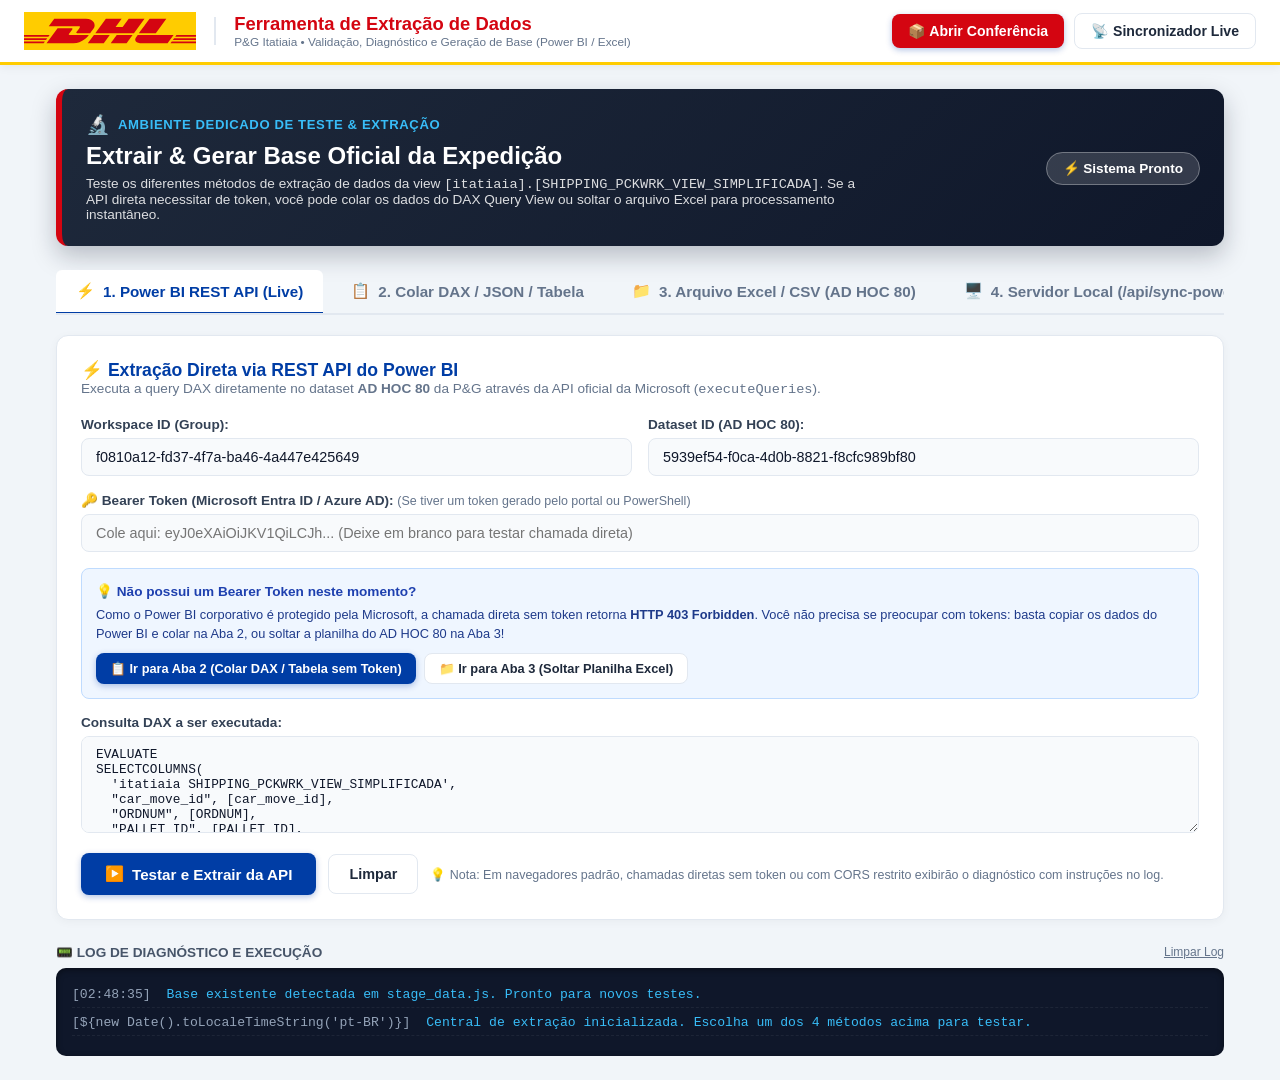
<file: extrair.html>
<!DOCTYPE html>
<html lang="pt-BR">
<head>
  <meta charset="UTF-8">
  <meta name="viewport" content="width=device-width, initial-scale=1.0">
  <title>DHL • Central de Extração e Teste de Dados (Power BI / WMS)</title>
  <link rel="stylesheet" href="style.css">
  <style>
    :root {
      --dhl-red: #D40511;
      --dhl-yellow: #FFCC00;
      --dhl-dark: #1E293B;
      --dhl-blue: #003DA5;
      --dhl-gray: #F8FAFC;
      --dhl-border: #E2E8F0;
      --dhl-green: #10B981;
    }

    body {
      background: #F1F5F9;
      font-family: -apple-system, BlinkMacSystemFont, "Segoe UI", Roboto, Helvetica, Arial, sans-serif;
      margin: 0;
      padding: 0;
      color: var(--dhl-dark);
    }

    .extract-header {
      background: #FFFFFF;
      border-bottom: 3px solid var(--dhl-yellow);
      box-shadow: 0 2px 10px rgba(0,0,0,0.06);
      padding: 12px 24px;
      display: flex;
      justify-content: space-between;
      align-items: center;
      position: sticky;
      top: 0;
      z-index: 50;
    }

    .extract-brand {
      display: flex;
      align-items: center;
      gap: 14px;
    }

    .extract-logo {
      height: 38px;
      width: auto;
    }

    .extract-container {
      max-width: 1200px;
      margin: 24px auto;
      padding: 0 16px;
    }

    .banner-hero {
      background: linear-gradient(135deg, #1E293B 0%, #0F172A 100%);
      color: #FFFFFF;
      border-radius: 12px;
      padding: 24px;
      margin-bottom: 24px;
      box-shadow: 0 10px 25px rgba(15, 23, 42, 0.25);
      border-left: 6px solid var(--dhl-red);
      display: flex;
      justify-content: space-between;
      align-items: center;
      flex-wrap: wrap;
      gap: 16px;
    }

    .tab-nav {
      display: flex;
      gap: 8px;
      border-bottom: 2px solid var(--dhl-border);
      margin-bottom: 20px;
      overflow-x: auto;
    }

    .tab-btn {
      background: transparent;
      border: none;
      padding: 12px 20px;
      font-size: 0.95rem;
      font-weight: 700;
      color: #64748B;
      cursor: pointer;
      border-bottom: 3px solid transparent;
      margin-bottom: -2px;
      display: inline-flex;
      align-items: center;
      gap: 8px;
      transition: all 0.2s;
      white-space: nowrap;
    }

    .tab-btn:hover {
      color: var(--dhl-blue);
      background: rgba(0, 61, 165, 0.04);
      border-radius: 6px 6px 0 0;
    }

    .tab-btn.active {
      color: var(--dhl-blue);
      border-bottom-color: var(--dhl-blue);
      background: #FFFFFF;
      border-radius: 6px 6px 0 0;
    }

    .card-panel {
      background: #FFFFFF;
      border-radius: 12px;
      padding: 24px;
      border: 1px solid var(--dhl-border);
      box-shadow: 0 2px 10px rgba(0,0,0,0.04);
      margin-bottom: 24px;
    }

    .form-group {
      margin-bottom: 16px;
    }

    .form-label {
      display: block;
      font-size: 0.85rem;
      font-weight: 700;
      color: #334155;
      margin-bottom: 6px;
    }

    .form-input, .form-textarea {
      width: 100%;
      box-sizing: border-box;
      padding: 10px 14px;
      border: 1.5px solid var(--dhl-border);
      border-radius: 8px;
      font-size: 0.9rem;
      color: #0F172A;
      background: #F8FAFC;
      transition: border-color 0.2s;
    }

    .form-input:focus, .form-textarea:focus {
      outline: none;
      border-color: var(--dhl-blue);
      background: #FFFFFF;
    }

    .btn-action {
      background: var(--dhl-blue);
      color: #FFFFFF;
      border: none;
      padding: 12px 24px;
      border-radius: 8px;
      font-weight: 800;
      font-size: 0.95rem;
      cursor: pointer;
      display: inline-flex;
      align-items: center;
      gap: 8px;
      transition: all 0.2s;
      box-shadow: 0 2px 6px rgba(0, 61, 165, 0.3);
    }

    .btn-action:hover {
      background: #002B7A;
      transform: translateY(-1px);
    }

    .btn-action-red {
      background: var(--dhl-red);
      box-shadow: 0 2px 6px rgba(212, 5, 17, 0.3);
    }
    .btn-action-red:hover {
      background: #B0040E;
    }

    .btn-action-green {
      background: #059669;
      box-shadow: 0 2px 6px rgba(5, 150, 105, 0.3);
    }
    .btn-action-green:hover {
      background: #047857;
    }

    .btn-secondary {
      background: #FFFFFF;
      color: #1E293B;
      border: 1.5px solid var(--dhl-border);
      padding: 11px 20px;
      border-radius: 8px;
      font-weight: 700;
      font-size: 0.9rem;
      cursor: pointer;
      display: inline-flex;
      align-items: center;
      gap: 8px;
      transition: all 0.2s;
    }

    .btn-secondary:hover {
      background: #F8FAFC;
      border-color: #CBD5E1;
    }

    .drop-zone {
      border: 2px dashed #94A3B8;
      border-radius: 12px;
      background: #F8FAFC;
      padding: 40px 20px;
      text-align: center;
      cursor: pointer;
      transition: all 0.2s;
    }

    .drop-zone:hover, .drop-zone.dragover {
      border-color: var(--dhl-blue);
      background: #EFF6FF;
    }

    .kpi-row {
      display: grid;
      grid-template-columns: repeat(auto-fit, minmax(200px, 1fr));
      gap: 16px;
      margin-bottom: 20px;
    }

    .kpi-box {
      background: #F8FAFC;
      border: 1px solid var(--dhl-border);
      border-radius: 8px;
      padding: 16px;
      border-left: 4px solid var(--dhl-blue);
    }

    .kpi-lbl {
      font-size: 0.75rem;
      font-weight: 700;
      color: #64748B;
      text-transform: uppercase;
    }

    .kpi-val {
      font-size: 1.6rem;
      font-weight: 900;
      color: #0F172A;
      margin-top: 4px;
    }

    .log-terminal {
      background: #0F172A;
      color: #38BDF8;
      border-radius: 10px;
      padding: 16px;
      font-family: Consolas, Monaco, "Courier New", monospace;
      font-size: 0.82rem;
      max-height: 250px;
      overflow-y: auto;
      line-height: 1.6;
      box-shadow: inset 0 2px 6px rgba(0,0,0,0.4);
    }

    .log-line {
      margin-bottom: 4px;
      border-bottom: 1px dashed rgba(255,255,255,0.06);
      padding-bottom: 2px;
    }
    .log-time { color: #94A3B8; margin-right: 8px; }
    .log-ok { color: #4ADE80; font-weight: bold; }
    .log-err { color: #F87171; font-weight: bold; }
    .log-warn { color: #FBBF24; }

    .data-table-container {
      max-height: 380px;
      overflow-y: auto;
      border: 1px solid var(--dhl-border);
      border-radius: 8px;
      background: #FFFFFF;
    }

    .data-table {
      width: 100%;
      border-collapse: collapse;
      font-size: 0.82rem;
      text-align: left;
    }

    .data-table th {
      background: #F8FAFC;
      color: #475569;
      font-weight: 800;
      padding: 10px 12px;
      border-bottom: 2px solid var(--dhl-border);
      position: sticky;
      top: 0;
      z-index: 10;
    }

    .data-table td {
      padding: 8px 12px;
      border-bottom: 1px solid #F1F5F9;
      color: #1E293B;
    }

    .data-table tr:hover {
      background: #F8FAFC;
    }
  </style>
</head>
<body>

  <!-- Topbar -->
  <header class="extract-header">
    <div class="extract-brand">
      <img src="dhl_logo.svg" alt="DHL" class="extract-logo" onerror="this.onerror=null; this.src='dhl_logo.png';">
      <div style="border-left: 2px solid var(--dhl-border); height: 28px; margin: 0 4px;"></div>
      <div>
        <h1 style="font-size: 1.15rem; font-weight: 900; margin: 0; color: #D40511;">Ferramenta de Extração de Dados</h1>
        <div style="font-size: 0.74rem; color: #64748B;">P&amp;G Itatiaia • Validação, Diagnóstico e Geração de Base (Power BI / Excel)</div>
      </div>
    </div>

    <div style="display: flex; gap: 10px; align-items: center;">
      <a href="index.html" class="btn-action" style="text-decoration: none; padding: 9px 16px; font-size: 0.88rem; background: var(--dhl-red);">
        📦 Abrir Conferência
      </a>
      <a href="sincronizador.html" class="btn-secondary" style="text-decoration: none; padding: 9px 16px; font-size: 0.88rem;">
        📡 Sincronizador Live
      </a>
    </div>
  </header>

  <main class="extract-container">

    <!-- Hero Banner -->
    <section class="banner-hero">
      <div>
        <div style="display: flex; align-items: center; gap: 8px; margin-bottom: 6px;">
          <span style="font-size: 1.2rem;">🔬</span>
          <span style="font-weight: 800; text-transform: uppercase; letter-spacing: 0.6px; font-size: 0.82rem; color: #38BDF8;">Ambiente Dedicado de Teste & Extração</span>
        </div>
        <h2 style="margin: 0; font-size: 1.5rem; font-weight: 900;">Extrair & Gerar Base Oficial da Expedição</h2>
        <p style="margin: 6px 0 0 0; font-size: 0.85rem; opacity: 0.85; max-width: 780px;">
          Teste os diferentes métodos de extração de dados da view <code>[itatiaia].[SHIPPING_PCKWRK_VIEW_SIMPLIFICADA]</code>. 
          Se a API direta necessitar de token, você pode colar os dados do DAX Query View ou soltar o arquivo Excel para processamento instantâneo.
        </p>
      </div>
      <div style="text-align: right;">
        <span id="badgeStatusGeral" style="background: rgba(255,255,255,0.15); padding: 8px 16px; border-radius: 20px; font-size: 0.85rem; font-weight: 800; border: 1px solid rgba(255,255,255,0.3);">
          ⚡ Sistema Pronto
        </span>
      </div>
    </section>

    <!-- Navegação de Abas -->
    <div class="tab-nav">
      <button type="button" class="tab-btn active" onclick="selecionarAba('tabApi')">
        <span>⚡</span> 1. Power BI REST API (Live)
      </button>
      <button type="button" class="tab-btn" onclick="selecionarAba('tabColar')">
        <span>📋</span> 2. Colar DAX / JSON / Tabela
      </button>
      <button type="button" class="tab-btn" onclick="selecionarAba('tabExcel')">
        <span>📁</span> 3. Arquivo Excel / CSV (AD HOC 80)
      </button>
      <button type="button" class="tab-btn" onclick="selecionarAba('tabLocal')">
        <span>🖥️</span> 4. Servidor Local (/api/sync-powerbi)
      </button>
    </div>

    <!-- ========================================================
         ABA 1: POWER BI REST API (LIVE)
         ======================================================== -->
    <section id="tabApi" class="card-panel">
      <h3 style="margin-top:0; font-size: 1.1rem; color: #003DA5;">⚡ Extração Direta via REST API do Power BI</h3>
      <p style="font-size: 0.85rem; color: #64748B; margin-bottom: 20px;">
        Executa a query DAX diretamente no dataset <b>AD HOC 80</b> da P&amp;G através da API oficial da Microsoft (<code>executeQueries</code>).
      </p>

      <div style="display: grid; grid-template-columns: 1fr 1fr; gap: 16px;">
        <div class="form-group">
          <label class="form-label">Workspace ID (Group):</label>
          <input type="text" id="apiWorkspaceId" class="form-input" value="f0810a12-fd37-4f7a-ba46-4a447e425649">
        </div>
        <div class="form-group">
          <label class="form-label">Dataset ID (AD HOC 80):</label>
          <input type="text" id="apiDatasetId" class="form-input" value="5939ef54-f0ca-4d0b-8821-f8cfc989bf80">
        </div>
      </div>

      <div class="form-group">
        <label class="form-label">
          🔑 Bearer Token (Microsoft Entra ID / Azure AD):
          <span style="font-weight: normal; color: #64748B; font-size: 0.78rem;">(Se tiver um token gerado pelo portal ou PowerShell)</span>
        </label>
        <input type="password" id="apiBearerToken" class="form-input" placeholder="Cole aqui: eyJ0eXAiOiJKV1QiLCJh... (Deixe em branco para testar chamada direta)">
      </div>

      <!-- Guia Rápido quando não houver Token -->
      <div style="background: #EFF6FF; border: 1.5px solid #BFDBFE; border-radius: 8px; padding: 14px; margin-bottom: 16px;">
        <div style="font-size: 0.85rem; font-weight: 800; color: #1E40AF; margin-bottom: 6px;">
          💡 Não possui um Bearer Token neste momento?
        </div>
        <div style="font-size: 0.8rem; color: #1E3A8A; line-height: 1.5; margin-bottom: 10px;">
          Como o Power BI corporativo é protegido pela Microsoft, a chamada direta sem token retorna <b>HTTP 403 Forbidden</b>. Você não precisa se preocupar com tokens: basta copiar os dados do Power BI e colar na Aba 2, ou soltar a planilha do AD HOC 80 na Aba 3!
        </div>
        <div style="display: flex; gap: 8px; flex-wrap: wrap;">
          <button type="button" class="btn-action" style="padding: 7px 14px; font-size: 0.8rem; background: #003DA5;" onclick="selecionarAba('tabColar')">
            📋 Ir para Aba 2 (Colar DAX / Tabela sem Token)
          </button>
          <button type="button" class="btn-secondary" style="padding: 7px 14px; font-size: 0.8rem;" onclick="selecionarAba('tabExcel')">
            📁 Ir para Aba 3 (Soltar Planilha Excel)
          </button>
        </div>
      </div>

      <div class="form-group">
        <label class="form-label">Consulta DAX a ser executada:</label>
        <textarea id="apiDaxQuery" class="form-textarea" rows="5" style="font-family: monospace; font-size: 0.8rem;">EVALUATE
SELECTCOLUMNS(
  'itatiaia SHIPPING_PCKWRK_VIEW_SIMPLIFICADA',
  "car_move_id", [car_move_id],
  "ORDNUM", [ORDNUM],
  "PALLET_ID", [PALLET_ID],
  "DSTLOC", [DSTLOC],
  "PRTNUM", [PRTNUM],
  "QTD_CAIXAS", [QTD_CAIXAS]
)</textarea>
      </div>

      <div style="display: flex; gap: 12px; align-items: center; flex-wrap: wrap;">
        <button type="button" class="btn-action" id="btnTestarApi" onclick="executarExtracaoApi()">
          <span>▶️</span> Testar e Extrair da API
        </button>
        <button type="button" class="btn-secondary" onclick="limparCamposApi()">
          Limpar
        </button>
        <span style="font-size: 0.78rem; color: #64748B;">
          💡 Nota: Em navegadores padrão, chamadas diretas sem token ou com CORS restrito exibirão o diagnóstico com instruções no log.
        </span>
      </div>
    </section>

    <!-- ========================================================
         ABA 2: COLAR DAX / JSON / TABELA
         ======================================================== -->
    <section id="tabColar" class="card-panel" style="display: none;">
      <h3 style="margin-top:0; font-size: 1.1rem; color: #003DA5;">📋 Extração por Colagem Direta (Zero Dependência de Token)</h3>
      <p style="font-size: 0.85rem; color: #64748B; margin-bottom: 20px;">
        Abra o relatório ou DAX Query View no Power BI Desktop / Web, copie os dados e cole abaixo. O sistema aceita <b>JSON da API</b>, <b>Tabela copiada do Power BI (com tabulações)</b> ou <b>CSV</b>.
      </p>

      <div class="form-group">
        <label class="form-label">Cole aqui os dados copiados:</label>
        <textarea id="colarInputTexto" class="form-textarea" rows="10" style="font-family: monospace; font-size: 0.8rem;" placeholder="Cole aqui o JSON retornado pela API ou a tabela copiada com as colunas: car_move_id, PALLET_ID, DSTLOC, PRTNUM, QTD_CAIXAS..."></textarea>
      </div>

      <div style="display: flex; gap: 12px; align-items: center; flex-wrap: wrap;">
        <button type="button" class="btn-action btn-action-green" onclick="processarDadosColados()">
          <span>🚀</span> Converter e Gerar Base Oficial
        </button>
        <button type="button" class="btn-secondary" onclick="colarExemploTeste()">
          Carregar Exemplo de Teste
        </button>
        <button type="button" class="btn-secondary" onclick="document.getElementById('colarInputTexto').value=''">
          Limpar
        </button>
      </div>
    </section>

    <!-- ========================================================
         ABA 3: ARQUIVO EXCEL / CSV (AD HOC 80)
         ======================================================== -->
    <section id="tabExcel" class="card-panel" style="display: none;">
      <h3 style="margin-top:0; font-size: 1.1rem; color: #003DA5;">📁 Extração a Partir de Arquivo Excel / Planilha WMS</h3>
      <p style="font-size: 0.85rem; color: #64748B; margin-bottom: 20px;">
        Solte a planilha do <b>AD HOC 80</b> (<code>.xlsx</code>, <code>.xls</code> ou <code>.csv</code>) ou a <b>Guia de Conferência</b> exportada do WMS. O processamento é instantâneo e 100% offline.
      </p>

      <div id="dropZoneExcel" class="drop-zone" onclick="document.getElementById('fileInputExcel').click()">
        <div style="font-size: 2.8rem; margin-bottom: 12px;">📊</div>
        <div style="font-size: 1.1rem; font-weight: 800; color: #1E293B;">Arraste e solte a planilha aqui</div>
        <div style="font-size: 0.85rem; color: #64748B; margin-top: 6px;">Ou clique para selecionar (xlsx, xls, csv)</div>
        <input type="file" id="fileInputExcel" accept=".xlsx, .xls, .csv" style="display: none;" onchange="aoSelecionarArquivoExcel(event)">
      </div>

      <div style="display: flex; justify-content: center; margin-top: 16px; gap: 12px; flex-wrap: wrap;">
        <a href="https://pgone.sharepoint.com/:x:/s/ServidorDHL/IQDMso4jCIUAQ?download=1" target="_blank" class="btn-action" style="background: #003DA5; text-decoration: none;">
          <span>☁️</span> Baixar ADHOC_80.csv do SharePoint Nuvem
        </a>
        <button type="button" class="btn-action" style="background: #059669;" onclick="carregarBaseOfflineExistente()">
          <span>📥</span> Carregar Base Offline Existente no Sistema (stage_data.js)
        </button>
      </div>
    </section>

    <!-- ========================================================
         ABA 4: SERVIDOR LOCAL
         ======================================================== -->
    <section id="tabLocal" class="card-panel" style="display: none;">
      <h3 style="margin-top:0; font-size: 1.1rem; color: #003DA5;">🖥️ Extração via Servidor Local Backend (/api/sync-powerbi)</h3>
      <p style="font-size: 0.85rem; color: #64748B; margin-bottom: 20px;">
        Se você estiver rodando o servidor local (ex: via <code>servidor_web.ps1</code> na porta 8080), ele executa a autenticação Entra ID e busca os dados sem limitações de navegador.
      </p>

      <div style="background: #F8FAFC; border: 1px solid var(--dhl-border); border-radius: 8px; padding: 16px; margin-bottom: 16px;">
        <div style="font-weight: 700; font-size: 0.9rem; margin-bottom: 6px;">Endpoint Local:</div>
        <code id="txtLocalEndpoint" style="color: #003DA5; font-size: 0.9rem;">/api/sync-powerbi</code>
      </div>

      <div style="display: flex; gap: 12px; align-items: center;">
        <button type="button" class="btn-action" onclick="testarServidorLocal()">
          <span>⚡</span> Chamar Servidor Local
        </button>
      </div>
    </section>

    <!-- ========================================================
         PAINEL DE RESULTADOS & EXPORTAÇÕES
         ======================================================== -->
    <section id="sectionResultados" class="card-panel" style="display: none;">
      <div style="display: flex; justify-content: space-between; align-items: center; margin-bottom: 16px; flex-wrap: wrap; gap: 12px;">
        <div>
          <h3 style="margin: 0; font-size: 1.15rem; color: #0F172A; font-weight: 900;">
            📊 Dados Extraídos com Sucesso
          </h3>
          <span id="txtOrigemExtraida" style="font-size: 0.78rem; color: #64748B;">Origem dos dados</span>
        </div>

        <div style="display: flex; gap: 8px; flex-wrap: wrap;">
          <button type="button" class="btn-action btn-action-green" onclick="salvarNaMemoriaDoNavegador()" title="Aplica diretamente no sistema de conferência deste navegador">
            <span>💾</span> Aplicar no Sistema
          </button>
          <button type="button" class="btn-action" onclick="baixarStageDataJs()" title="Baixar arquivo stage_data.js para colocar na pasta oficial">
            <span>📥</span> Baixar stage_data.js
          </button>
          <button type="button" class="btn-action" style="background: #475569;" onclick="baixarStageDataJson()" title="Baixar JSON">
            <span>📥</span> Baixar stage_data.json
          </button>
          <button type="button" class="btn-secondary" onclick="baixarPlanilhaExcel()" title="Baixar planilha Excel formatada">
            <span>📊</span> Baixar Excel (.xlsx)
          </button>
          <button type="button" class="btn-action btn-action-red" onclick="transmitirOnTime()" title="Transmitir para todos os coletores e computadores conectados na rede via MQTT">
            <span>📡</span> Transmitir Live (On-Time)
          </button>
        </div>
      </div>

      <!-- KPIs da Extração -->
      <div class="kpi-row">
        <div class="kpi-box">
          <div class="kpi-lbl">🚚 Embarques</div>
          <div id="resEmbarques" class="kpi-val">0</div>
        </div>
        <div class="kpi-box" style="border-left-color: var(--dhl-red);">
          <div class="kpi-lbl">📦 Paletes (LPNs)</div>
          <div id="resPaletes" class="kpi-val">0</div>
        </div>
        <div class="kpi-box" style="border-left-color: #059669;">
          <div class="kpi-lbl">🔢 Caixas / Peças</div>
          <div id="resPecas" class="kpi-val">0</div>
        </div>
        <div class="kpi-box" style="border-left-color: #D97706;">
          <div class="kpi-lbl">🏷️ SKUs Distintos</div>
          <div id="resSkus" class="kpi-val">0</div>
        </div>
        <div class="kpi-box" style="border-left-color: #7C3AED;">
          <div class="kpi-lbl">📍 Stages Mapeados</div>
          <div id="resStages" class="kpi-val">0</div>
        </div>
      </div>

      <!-- Prévia dos Dados com Busca -->
      <div style="display: flex; justify-content: space-between; align-items: center; margin-bottom: 8px;">
        <span style="font-size: 0.85rem; font-weight: 700; color: #475569;">Prévia dos Primeiros Registros:</span>
        <input type="text" id="inputBuscaPrevia" class="form-input" style="width: 260px; padding: 6px 10px; font-size: 0.8rem;" placeholder="Buscar por Embarque, LPN ou Stage..." oninput="filtrarPrevia()">
      </div>

      <div class="data-table-container">
        <table class="data-table">
          <thead>
            <tr>
              <th>#</th>
              <th>Embarque</th>
              <th>Palete (LPN)</th>
              <th>Stage</th>
              <th>Order Num</th>
              <th>SKU</th>
              <th>Descrição do Produto</th>
              <th>Lote</th>
              <th>Qtd Caixas</th>
            </tr>
          </thead>
          <tbody id="corpoTabelaPrevia"></tbody>
        </table>
      </div>
    </section>

    <!-- ========================================================
         CONSOLE DE LOG & DIAGNÓSTICO
         ======================================================== -->
    <section>
      <div style="display: flex; justify-content: space-between; align-items: center; margin-bottom: 8px;">
        <div style="font-size: 0.85rem; font-weight: 800; color: #475569; text-transform: uppercase;">
          📟 Log de Diagnóstico e Execução
        </div>
        <button type="button" style="background: none; border: none; color: #64748B; font-size: 0.75rem; cursor: pointer; text-decoration: underline;" onclick="document.getElementById('logTerminalList').innerHTML=''">
          Limpar Log
        </button>
      </div>

      <div id="logTerminalList" class="log-terminal">
        <div class="log-line">
          <span class="log-time">[${new Date().toLocaleTimeString('pt-BR')}]</span>
          <span>Central de extração inicializada. Escolha um dos 4 métodos acima para testar.</span>
        </div>
      </div>
    </section>

  </main>

  <!-- Bibliotecas Locais com Fallback CDN -->
  <script src="xlsx.full.min.js"></script>
  <script src="mqtt.min.js"></script>
  <script>if (typeof mqtt === 'undefined') { document.write('<script src="https://unpkg.com/mqtt@4.3.7/dist/mqtt.min.js"><\/script>'); }</script>
  <script src="stage_data.js"></script>

  <script>
    /* =========================================================
       ESTADO GLOBAL DA FERRAMENTA DE EXTRAÇÃO
       ========================================================= */
    let dadosExtraidosGlobal = null;
    let linhasAchatadasGlobal = [];
    let mqttClient = null;

    function addLog(msg, tipo = 'info') {
      const box = document.getElementById('logTerminalList');
      if (!box) return;
      const t = new Date().toLocaleTimeString('pt-BR');
      const div = document.createElement('div');
      div.className = 'log-line';
      let classeTipo = '';
      if (tipo === 'ok') classeTipo = 'log-ok';
      else if (tipo === 'err') classeTipo = 'log-err';
      else if (tipo === 'warn') classeTipo = 'log-warn';

      div.innerHTML = `<span class="log-time">[${t}]</span> <span class="${classeTipo}">${msg}</span>`;
      box.insertBefore(div, box.firstChild);
    }

    function selecionarAba(idAba) {
      document.querySelectorAll('.card-panel').forEach(card => {
        if (card.id !== 'sectionResultados') card.style.display = 'none';
      });
      document.querySelectorAll('.tab-btn').forEach(btn => btn.classList.remove('active'));

      const aba = document.getElementById(idAba);
      if (aba) aba.style.display = 'block';

      const botoes = document.querySelectorAll('.tab-btn');
      if (idAba === 'tabApi') botoes[0]?.classList.add('active');
      if (idAba === 'tabColar') botoes[1]?.classList.add('active');
      if (idAba === 'tabExcel') botoes[2]?.classList.add('active');
      if (idAba === 'tabLocal') botoes[3]?.classList.add('active');
    }

    /* =========================================================
       MÉTODO 1: POWER BI REST API DIRECT TEST
       ========================================================= */
    async function executarExtracaoApi() {
      const workspaceId = document.getElementById('apiWorkspaceId').value.trim();
      const datasetId = document.getElementById('apiDatasetId').value.trim();
      const token = document.getElementById('apiBearerToken').value.trim();
      const daxQuery = document.getElementById('apiDaxQuery').value.trim();
      const btn = document.getElementById('btnTestarApi');

      if (!workspaceId || !datasetId) {
        alert('Informe o Workspace ID e Dataset ID.');
        return;
      }

      btn.disabled = true;
      btn.innerHTML = '⏳ Conectando à API Power BI...';
      addLog(`Disparando chamada REST API para Workspace: ${workspaceId} | Dataset: ${datasetId}...`);

      const url = `https://api.powerbi.com/v1.0/myorg/groups/${workspaceId}/datasets/${datasetId}/executeQueries`;

      const headers = {
        'Content-Type': 'application/json'
      };
      if (token) {
        headers['Authorization'] = token.startsWith('Bearer ') ? token : `Bearer ${token}`;
        addLog('Token de autenticação Bearer anexado ao cabeçalho.');
      } else {
        addLog('Aviso: Nenhum Bearer Token informado. Testando chamada pública / sem credenciais...', 'warn');
      }

      const sw = performance.now();
      try {
        const response = await fetch(url, {
          method: 'POST',
          headers: headers,
          body: JSON.stringify({
            queries: [{ query: daxQuery }],
            serializerSettings: { includeNulls: true }
          })
        });

        const elapsed = Math.round(performance.now() - sw);
        addLog(`Resposta recebida em ${elapsed}ms com Status HTTP: ${response.status} (${response.statusText})`);

        const rawText = await response.text();
        let data = null;
        try { data = JSON.parse(rawText); } catch(e) {}

        if (!response.ok) {
          const det = data ? JSON.stringify(data) : rawText;

          if (response.status === 401 || response.status === 403) {
            addLog(`✖ Erro ${response.status} (Acesso Restrito): A API da Microsoft exige Bearer Token autenticado para o dataset AD HOC 80.`, 'err');
            addLog(`💡 Como resolver agora sem precisar de token:`, 'warn');
            addLog(`1. Aba 2 ("📋 Colar DAX / Tabela"): Abra o Power BI (Desktop ou Web), copie os dados e cole aqui (100% autônomo!).`, 'info');
            addLog(`2. Aba 3 ("📁 Arquivo Excel"): Solte a planilha do AD HOC 80 para processamento offline imediato.`, 'info');
            addLog(`3. Ou informe um Bearer Token válido no campo acima.`, 'info');
          } else {
            addLog(`✖ Erro ${response.status}: ${det}`, 'err');
          }
          alert(`API Power BI retornou HTTP ${response.status} (Autenticação Necessária).\n\nA chamada pública foi bloqueada porque a Microsoft exige autenticação para consultar o dataset.\n\nPara extrair sem depender de token, utilize a Aba 2 ("Colar DAX / Tabela") ou a Aba 3 ("Arquivo Excel")!`);
          return;
        }

        const rows = data?.results?.[0]?.tables?.[0]?.rows;
        if (!rows || !Array.isArray(rows) || rows.length === 0) {
          addLog('A API respondeu com status 200, porém nenhuma linha foi retornada.', 'warn');
          alert('Consulta executada, mas nenhuma linha foi retornada pela view.');
          return;
        }

        addLog(`✔ Sucesso! ${rows.length} registros recebidos da API Power BI!`, 'ok');
        processarLinhasBrutas(rows, 'Power BI REST API (Live)');

      } catch (err) {
        const elapsed = Math.round(performance.now() - sw);
        addLog(`✖ Falha de conexão (${elapsed}ms): ${err.message}`, 'err');
        if (err.name === 'TypeError' && err.message.includes('fetch')) {
          addLog(`Diagnóstico de Rede: Possível bloqueio de CORS pelo navegador ou política corporativa da Microsoft. Para contornar 100% no navegador, utilize a Aba 2 ("Colar DAX / JSON") ou a Aba 3 ("Arquivo Excel").`, 'warn');
        }
        alert(`Falha ao conectar com o Power BI:\n${err.message}\n\nVerifique o console de log para orientações.`);
      } finally {
        btn.disabled = false;
        btn.innerHTML = '<span>▶️</span> Testar e Extrair da API';
      }
    }

    function limparCamposApi() {
      document.getElementById('apiBearerToken').value = '';
    }

    /* =========================================================
       MÉTODO 2: COLAR DAX / JSON / TABELA
       ========================================================= */
    function processarDadosColados() {
      const raw = document.getElementById('colarInputTexto').value.trim();
      if (!raw) {
        alert('Cole os dados no campo de texto antes de processar.');
        return;
      }

      addLog('Processando dados colados pelo usuário...');
      let rows = null;

      // 1. Tenta JSON
      try {
        const parsed = JSON.parse(raw);
        if (Array.isArray(parsed)) rows = parsed;
        else if (parsed.results?.[0]?.tables?.[0]?.rows) rows = parsed.results[0].tables[0].rows;
        else if (parsed.rows) rows = parsed.rows;
        else if (parsed.embarques) {
          // Já é a estrutura pronta!
          addLog('✔ JSON detectado no formato de banco embarques oficial!', 'ok');
          definirDadosExtraidos(parsed, 'JSON Estruturado Oficial');
          return;
        } else {
          rows = Object.values(parsed);
        }
      } catch (e) {
        // Não é JSON, tenta TSV / Tabela copiada
        const linhas = raw.split(/\r?\n/).filter(l => l.trim().length > 0);
        if (linhas.length > 1) {
          let separador = '\t';
          if (!linhas[0].includes('\t') && linhas[0].includes(';')) separador = ';';
          else if (!linhas[0].includes('\t') && linhas[0].includes(',')) separador = ',';

          const headers = linhas[0].split(separador).map(h => h.trim().replace(/^["']|["']$/g, ''));
          rows = [];
          for (let i = 1; i < linhas.length; i++) {
            const cols = linhas[i].split(separador);
            const obj = {};
            headers.forEach((h, idx) => {
              obj[h] = cols[idx] !== undefined ? cols[idx].trim().replace(/^["']|["']$/g, '') : '';
            });
            rows.push(obj);
          }
        }
      }

      if (!rows || rows.length === 0) {
        addLog('✖ Não foi possível interpretar o formato colado. Certifique-se de colar JSON ou tabela com cabeçalho.', 'err');
        alert('Formato não reconhecido. Cole um JSON da API ou copie a tabela do Power BI com cabeçalhos.');
        return;
      }

      addLog(`✔ ${rows.length} linhas interpretadas da colagem!`, 'ok');
      processarLinhasBrutas(rows, 'Power BI (Colado Manualmente)');
    }

    function colarExemploTeste() {
      const exemplo = [
        {"car_move_id": "00770567815", "ORDNUM": "0770567815", "PALLET_ID": "00100474003115831215", "DSTLOC": "SO029", "PRTNUM": "80810734", "QTD_CAIXAS": "86"},
        {"car_move_id": "00770567815", "ORDNUM": "0770567815", "PALLET_ID": "00100474003115831215", "DSTLOC": "SO029", "PRTNUM": "80810744", "QTD_CAIXAS": "172"},
        {"car_move_id": "00770567815", "ORDNUM": "0770567815", "PALLET_ID": "00100474003114434875", "DSTLOC": "SO029", "PRTNUM": "80327929", "QTD_CAIXAS": "120"},
        {"car_move_id": "00770567820", "ORDNUM": "0770567820", "PALLET_ID": "00100474003115999999", "DSTLOC": "SO035", "PRTNUM": "83915865", "QTD_CAIXAS": "56"}
      ];
      document.getElementById('colarInputTexto').value = JSON.stringify(exemplo, null, 2);
      addLog('Exemplo de teste preenchido no campo de texto.');
    }

    /* =========================================================
       MÉTODO 3: ARQUIVO EXCEL / CSV
       ========================================================= */
    const dropZone = document.getElementById('dropZoneExcel');
    dropZone.addEventListener('dragover', (e) => { e.preventDefault(); dropZone.classList.add('dragover'); });
    dropZone.addEventListener('dragleave', () => dropZone.classList.remove('dragover'));
    dropZone.addEventListener('drop', (e) => {
      e.preventDefault();
      dropZone.classList.remove('dragover');
      const files = e.dataTransfer.files;
      if (files && files[0]) lerArquivoExcel(files[0]);
    });

    function aoSelecionarArquivoExcel(e) {
      const file = e.target.files?.[0];
      if (file) lerArquivoExcel(file);
    }

    function extrairLinhasDeWorkbook(workbook) {
      // 1. Procura a melhor aba (sheet4, aloc, stage, palete ou a primeira)
      let sheetName = workbook.SheetNames[0];
      for (const name of workbook.SheetNames) {
        const lower = name.toLowerCase();
        if (lower.includes('sheet4') || lower.includes('aloc') || lower.includes('palete') || lower.includes('stage') || lower.includes('picking')) {
          sheetName = name;
          break;
        }
      }
      const sheet = workbook.Sheets[sheetName];
      const matrix = XLSX.utils.sheet_to_json(sheet, { header: 1, defval: '' });
      if (!matrix || matrix.length < 2) throw new Error('A planilha selecionada está vazia.');

      // 2. Procura a linha de cabeçalho (pode estar na linha 0, 1, 2, 3...)
      let headerRowIdx = -1;
      let colMap = {};

      for (let r = 0; r < Math.min(matrix.length, 30); r++) {
        const row = matrix[r] || [];
        const detected = {};
        row.forEach((cell, idx) => {
          const val = String(cell || '').trim().toLowerCase();
          if (val.includes('car_move') || val.includes('embarque') || val.includes('carmove')) detected.car_move_id = idx;
          if (val.includes('pallet') || val.includes('palete') || val.includes('lpn') || val.includes('etiqueta')) detected.pallet_id = idx;
          if (val.includes('stage') || val.includes('dstloc') || val.includes('destino')) detected.dstloc = idx;
          if (val.includes('sku') || val.includes('prtnum') || val.includes('material')) detected.prtnum = idx;
          if (val.includes('qtd') || val.includes('caixa') || val.includes('quantidade') || val.includes('pckqty')) detected.qtd_caixas = idx;
          if (val.includes('lote') || val.includes('lotnum')) detected.lotnum = idx;
          if (val.includes('ordnum') || val.includes('order_num') || val.includes('pedido')) detected.ordnum = idx;
          if (val.includes('desc') || val.includes('descricao')) detected.desc_produto = idx;
        });

        // Se encontrou ao menos embarque e palete/LPN
        if (detected.car_move_id !== undefined && detected.pallet_id !== undefined) {
          headerRowIdx = r;
          colMap = detected;
          break;
        }
      }

      if (headerRowIdx !== -1) {
        addLog(`Cabeçalho identificado na linha ${headerRowIdx + 1} da aba "${sheetName}".`);
        const rows = [];
        for (let r = headerRowIdx + 1; r < matrix.length; r++) {
          const row = matrix[r] || [];
          const obj = {};
          Object.keys(colMap).forEach(key => {
            const colIdx = colMap[key];
            obj[key] = row[colIdx] !== undefined ? String(row[colIdx]).trim() : '';
          });
          if (obj.car_move_id && obj.pallet_id) {
            rows.push(obj);
          }
        }
        return rows;
      }

      // Se não encontrou cabeçalho tabular nas primeiras linhas, tenta leitura direta
      return XLSX.utils.sheet_to_json(sheet, { defval: '' });
    }

    function lerArquivoExcel(file) {
      if (typeof XLSX === 'undefined') {
        alert('Biblioteca SheetJS ainda está carregando. Aguarde 2 segundos.');
        return;
      }
      addLog(`Lendo arquivo: ${file.name} (${(file.size / 1024).toFixed(1)} KB)...`);
      const reader = new FileReader();
      reader.onload = function(evt) {
        try {
          const data = new Uint8Array(evt.target.result);
          const workbook = XLSX.read(data, { type: 'array' });
          const rows = extrairLinhasDeWorkbook(workbook);

          addLog(`✔ Planilha lida com sucesso! ${rows.length} registros extraídos.`, 'ok');
          processarLinhasBrutas(rows, `Arquivo: ${file.name}`);
        } catch (err) {
          addLog(`✖ Erro ao ler planilha: ${err.message}`, 'err');
          alert('Erro ao processar planilha: ' + err.message);
        }
      };
      reader.readAsArrayBuffer(file);
    }

    async function carregarBaseOfflineExistente() {
      addLog('Carregando base offline do sistema (stage_data.js / stage_data.json)...');
      if (window.EMBEDDED_STAGE_DATA && window.EMBEDDED_STAGE_DATA.embarques) {
        addLog(`✔ Base offline carregada com sucesso de stage_data.js!`, 'ok');
        definirDadosExtraidos(window.EMBEDDED_STAGE_DATA, 'Base Offline (stage_data.js)');
        return;
      }

      try {
        const resp = await fetch('stage_data.json?t=' + Date.now());
        if (resp.ok) {
          const db = await resp.json();
          if (db && db.embarques) {
            addLog(`✔ Base offline carregada com sucesso de stage_data.json!`, 'ok');
            definirDadosExtraidos(db, 'Base Offline (stage_data.json)');
            return;
          }
        }
      } catch (e) {}

      addLog('✖ Não foi possível ler stage_data.js nem stage_data.json.', 'err');
      alert('Base offline não encontrada. Solte o arquivo Excel na Aba 3 ou cole na Aba 2.');
    }

    /* =========================================================
       MÉTODO 4: SERVIDOR LOCAL
       ========================================================= */
    async function testarServidorLocal() {
      addLog('Testando conexão com servidor local (/api/sync-powerbi)...');
      try {
        const resp = await fetch('/api/sync-powerbi', { method: 'POST' });
        if (!resp.ok) throw new Error(`Servidor respondeu com código ${resp.status}`);
        const json = await resp.json();
        addLog(`✔ Resposta do servidor local recebida: ${JSON.stringify(json)}`, 'ok');

        // Carrega stage_data.json atualizado
        const r2 = await fetch('stage_data.json?t=' + Date.now());
        if (r2.ok) {
          const db = await r2.json();
          definirDadosExtraidos(db, 'Servidor Local (PowerShell API)');
        }
      } catch (err) {
        addLog(`✖ Servidor local indisponível ou offline: ${err.message}`, 'err');
        addLog('Nota: Se estiver abrindo o arquivo direto pelo navegador (file://), inicie o "servidor_web.ps1" ou utilize as Abas 2 ou 3.', 'warn');
        alert('Servidor local indisponível: ' + err.message);
      }
    }

    /* =========================================================
       CONVERSOR UNIVERSAL DE LINHAS PARA BANCO DE DADOS
       ========================================================= */
    function normalizarChave(k) {
      let str = String(k || '').trim();
      const bracketMatch = str.match(/\[([^\]]+)\]/);
      if (bracketMatch) str = bracketMatch[1];
      return str
        .replace(/[\[\]']/g, '')
        .replace(/^.*(?:\.|\/)/, '')
        .trim()
        .toLowerCase();
    }

    function processarLinhasBrutas(rawRows, fonteDesc) {
      if (!Array.isArray(rawRows) || rawRows.length === 0) {
        addLog('Nenhuma linha recebida para processamento.', 'warn');
        return;
      }

      addLog(`Normalizando colunas e agrupando paletes de ${rawRows.length} registros...`);
      const dict = {};
      let totalPecas = 0;
      let linhasProcessadas = 0;

      rawRows.forEach(row => {
        const clean = {};
        Object.keys(row).forEach(k => {
          clean[normalizarChave(k)] = row[k];
        });

        const embId = String(clean.car_move_id || clean.car_move || clean.embarque || clean.carmove || '').trim();
        const palId = String(clean.pallet_id || clean.palete_id || clean.lpn || clean.etiqueta || clean.palete || '').trim();
        if (!embId || !palId) return;

        const ordNum = String(clean.ordnum || clean.order_num || clean.pedido || '').trim();
        const stage = String(clean.dstloc || clean.stage || clean.destino || '').trim();
        const sku = String(clean.prtnum || clean.sku || clean.material || '').trim();
        const lote = String(clean.lotnum || clean.lote || '').trim();
        const qtd = parseInt(clean.qtd_caixas || clean.caixas || clean.pckqty || clean.qtd || clean.quantidade || 0, 10) || 0;
        const descProd = String(clean.desc_produto || clean.descricao || clean.prtdes || clean.desc_resumo || (sku ? `Material ${sku}` : 'Material')).trim();

        if (!dict[embId]) {
          dict[embId] = {
            embarque: embId,
            total_paletes: 0,
            total_pecas: 0,
            stages: new Set(),
            pal: new Map()
          };
        }

        const e = dict[embId];
        if (stage) e.stages.add(stage);

        if (!e.pal.has(palId)) {
          e.pal.set(palId, {
            palete: palId,
            stage: stage,
            order_num: ordNum,
            itens: [],
            qtd_total: 0,
            sku_resumo: sku || 'Material',
            desc_resumo: descProd
          });
        }

        const p = e.pal.get(palId);
        p.itens.push({
          sku: sku || 'Material',
          desc_produto: descProd,
          lote: lote,
          qtd: qtd,
          order_num: ordNum
        });
        p.qtd_total += qtd;
        e.total_pecas += qtd;
        totalPecas += qtd;
        linhasProcessadas++;
      });

      const embarquesObj = {};
      Object.values(dict).forEach(e => {
        const palArray = Array.from(e.pal.values());
        embarquesObj[e.embarque] = {
          embarque: e.embarque,
          total_paletes: palArray.length,
          total_pecas: e.total_pecas,
          stages: Array.from(e.stages),
          paletes: palArray
        };
        // Cria alias sem zeros
        const alias = e.embarque.replace(/^0+/, '');
        if (alias && alias !== e.embarque) {
          embarquesObj[alias] = embarquesObj[e.embarque];
        }
      });

      const totalEmbarquesUnicos = Object.values(dict).length;
      if (totalEmbarquesUnicos === 0) {
        addLog('✖ Nenhuma LPN ou Embarque válido pôde ser extraído das linhas informadas.', 'err');
        alert('Não foi possível identificar colunas válidas (car_move_id, pallet_id, dstloc). Verifique seus dados.');
        return;
      }

      const bancoPronto = {
        meta: {
          versao: '2.0',
          atualizacao: new Date().toISOString(),
          fonte: fonteDesc,
          total_embarques: totalEmbarquesUnicos,
          total_paletes: linhasProcessadas
        },
        embarques: embarquesObj
      };

      addLog(`✔ Extração finalizada com sucesso: ${totalEmbarquesUnicos} embarques únicos e ${linhasProcessadas} paletes!`, 'ok');
      definirDadosExtraidos(bancoPronto, fonteDesc);
    }

    function definirDadosExtraidos(db, fonteDesc) {
      dadosExtraidosGlobal = db;
      document.getElementById('txtOrigemExtraida').textContent = `Origem: ${fonteDesc} • Extraído em ${new Date().toLocaleTimeString('pt-BR')}`;

      // Monta lista achatada para a prévia e relatórios
      linhasAchatadasGlobal = [];
      const embsUnicos = new Set();
      let totalPal = 0;
      let totalPec = 0;
      const skus = new Set();
      const stages = new Set();

      Object.values(db.embarques || {}).forEach(e => {
        if (!e.embarque || embsUnicos.has(e.embarque)) return;
        embsUnicos.add(e.embarque);

        (e.stages || []).forEach(stg => stages.add(stg));

        (e.paletes || []).forEach(p => {
          totalPal++;
          totalPec += (p.qtd_total || 0);
          if (p.stage) stages.add(p.stage);

          if (p.itens && p.itens.length > 0) {
            p.itens.forEach(it => {
              if (it.sku) skus.add(it.sku);
              linhasAchatadasGlobal.push({
                embarque: e.embarque,
                palete: p.palete,
                stage: p.stage || '',
                order_num: p.order_num || it.order_num || '',
                sku: it.sku || '',
                desc: it.desc_produto || p.desc_resumo || '',
                lote: it.lote || '',
                qtd: it.qtd || 1
              });
            });
          } else {
            if (p.sku_resumo) skus.add(p.sku_resumo);
            linhasAchatadasGlobal.push({
              embarque: e.embarque,
              palete: p.palete,
              stage: p.stage || '',
              order_num: p.order_num || '',
              sku: p.sku_resumo || '',
              desc: p.desc_resumo || '',
              lote: '',
              qtd: p.qtd_total || 1
            });
          }
        });
      });

      // Atualiza KPIs
      document.getElementById('resEmbarques').textContent = embsUnicos.size.toLocaleString('pt-BR');
      document.getElementById('resPaletes').textContent = totalPal.toLocaleString('pt-BR');
      document.getElementById('resPecas').textContent = totalPec.toLocaleString('pt-BR');
      document.getElementById('resSkus').textContent = skus.size.toLocaleString('pt-BR');
      document.getElementById('resStages').textContent = stages.size.toLocaleString('pt-BR');

      document.getElementById('badgeStatusGeral').textContent = `✔ ${embsUnicos.size} Embarques / ${totalPal} Paletes Carregados`;
      document.getElementById('badgeStatusGeral').style.background = '#10B981';

      renderizarPrevia(linhasAchatadasGlobal);
      document.getElementById('sectionResultados').style.display = 'block';
      document.getElementById('sectionResultados').scrollIntoView({ behavior: 'smooth' });
    }

    function renderizarPrevia(linhas) {
      const tbody = document.getElementById('corpoTabelaPrevia');
      tbody.innerHTML = '';
      const limite = Math.min(linhas.length, 100);

      for (let i = 0; i < limite; i++) {
        const item = linhas[i];
        const tr = document.createElement('tr');
        tr.innerHTML = `
          <td>${i + 1}</td>
          <td><b>${item.embarque}</b></td>
          <td><code>${item.palete}</code></td>
          <td><span style="background:#EEF2FF;color:#4338CA;padding:2px 6px;border-radius:4px;font-weight:700;">${item.stage || '--'}</span></td>
          <td>${item.order_num}</td>
          <td><b>${item.sku}</b></td>
          <td>${item.desc}</td>
          <td>${item.lote || '--'}</td>
          <td><b>${item.qtd}</b></td>
        `;
        tbody.appendChild(tr);
      }
    }

    function filtrarPrevia() {
      const termo = document.getElementById('inputBuscaPrevia').value.trim().toLowerCase();
      if (!termo) {
        renderizarPrevia(linhasAchatadasGlobal);
        return;
      }
      const filtradas = linhasAchatadasGlobal.filter(l => 
        l.embarque.toLowerCase().includes(termo) ||
        l.palete.toLowerCase().includes(termo) ||
        l.stage.toLowerCase().includes(termo) ||
        l.sku.toLowerCase().includes(termo)
      );
      renderizarPrevia(filtradas);
    }

    /* =========================================================
       AÇÕES DE EXPORTAÇÃO E APLICAÇÃO
       ========================================================= */
    function salvarNaMemoriaDoNavegador() {
      if (!dadosExtraidosGlobal) return;
      try {
        localStorage.setItem('dhl_stage_database_custom_v1', JSON.stringify(dadosExtraidosGlobal));
        addLog('✔ Base de dados salva com sucesso no localStorage do navegador!', 'ok');
        alert('Base atualizada no navegador! Ao abrir a tela de Conferência (index.html), estes dados estarão disponíveis instantaneamente.');
      } catch (err) {
        addLog(`✖ Erro ao gravar no localStorage: ${err.message}`, 'err');
        alert('Erro ao gravar no localStorage: ' + err.message);
      }
    }

    function baixarStageDataJs() {
      if (!dadosExtraidosGlobal) return;
      addLog('Gerando arquivo stage_data.js...');
      const jsContent = 'window.EMBEDDED_STAGE_DATA = ' + JSON.stringify(dadosExtraidosGlobal, null, 2) + ';\n';
      baixarArquivoTexto('stage_data.js', jsContent, 'application/javascript');
      addLog('✔ Download de stage_data.js iniciado. Salve na pasta oficial para atualizar o sistema permanentemente.', 'ok');
    }

    function baixarStageDataJson() {
      if (!dadosExtraidosGlobal) return;
      addLog('Gerando arquivo stage_data.json...');
      const jsonContent = JSON.stringify(dadosExtraidosGlobal, null, 2);
      baixarArquivoTexto('stage_data.json', jsonContent, 'application/json');
      addLog('✔ Download de stage_data.json iniciado.', 'ok');
    }

    function baixarArquivoTexto(nome, conteudo, tipo) {
      const blob = new Blob([conteudo], { type: tipo });
      const url = URL.createObjectURL(blob);
      const a = document.createElement('a');
      a.href = url;
      a.download = nome;
      document.body.appendChild(a);
      a.click();
      document.body.removeChild(a);
      URL.revokeObjectURL(url);
    }

    function baixarPlanilhaExcel() {
      if (!linhasAchatadasGlobal || linhasAchatadasGlobal.length === 0) return;
      if (typeof XLSX === 'undefined') {
        alert('Biblioteca SheetJS ainda não carregada.');
        return;
      }
      addLog('Gerando planilha Excel (.xlsx)...');
      const linhas = [];
      linhas.push(['EMBARQUE', 'PALETE_LPN', 'STAGE', 'ORDEM_NUM', 'SKU', 'DESCRICAO', 'LOTE', 'QTD_CAIXAS']);

      linhasAchatadasGlobal.forEach(l => {
        linhas.push([l.embarque, l.palete, l.stage, l.order_num, l.sku, l.desc, l.lote, l.qtd]);
      });

      const ws = XLSX.utils.aoa_to_sheet(linhas);
      const wb = XLSX.utils.book_new();
      XLSX.utils.book_append_sheet(wb, ws, 'BASE_EXTRAIDA');

      const dataHoje = new Date().toISOString().slice(0,10);
      XLSX.writeFile(wb, `DHL_Base_Extraida_${dataHoje}.xlsx`);
      addLog(`✔ Planilha Excel baixada com ${linhas.length - 1} registros!`, 'ok');
    }

    function transmitirOnTime() {
      if (!dadosExtraidosGlobal) return;
      if (typeof mqtt === 'undefined') {
        alert('Cliente MQTT não disponível.');
        return;
      }

      addLog('Conectando ao broker MQTT público para transmissão On-Time...');
      const client = mqtt.connect('wss://broker.emqx.io:8084/mqtt', {
        clientId: 'dhl_extractor_' + Math.random().toString(16).substring(2, 8),
        clean: true
      });

      client.on('connect', () => {
        addLog('Conectado ao canal Live. Transmitindo atualização da base...', 'ok');
        const canal = 'dhl/pg_itatiaia/expedicao/PG_ITATIAIA_EXPEDICAO';
        
        // Transmite aviso de nova versão
        const payload = JSON.stringify({
          tipo: 'BASE_COMPLETA_ATUALIZADA',
          remetente: 'Central_Extracao_HTML',
          timestamp: new Date().toISOString(),
          embarques: dadosExtraidosGlobal.embarques
        });

        client.publish(canal, payload, { qos: 0 }, (err) => {
          if (!err) {
            addLog('✔ Transmissão concluída! Todos os coletores e tablets no canal receberam a nova base.', 'ok');
            alert('Base transmitida ao vivo com sucesso para todos os aparelhos conectados!');
          } else {
            addLog(`✖ Falha ao publicar mensagem: ${err.message}`, 'err');
          }
          client.end();
        });
      });

      client.on('error', (err) => {
        addLog(`✖ Erro MQTT: ${err.message}`, 'err');
        client.end();
      });
    }

    // Inicialização
    document.addEventListener('DOMContentLoaded', () => {
      // Se já houver base na memória, podemos carregar para visualização
      if (window.EMBEDDED_STAGE_DATA && window.EMBEDDED_STAGE_DATA.embarques) {
        addLog('Base existente detectada em stage_data.js. Pronto para novos testes.');
      }
    });
  </script>
</body>
</html>
</file>
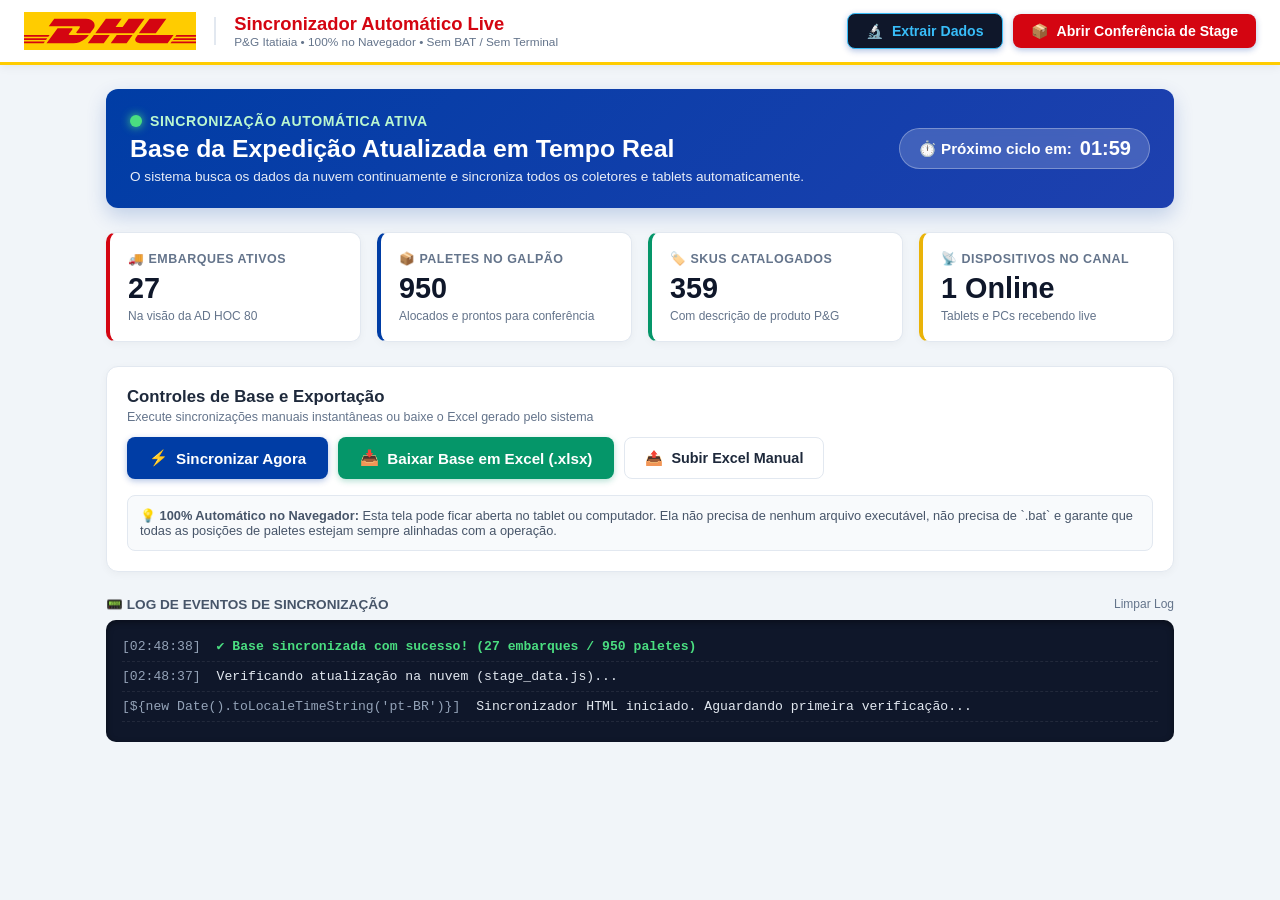
<file: sincronizador.html>
<!DOCTYPE html>
<html lang="pt-BR">
<head>
  <meta charset="UTF-8">
  <meta name="viewport" content="width=device-width, initial-scale=1.0, maximum-scale=1.0, user-scalable=no">
  <title>DHL Supply Chain • Sincronizador Automático Live</title>
  <link rel="stylesheet" href="style.css">
  <style>
    :root {
      --dhl-red: #D40511;
      --dhl-yellow: #FFCC00;
      --dhl-dark: #1E293B;
      --dhl-gray: #F8FAFC;
      --dhl-border: #E2E8F0;
      --dhl-green: #10B981;
      --dhl-blue: #003DA5;
    }

    body {
      background: #F1F5F9;
      font-family: -apple-system, BlinkMacSystemFont, "Segoe UI", Roboto, Helvetica, Arial, sans-serif;
      margin: 0;
      padding: 0;
      color: var(--dhl-dark);
    }

    .sync-header {
      background: #FFFFFF;
      border-bottom: 3px solid var(--dhl-yellow);
      box-shadow: 0 2px 10px rgba(0,0,0,0.06);
      padding: 12px 24px;
      display: flex;
      justify-content: space-between;
      align-items: center;
      position: sticky;
      top: 0;
      z-index: 50;
    }

    .sync-brand {
      display: flex;
      align-items: center;
      gap: 14px;
    }

    .sync-logo {
      height: 38px;
      width: auto;
    }

    .sync-container {
      max-width: 1100px;
      margin: 24px auto;
      padding: 0 16px;
    }

    .status-banner {
      background: linear-gradient(135deg, #003DA5, #1E40AF);
      color: #FFFFFF;
      border-radius: 12px;
      padding: 24px;
      margin-bottom: 24px;
      box-shadow: 0 8px 20px rgba(0, 61, 165, 0.2);
      display: flex;
      justify-content: space-between;
      align-items: center;
      flex-wrap: wrap;
      gap: 16px;
    }

    .countdown-chip {
      background: rgba(255, 255, 255, 0.18);
      border: 1px solid rgba(255, 255, 255, 0.3);
      padding: 8px 18px;
      border-radius: 30px;
      font-size: 0.95rem;
      font-weight: 800;
      display: flex;
      align-items: center;
      gap: 8px;
      backdrop-filter: blur(4px);
    }

    .kpi-grid {
      display: grid;
      grid-template-columns: repeat(auto-fit, minmax(220px, 1fr));
      gap: 16px;
      margin-bottom: 24px;
    }

    .kpi-card {
      background: #FFFFFF;
      border-radius: 10px;
      padding: 18px;
      border: 1px solid var(--dhl-border);
      box-shadow: 0 2px 8px rgba(0,0,0,0.04);
      border-left: 4px solid var(--dhl-red);
      transition: transform 0.2s, box-shadow 0.2s;
    }
    .kpi-card:hover {
      transform: translateY(-2px);
      box-shadow: 0 6px 14px rgba(0,0,0,0.08);
    }

    .kpi-title {
      font-size: 0.78rem;
      font-weight: 700;
      color: #64748B;
      text-transform: uppercase;
      letter-spacing: 0.5px;
      margin-bottom: 6px;
    }

    .kpi-value {
      font-size: 1.8rem;
      font-weight: 900;
      color: #0F172A;
    }

    .action-panel {
      background: #FFFFFF;
      border-radius: 12px;
      padding: 20px;
      border: 1px solid var(--dhl-border);
      box-shadow: 0 2px 8px rgba(0,0,0,0.04);
      margin-bottom: 24px;
    }

    .btn-action-primary {
      background: #003DA5;
      color: #FFFFFF;
      border: none;
      padding: 12px 22px;
      border-radius: 8px;
      font-weight: 800;
      font-size: 0.95rem;
      cursor: pointer;
      display: inline-flex;
      align-items: center;
      gap: 8px;
      box-shadow: 0 2px 6px rgba(0, 61, 165, 0.3);
      transition: all 0.2s;
    }
    .btn-action-primary:hover {
      background: #002B7A;
      transform: translateY(-1px);
    }

    .btn-action-success {
      background: #059669;
      color: #FFFFFF;
      border: none;
      padding: 12px 22px;
      border-radius: 8px;
      font-weight: 800;
      font-size: 0.95rem;
      cursor: pointer;
      display: inline-flex;
      align-items: center;
      gap: 8px;
      box-shadow: 0 2px 6px rgba(5, 150, 105, 0.3);
      transition: all 0.2s;
    }
    .btn-action-success:hover {
      background: #047857;
      transform: translateY(-1px);
    }

    .btn-action-outline {
      background: #FFFFFF;
      color: #1E293B;
      border: 1.5px solid var(--dhl-border);
      padding: 11px 20px;
      border-radius: 8px;
      font-weight: 700;
      font-size: 0.9rem;
      cursor: pointer;
      display: inline-flex;
      align-items: center;
      gap: 8px;
      transition: all 0.2s;
    }
    .btn-action-outline:hover {
      background: #F8FAFC;
      border-color: #CBD5E1;
    }

    .log-box {
      background: #0F172A;
      color: #38BDF8;
      border-radius: 10px;
      padding: 16px;
      font-family: Consolas, Monaco, "Courier New", monospace;
      font-size: 0.82rem;
      max-height: 260px;
      overflow-y: auto;
      line-height: 1.6;
      box-shadow: inset 0 2px 6px rgba(0,0,0,0.4);
    }
    .log-item {
      margin-bottom: 4px;
      border-bottom: 1px dashed rgba(255,255,255,0.08);
      padding-bottom: 4px;
    }
    .log-time { color: #94A3B8; margin-right: 8px; }
    .log-success { color: #4ADE80; font-weight: bold; }
    .log-info { color: #E2E8F0; }
  </style>
</head>
<body>

  <!-- Topbar -->
  <header class="sync-header">
    <div class="sync-brand">
      <img src="dhl_logo.svg" alt="DHL" class="sync-logo" onerror="this.onerror=null; this.src='dhl_logo.png';">
      <div style="border-left: 2px solid var(--dhl-border); height: 28px; margin: 0 4px;"></div>
      <div>
        <h1 style="font-size: 1.15rem; font-weight: 900; margin: 0; color: #D40511;">Sincronizador Automático Live</h1>
        <div style="font-size: 0.74rem; color: #64748B;">P&amp;G Itatiaia • 100% no Navegador • Sem BAT / Sem Terminal</div>
      </div>
    </div>

    <div style="display: flex; gap: 10px; align-items: center;">
      <a href="extrair.html" class="btn-action-primary" style="text-decoration: none; padding: 9px 18px; font-size: 0.88rem; background: #0F172A; border: 1.5px solid #38BDF8; color: #38BDF8;">
        <span>🔬</span> Extrair Dados
      </a>
      <a href="index.html" class="btn-action-primary" style="text-decoration: none; padding: 9px 18px; font-size: 0.88rem; background: var(--dhl-red);">
        <span>📦</span> Abrir Conferência de Stage
      </a>
    </div>
  </header>

  <main class="sync-container">

    <!-- Status Banner com Cronômetro Automático -->
    <section class="status-banner">
      <div>
        <div style="display: flex; align-items: center; gap: 8px; margin-bottom: 6px;">
          <span style="display: inline-block; width: 12px; height: 12px; border-radius: 50%; background: #4ADE80; box-shadow: 0 0 10px #4ADE80;"></span>
          <span style="font-weight: 800; text-transform: uppercase; letter-spacing: 0.6px; font-size: 0.88rem; color: #BBF7D0;">Sincronização Automática Ativa</span>
        </div>
        <h2 style="margin: 0; font-size: 1.55rem; font-weight: 900;">Base da Expedição Atualizada em Tempo Real</h2>
        <p style="margin: 6px 0 0 0; font-size: 0.85rem; opacity: 0.9;">
          O sistema busca os dados da nuvem continuamente e sincroniza todos os coletores e tablets automaticamente.
        </p>
      </div>

      <div class="countdown-chip">
        <span>⏱️ Próximo ciclo em:</span>
        <span id="countdownDisplay" style="font-size: 1.25rem; font-variant-numeric: tabular-nums;">02:00</span>
      </div>
    </section>

    <!-- Indicadores KPIs -->
    <section class="kpi-grid">
      <div class="kpi-card">
        <div class="kpi-title">🚚 Embarques Ativos</div>
        <div id="kpiEmbarques" class="kpi-value">--</div>
        <div style="font-size: 0.75rem; color: #64748B; margin-top: 4px;">Na visão da AD HOC 80</div>
      </div>

      <div class="kpi-card" style="border-left-color: #003DA5;">
        <div class="kpi-title">📦 Paletes no Galpão</div>
        <div id="kpiPaletes" class="kpi-value">--</div>
        <div style="font-size: 0.75rem; color: #64748B; margin-top: 4px;">Alocados e prontos para conferência</div>
      </div>

      <div class="kpi-card" style="border-left-color: #059669;">
        <div class="kpi-title">🏷️ SKUs Catalogados</div>
        <div id="kpiSkus" class="kpi-value">--</div>
        <div style="font-size: 0.75rem; color: #64748B; margin-top: 4px;">Com descrição de produto P&amp;G</div>
      </div>

      <div class="kpi-card" style="border-left-color: #EAB308;">
        <div class="kpi-title">📡 Dispositivos no Canal</div>
        <div id="kpiPeers" class="kpi-value">1 Online</div>
        <div style="font-size: 0.75rem; color: #64748B; margin-top: 4px;">Tablets e PCs recebendo live</div>
      </div>
    </section>

    <!-- Painel de Ações Rápidas (Zero BAT) -->
    <section class="action-panel">
      <div style="display: flex; justify-content: space-between; align-items: center; margin-bottom: 16px; flex-wrap: wrap; gap: 12px;">
        <div>
          <h3 style="margin: 0; font-size: 1.05rem; font-weight: 800; color: #1E293B;">Controles de Base e Exportação</h3>
          <span style="font-size: 0.78rem; color: #64748B;">Execute sincronizações manuais instantâneas ou baixe o Excel gerado pelo sistema</span>
        </div>

        <div style="display: flex; gap: 10px; flex-wrap: wrap;">
          <button type="button" class="btn-action-primary" onclick="forcarAtualizacaoNuvem()">
            <span>⚡</span> Sincronizar Agora
          </button>
          <button type="button" class="btn-action-success" onclick="baixarBaseEmXlsx()">
            <span>📥</span> Baixar Base em Excel (.xlsx)
          </button>
          <label class="btn-action-outline" style="cursor: pointer;">
            <span>📤</span> Subir Excel Manual
            <input type="file" id="inputManualXlsx" accept=".xlsx, .xls, .csv" style="display: none;" onchange="subirExcelManual(event)">
          </label>
        </div>
      </div>

      <div style="background: #F8FAFC; border: 1px solid var(--dhl-border); border-radius: 8px; padding: 12px; font-size: 0.8rem; color: #475569;">
        💡 <b>100% Automático no Navegador:</b> Esta tela pode ficar aberta no tablet ou computador. Ela não precisa de nenhum arquivo executável, não precisa de `.bat` e garante que todas as posições de paletes estejam sempre alinhadas com a operação.
      </div>
    </section>

    <!-- Log de Sincronização em Tempo Real -->
    <section>
      <div style="display: flex; justify-content: space-between; align-items: center; margin-bottom: 8px;">
        <div style="font-size: 0.85rem; font-weight: 800; color: #475569; text-transform: uppercase;">
          📟 Log de Eventos de Sincronização
        </div>
        <button type="button" style="background: none; border: none; color: #64748B; font-size: 0.75rem; cursor: pointer;" onclick="document.getElementById('syncLogList').innerHTML=''">
          Limpar Log
        </button>
      </div>

      <div id="syncLogList" class="log-box">
        <div class="log-item">
          <span class="log-time">[${new Date().toLocaleTimeString('pt-BR')}]</span>
          <span class="log-info">Sincronizador HTML iniciado. Aguardando primeira verificação...</span>
        </div>
      </div>
    </section>

  </main>

  <!-- Bibliotecas Locais / CDN Fallback -->
  <script src="xlsx.full.min.js"></script>
  <script src="mqtt.min.js"></script>
  <script>if (typeof mqtt === 'undefined') { document.write('<script src="https://unpkg.com/mqtt@4.3.7/dist/mqtt.min.js"><\/script>'); }</script>
  <script src="stage_data.js"></script>

  <script>
    let intervalSeconds = 120; // 2 minutos
    let secondsLeft = intervalSeconds;
    let timerRef = null;
    let currentDatabase = null;

    function addLog(msg, type = 'info') {
      const box = document.getElementById('syncLogList');
      if (!box) return;
      const timeStr = new Date().toLocaleTimeString('pt-BR');
      const div = document.createElement('div');
      div.className = 'log-item';
      div.innerHTML = `<span class="log-time">[${timeStr}]</span> <span class="${type === 'success' ? 'log-success' : 'log-info'}">${msg}</span>`;
      box.insertBefore(div, box.firstChild);
    }

    function atualizarKPIs(db) {
      if (!db || !db.embarques) return;
      currentDatabase = db;

      const uniqueEmbs = new Set(Object.values(db.embarques).map(e => e.embarque));
      let totalPaletes = 0;
      const uniqueSkus = new Set();

      Object.values(db.embarques).forEach(e => {
        if (e.paletes && Array.isArray(e.paletes)) {
          totalPaletes += e.paletes.length;
          e.paletes.forEach(p => {
            if (p.itens && Array.isArray(p.itens)) {
              p.itens.forEach(it => {
                if (it.sku) uniqueSkus.add(it.sku);
              });
            }
          });
        }
      });

      document.getElementById('kpiEmbarques').textContent = uniqueEmbs.size.toLocaleString('pt-BR');
      document.getElementById('kpiPaletes').textContent = totalPaletes.toLocaleString('pt-BR');
      document.getElementById('kpiSkus').textContent = uniqueSkus.size.toLocaleString('pt-BR');
    }

    async function carregarBaseMaisRecente() {
      addLog('Verificando atualização na nuvem (stage_data.js)...');
      try {
        const resp = await fetch('stage_data.js?t=' + Date.now());
        if (resp.ok) {
          const txt = await resp.text();
          const fn = new Function(txt);
          fn();

          if (window.EMBEDDED_STAGE_DATA) {
            atualizarKPIs(window.EMBEDDED_STAGE_DATA);
            // Salva na memória do navegador
            localStorage.setItem('dhl_stage_database_custom_v1', JSON.stringify(window.EMBEDDED_STAGE_DATA));
            addLog(`✔ Base sincronizada com sucesso! (${document.getElementById('kpiEmbarques').textContent} embarques / ${document.getElementById('kpiPaletes').textContent} paletes)`, 'success');
          }
        }
      } catch(err) {
        addLog('Aviso: Utilizando base carregada em cache local.', 'info');
        if (window.EMBEDDED_STAGE_DATA) {
          atualizarKPIs(window.EMBEDDED_STAGE_DATA);
        }
      }
    }

    function startTimer() {
      if (timerRef) clearInterval(timerRef);
      secondsLeft = intervalSeconds;

      timerRef = setInterval(() => {
        secondsLeft--;
        const min = Math.floor(secondsLeft / 60);
        const sec = secondsLeft % 60;
        document.getElementById('countdownDisplay').textContent = 
          `${String(min).padStart(2, '0')}:${String(sec).padStart(2, '0')}`;

        if (secondsLeft <= 0) {
          secondsLeft = intervalSeconds;
          carregarBaseMaisRecente();
        }
      }, 1000);
    }

    window.forcarAtualizacaoNuvem = function() {
      secondsLeft = intervalSeconds;
      carregarBaseMaisRecente();
    };

    // Exportação em Excel (.xlsx) gerada pelo navegador (1 Clique)
    window.baixarBaseEmXlsx = function() {
      if (!currentDatabase || !currentDatabase.embarques) {
        alert('Nenhuma base carregada para exportação.');
        return;
      }
      if (typeof XLSX === 'undefined') {
        alert('Biblioteca XLSX carregando, aguarde 2 segundos...');
        return;
      }

      addLog('Gerando arquivo Excel (.xlsx) diretamente no navegador...');
      const linhas = [];
      linhas.push([
        'EMBARQUE', 'PALETE_LPN', 'STAGE', 'ORDEM_NUM', 'SKU', 'DESCRICAO_PRODUTO', 'LOTE', 'QTD_CAIXAS', 'TRANSPORTADORA', 'PLACA'
      ]);

      const embs = Object.values(currentDatabase.embarques);
      embs.forEach(e => {
        const trans = e.transportadora || '';
        const placa = e.placa || '';
        if (e.paletes && Array.isArray(e.paletes)) {
          e.paletes.forEach(p => {
            const stg = p.stage || '';
            const palId = p.palete || '';
            const ordNum = p.order_num || '';

            if (p.itens && p.itens.length > 0) {
              p.itens.forEach(it => {
                linhas.push([
                  e.embarque,
                  palId,
                  stg,
                  ordNum || it.order_num || '',
                  it.sku || '',
                  it.desc_produto || '',
                  it.lote || '',
                  it.qtd || 1,
                  trans,
                  placa
                ]);
              });
            } else {
              linhas.push([
                e.embarque,
                palId,
                stg,
                ordNum,
                p.sku_resumo || '',
                p.desc_resumo || '',
                '',
                p.qtd_total || 1,
                trans,
                placa
              ]);
            }
          });
        }
      });

      const ws = XLSX.utils.aoa_to_sheet(linhas);
      const wb = XLSX.utils.book_new();
      XLSX.utils.book_append_sheet(wb, ws, 'AD_HOC_80_LIVE');

      const dataHoje = new Date().toISOString().slice(0,10);
      XLSX.writeFile(wb, `DHL_Expedicao_AD_HOC_80_${dataHoje}.xlsx`);
      addLog(`✔ Planilha Excel exportada com sucesso! (${linhas.length - 1} linhas de paletes).`, 'success');
    };

    // Subir planilha Excel manual na própria tela
    window.subirExcelManual = function(e) {
      const file = e.target.files?.[0];
      if (!file) return;

      addLog(`Lendo planilha manual: ${file.name}...`);
      const reader = new FileReader();
      reader.onload = function(evt) {
        try {
          const data = new Uint8Array(evt.target.result);
          const wb = XLSX.read(data, { type: 'array' });
          const sheet = wb.Sheets[wb.SheetNames[0]];
          const json = XLSX.utils.sheet_to_json(sheet);

          addLog(`✔ Planilha ${file.name} processada: ${json.length} registros carregados.`, 'success');
          alert(`Planilha carregada com sucesso! ${json.length} linhas lidas.`);
        } catch(err) {
          addLog(`Erro ao ler Excel: ${err.message}`, 'info');
        }
      };
      reader.readAsArrayBuffer(file);
    };

    // Início
    document.addEventListener('DOMContentLoaded', () => {
      carregarBaseMaisRecente();
      startTimer();
    });
  </script>
</body>
</html>
</file>
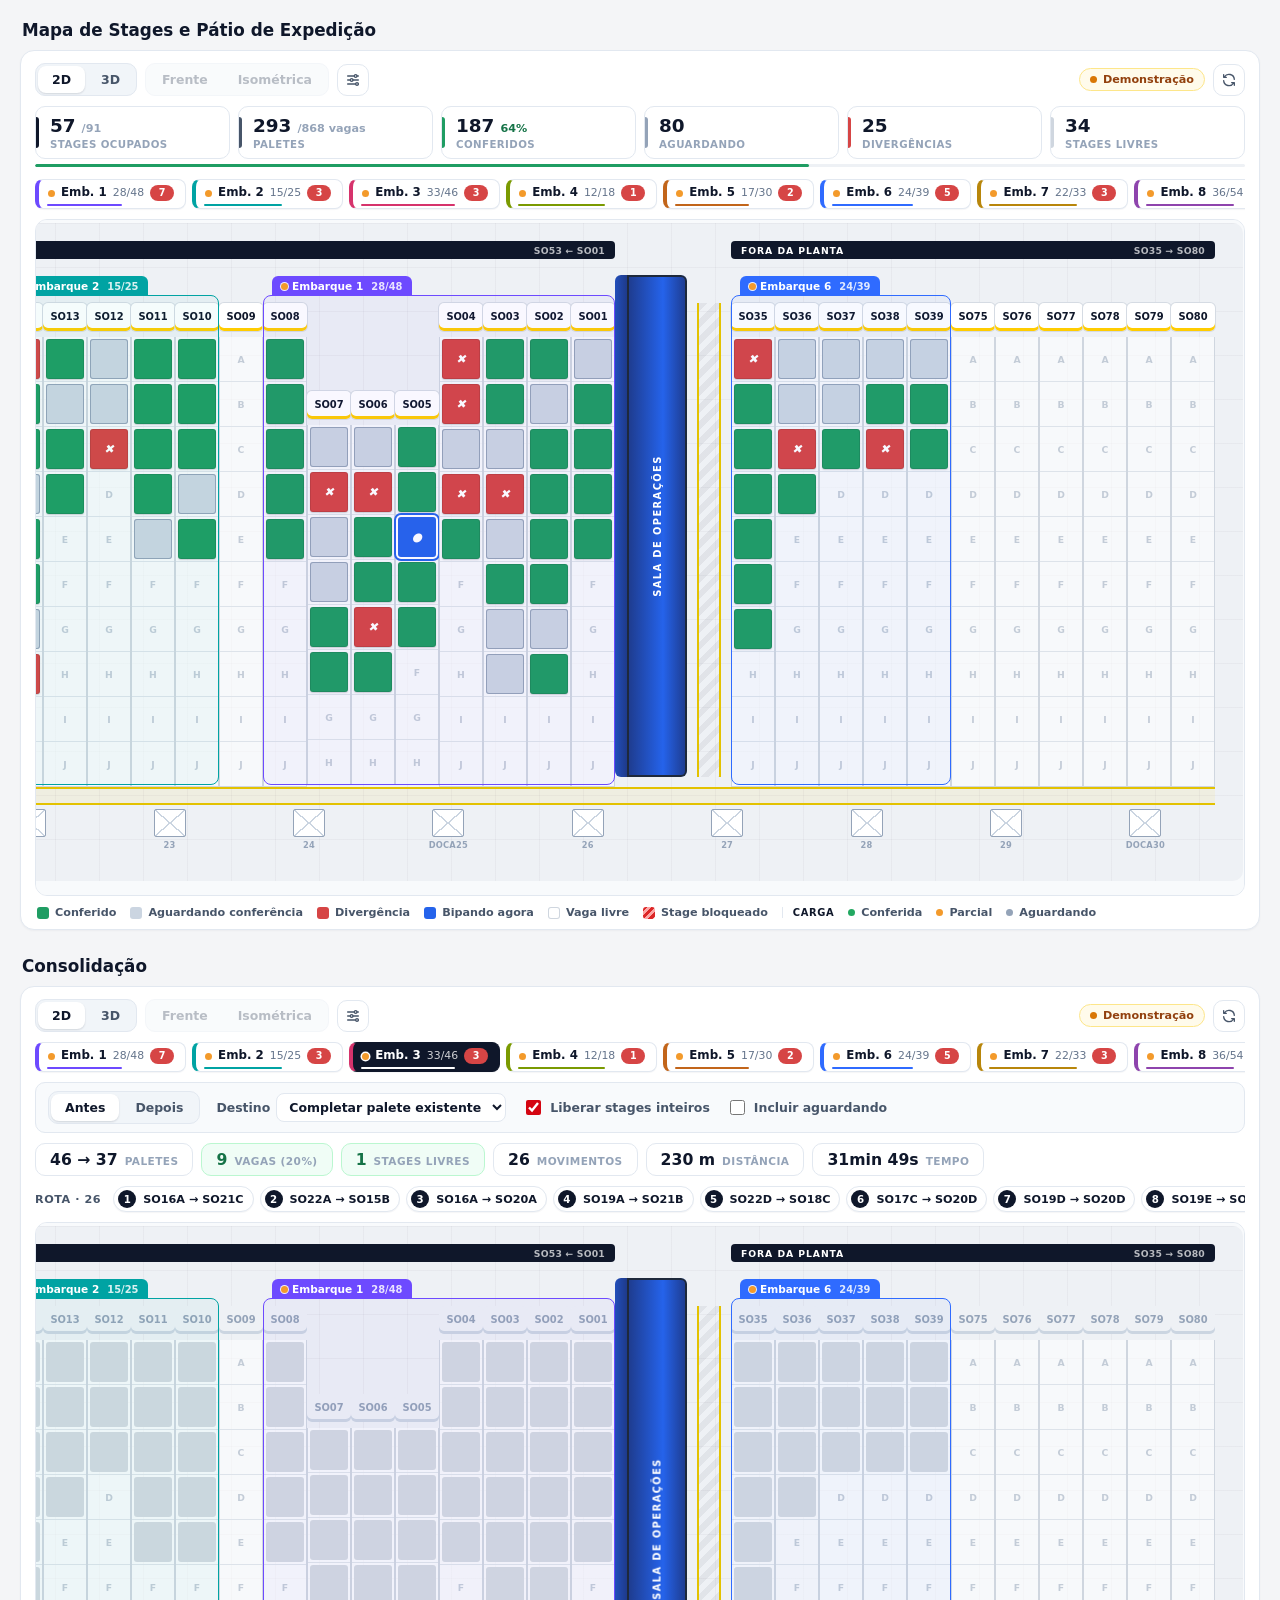
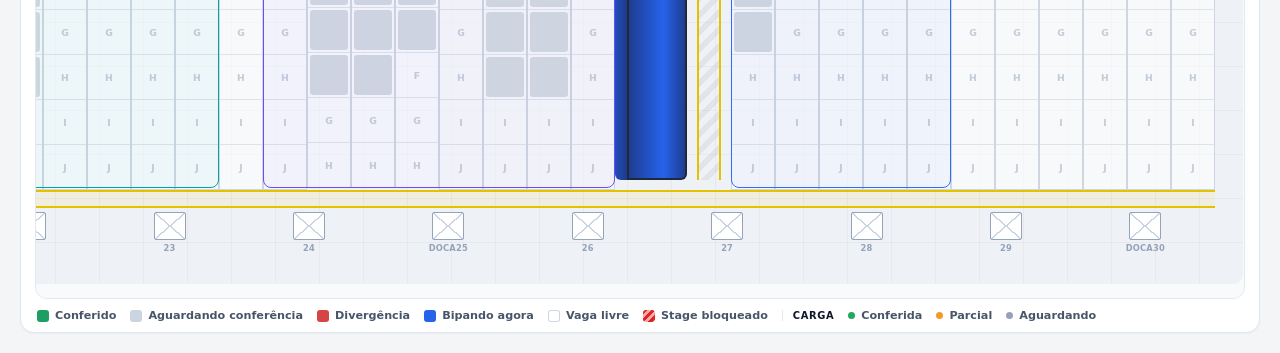
<file: stage_map_demo.html>
<!DOCTYPE html>
<html lang="pt-BR"><head><meta charset="UTF-8"><meta name="viewport" content="width=device-width,initial-scale=1">
<title>Mapa de Stages — demo</title>
<style>body{margin:0;padding:20px;background:#f4f5f7;font-family:system-ui,-apple-system,"Segoe UI",sans-serif}h1{font-size:1.05rem;margin:26px 2px 10px;color:#0f172a}h1:first-of-type{margin-top:0}</style>
<style>
/* Mapa de Stages — layout 2D/3D com embarques agrupando stages (DHL Supply Chain) */

/* ===== Tokens ===== */
.sm-root{
  --cw:44px;--ch:44px;--lab:34px;--plate:28px;
  --ink:#0f172a;--ink2:#475569;--ink3:#94a3b8;--line:#e2e8f0;--line2:#cfd6df;--card:#fff;--soft:#f8fafc;
  --ok:#1f9d63;--okd:#157347;--wait:#cbd5e1;--waitd:#94a3b8;--bad:#d64545;--badd:#a52a2a;--act:#2563eb;--actd:#1d4ed8;--warn:#d97706;
  --dhl-y:#FFCC00;--dhl-r:#D40511;
  color:var(--ink);font-family:inherit;font-feature-settings:"tnum" 1;-webkit-font-smoothing:antialiased;
  background:var(--card);border:1px solid var(--line);border-radius:14px;padding:12px 14px 10px;box-shadow:0 1px 2px rgba(15,23,42,.04)}
.sm-root button{font-family:inherit}
.sm-root :focus-visible{outline:2px solid var(--act);outline-offset:2px}

/* ===== Barra de controles ===== */
.sm-bar{display:flex;flex-wrap:wrap;align-items:center;gap:8px;padding:0 0 10px}
.sm-bar-end{margin-left:auto;display:flex;align-items:center;gap:8px}
.sm-seg{display:inline-flex;gap:2px;padding:2px;border:1px solid var(--line);border-radius:10px;background:#f1f5f9}
.sm-seg button{border:0;border-radius:8px;background:transparent;padding:6px 14px;font-size:.78rem;font-weight:700;color:var(--ink2);cursor:pointer;transition:background .15s,color .15s,box-shadow .15s}
.sm-seg button:hover{color:var(--ink)}
.sm-seg button.on{background:#fff;color:var(--ink);box-shadow:0 1px 2px rgba(15,23,42,.14)}
.sm-icon{display:inline-grid;place-items:center;width:32px;height:32px;padding:0;border:1px solid var(--line);border-radius:10px;background:#fff;color:var(--ink2);cursor:pointer;transition:background .15s,color .15s,border-color .15s}
.sm-icon:hover{color:var(--ink);border-color:var(--line2)}
.sm-icon.on{background:var(--ink);border-color:var(--ink);color:#fff}
.sm-icon.spin svg{animation:sm-spin .9s linear infinite}
@keyframes sm-spin{to{transform:rotate(360deg)}}
[data-3d].off{opacity:.38;pointer-events:none}

/* origem dos dados */
.sm-src{display:inline-flex;align-items:center;gap:6px;max-width:340px;padding:4px 10px;border:1px solid var(--line);border-radius:999px;background:#fff;font-size:.7rem;font-weight:700;color:var(--ink2);white-space:nowrap;overflow:hidden;text-overflow:ellipsis}
.sm-src::before{content:"";flex:none;width:7px;height:7px;border-radius:50%;background:var(--ink3)}
.sm-src.ok::before{background:var(--ok);box-shadow:0 0 0 3px rgba(31,157,99,.18)}
.sm-src.load::before{background:var(--act);animation:sm-blink 1s ease-in-out infinite}
.sm-src.demo{background:#fffbeb;border-color:#fde68a;color:#92400e}.sm-src.demo::before{background:var(--warn)}
.sm-src.bad{background:#fef2f2;border-color:#fecaca;color:#991b1b}.sm-src.bad::before{background:var(--bad)}
@keyframes sm-blink{50%{opacity:.3}}

/* ajustes avançados */
.sm-adv{display:none;flex-wrap:wrap;align-items:center;gap:14px;margin:0 0 10px;padding:10px 14px;border:1px solid var(--line);border-radius:10px;background:var(--soft)}
.sm-adv.open{display:flex}
.sm-rng{display:flex;align-items:center;gap:8px;font-size:.75rem;font-weight:700;color:var(--ink2)}
.sm-rng input{width:110px;accent-color:var(--dhl-r)}
.sm-tog{display:inline-flex;align-items:center;gap:6px;font-size:.75rem;font-weight:700;color:var(--ink2)}
.sm-tog input{accent-color:var(--dhl-r)}
.sm-hint{font-size:.66rem;font-weight:600;color:var(--ink3)}

/* ===== Resumo do pátio ===== */
.sm-sum{position:relative;display:grid;grid-template-columns:repeat(6,minmax(0,1fr));gap:8px;margin:0 0 12px;padding-bottom:8px}
.sm-kpi{position:relative;display:flex;flex-direction:column;align-items:flex-start;gap:1px;min-width:0;padding:8px 12px 8px 14px;border:1px solid var(--line);border-radius:10px;background:#fff;text-align:left;cursor:pointer;transition:border-color .15s,box-shadow .15s,background .15s}
.sm-kpi::before{content:"";position:absolute;left:0;top:10px;bottom:10px;width:3px;border-radius:0 3px 3px 0;background:var(--kc,var(--ink3))}
.sm-kpi:hover{border-color:var(--line2);box-shadow:0 2px 6px rgba(15,23,42,.08)}
.sm-kpi.on{border-color:var(--kc);background:color-mix(in srgb,var(--kc) 7%,#fff);box-shadow:0 0 0 1px var(--kc)}
.sm-kpi b{display:flex;align-items:baseline;gap:6px;font-size:1.15rem;font-weight:800;line-height:1.2;color:var(--ink)}
.sm-kpi b small{font-size:.7rem;font-weight:700;color:var(--ink3)}
.sm-kpi span{font-size:.64rem;font-weight:700;letter-spacing:.04em;text-transform:uppercase;color:var(--ink3);white-space:nowrap;overflow:hidden;text-overflow:ellipsis;max-width:100%}
.k-all{--kc:var(--ink)}.k-pal{--kc:var(--ink2)}.k-ok{--kc:var(--ok)}.k-wait{--kc:var(--waitd)}.k-bad{--kc:var(--bad)}.k-free{--kc:var(--line2)}
.k-ok b small{color:var(--okd)}.k-bad b small{color:var(--badd)}
.sm-prog{position:absolute;left:0;right:0;bottom:0;height:3px;border-radius:3px;background:#eef1f5;overflow:hidden}
.sm-prog i{display:block;height:100%;background:var(--ok);border-radius:3px;transition:width .4s ease}
@media (max-width:900px){.sm-sum{grid-template-columns:repeat(3,minmax(0,1fr))}}

/* ===== Chips de embarque ===== */
.sm-embs{display:flex;flex-wrap:nowrap;gap:6px;overflow-x:auto;padding:0 0 10px;scrollbar-width:thin}
.sm-chip{position:relative;flex:none;display:inline-flex;align-items:baseline;gap:6px;padding:5px 11px 7px 9px;border:1px solid var(--line);border-left:4px solid var(--hc);border-radius:8px;background:#fff;color:var(--ink);font-size:.74rem;cursor:pointer;box-shadow:0 1px 1px rgba(15,23,42,.04);transition:box-shadow .15s,border-color .15s}
.sm-chip:hover{box-shadow:0 2px 6px rgba(15,23,42,.12)}
.sm-chip b{font-size:.74rem;font-weight:800}
.sm-chip span{font-size:.68rem;color:#64748b}
.sm-chip em{position:absolute;left:8px;bottom:2px;height:2px;border-radius:2px;background:var(--hc)}
.sm-chip .sm-badc{align-self:center;font-style:normal;min-width:16px;height:16px;padding:0 4px;border-radius:8px;background:var(--bad);color:#fff;font-size:.6rem;font-weight:800;line-height:16px;text-align:center}
.sm-chip.on{background:var(--ink);border-color:var(--ink);border-left-color:var(--hc);color:#fff}
.sm-chip.on b{color:#fff}.sm-chip.on span{color:rgba(255,255,255,.8)}.sm-chip.on em{background:#fff}

/* status da CARGA (embarque): parcial é da carga, não do palete */
.s-conferido{--sc:#22a861;--sct:#15803d}.s-parcial{--sc:#f39a2b;--sct:#b45309}.s-aguardando{--sc:#94a3b8;--sct:#475569}
.sm-dot{display:inline-block;flex:none;width:7px;height:7px;border-radius:50%;background:var(--sc);align-self:center;box-shadow:0 0 0 1px rgba(255,255,255,.9)}
.sm-chip .sm-dot{box-shadow:none}
.sm-chip.on .sm-dot{box-shadow:0 0 0 1.5px #fff}

/* ===== Cena ===== */
@property --h{syntax:'<length>';inherits:true;initial-value:0px}
@property --b{syntax:'<length>';inherits:true;initial-value:0px}
.sm-viewport{position:relative;overflow-x:auto;overflow-y:hidden;perspective:14000px;perspective-origin:50% 0;border:1px solid var(--line);border-radius:12px;background:var(--soft);cursor:grab;user-select:none;-webkit-user-select:none;scrollbar-width:thin}
.sm-viewport.drag{cursor:grabbing}
.sm-floor{--h:0px;--b:0px;position:relative;width:max-content;padding:18px 28px 28px 14px;border-radius:10px;transform-origin:0 0;transform-style:preserve-3d;
  transform:translate(var(--tx,0px),var(--ty,0px)) rotateX(var(--tilt,0deg)) rotateZ(var(--yaw,0deg)) scale(var(--z,1));
  transition:--h .45s ease,--b .45s ease;
  background:linear-gradient(rgba(15,23,42,.035) 1px,transparent 1px) 0 0/44px 44px,linear-gradient(90deg,rgba(15,23,42,.035) 1px,transparent 1px) 0 0/44px 44px,#eef1f5}
.sm-floor[data-mode="3d"]{--h:16px}
.sm-floor *{transform-style:preserve-3d}
.sm-empty{display:flex;flex-direction:column;align-items:center;gap:4px;padding:48px 80px;text-align:center;color:var(--ink2);font-size:.8rem}
.sm-empty b{font-size:.95rem;color:var(--ink)}

/* pátio desenhado conforme a planta (CAD) */
.sm-yard{position:relative}
.sm-zones{position:absolute;left:0;right:0;top:0;height:18px;transform:translateZ(1px)}
.sm-zone{position:absolute;top:0;height:18px;box-sizing:border-box;display:flex;align-items:center;justify-content:space-between;gap:10px;padding:0 10px;border-radius:4px;background:var(--ink);color:#fff;font-size:.58rem;letter-spacing:.1em;text-transform:uppercase;white-space:nowrap;overflow:hidden}
.sm-zone b{font-weight:800}
.sm-zone span{font-weight:600;opacity:.7;letter-spacing:.02em}
.sm-stage{position:absolute;width:var(--cw)}
.sm-gap{position:absolute;box-sizing:border-box}
.sm-gap.g-parede::before{content:"";position:absolute;left:10px;right:10px;top:0;bottom:0;border-inline:2px solid #e3c200;background:repeating-linear-gradient(135deg,rgba(15,23,42,.06) 0 6px,transparent 6px 12px)}
.sm-gap.g-corredor::before{content:"";position:absolute;left:50%;top:0;bottom:0;width:2px;margin-left:-1px;background:#e3c200}
.sm-gap.g-sala{border-left:12px solid transparent;background-clip:padding-box;border-radius:6px;background:linear-gradient(90deg,#1e3a8a,#2563eb 60%,#1e3a8a);box-shadow:inset 0 0 0 2px #1e293b}
.sm-gap.g-sala span{position:absolute;left:50%;top:50%;transform:translate(-50%,-50%) rotate(-90deg);white-space:nowrap;color:#fff;font-size:.62rem;font-weight:800;letter-spacing:.14em;text-transform:uppercase}
.sm-pl{position:absolute;inset:0;display:grid;place-items:center;font-size:.58rem;font-weight:700;color:#c3ccd7;pointer-events:none}
.sm-slot.obst{background:repeating-linear-gradient(135deg,rgba(227,194,0,.35) 0 4px,transparent 4px 9px);border-bottom-color:transparent}

/* corredor e docas (abaixo das ruas) */
.sm-dock{position:relative;height:66px;margin-top:10px;transform:translateZ(1px)}
.sm-aisle{position:absolute;left:0;right:0;top:0;height:14px;border-block:2px solid #e3c200;background:rgba(255,204,0,.08)}
.sm-door{position:absolute;top:22px;width:32px;height:44px;display:flex;flex-direction:column;align-items:center;gap:3px}
.sm-door i{display:block;width:30px;height:26px;border:1.5px solid #94a3b8;border-radius:2px;background:linear-gradient(to top right,transparent calc(50% - .75px),#cbd5e1 calc(50% - .75px) calc(50% + .75px),transparent calc(50% + .75px)),linear-gradient(to top left,transparent calc(50% - .75px),#cbd5e1 calc(50% - .75px) calc(50% + .75px),transparent calc(50% + .75px)),#fff}
.sm-door span{font-size:.52rem;font-weight:800;color:var(--ink3);letter-spacing:.02em;white-space:nowrap}
.sm-door.on i{border-color:var(--hc,var(--act));background:color-mix(in srgb,var(--hc,var(--act)) 22%,#fff)}
.sm-door.on span{color:var(--ink)}

/* placa do stage */
.sm-plate{position:relative;display:block;width:100%;height:var(--plate);margin:0 0 6px;padding:0;border:0;border-radius:5px;background:#fff;color:var(--ink);font-size:.62rem;font-weight:800;line-height:var(--plate);letter-spacing:-.01em;white-space:nowrap;text-align:center;cursor:pointer;
  box-shadow:inset 0 -3px 0 var(--dhl-y),0 0 0 1px #d5dbe3;transform:translateZ(1px);transition:background .15s}
.sm-plate:hover{background:#fffbea}
.sm-plate sup{position:absolute;top:-6px;right:-4px;padding:0 3px;border-radius:6px;background:var(--warn);color:#fff;font-size:.52rem;line-height:12px}
.sm-plate.free{background:var(--ok);color:#fff;box-shadow:inset 0 -3px 0 var(--okd)}
.sm-plate.st-blocked{background:#DC2626;color:#fff;box-shadow:inset 0 -3px 0 #991B1B}
.sm-plate.st-blocked:hover{background:#B91C1C}
.sm-lock{margin-right:2px;vertical-align:-1px}

/* vagas */
.sm-slots{border-inline:1px solid var(--line2);background:rgba(255,255,255,.55)}
.sm-slot{position:relative;height:var(--ch);border-bottom:1px solid #dde3ea}
.sm-slot:last-child{border-bottom-color:var(--line2)}
.sm-stage.is-blocked .sm-slots{border-inline:2px solid #DC2626;background:repeating-linear-gradient(135deg,rgba(220,38,38,.10) 0 6px,rgba(220,38,38,.04) 6px 12px)}
.sm-stage.is-blocked .sm-slot{border-bottom-color:rgba(220,38,38,.3)}

/* palete (2D = plano, 3D = extrudado) */
.sm-pal{position:absolute;inset:2px;border-radius:3px;background:var(--c);transform:translateZ(var(--h));cursor:pointer;
  box-shadow:inset 0 0 0 1px rgba(0,0,0,.1),0 1px 1.5px rgba(15,23,42,.18)}
.sm-pal::before,.sm-pal::after{content:"";position:absolute;background:var(--cd)}
.sm-pal::before{left:0;top:100%;width:100%;height:var(--h);transform-origin:top;transform:rotateX(-90deg)}
.sm-pal::after{left:100%;top:0;width:var(--h);height:100%;transform-origin:left;transform:rotateY(90deg);background:color-mix(in srgb,var(--cd) 85%,#000)}
.sm-pal b{position:absolute;inset:0;display:grid;place-items:center;font-size:.74rem;color:#fff}
.sm-pal:hover{filter:brightness(1.06)}
.st-conferido{--c:var(--ok);--cd:var(--okd)}
.st-aguardando{--c:var(--wait);--cd:var(--waitd)}
.st-divergencia{--c:var(--bad);--cd:var(--badd)}
.st-ativo{--c:var(--act);--cd:var(--actd)}
.st-aguardando.sm-pal{box-shadow:inset 0 0 0 1px var(--waitd)}
.st-ativo.sm-pal{box-shadow:0 0 0 2px #fff,0 0 0 4px var(--act);animation:sm-pulse 1.8s ease-in-out infinite}
@keyframes sm-pulse{50%{box-shadow:0 0 0 2px #fff,0 0 0 6px rgba(37,99,235,.35)}}
.sm-stage.is-blocked .sm-pal{--c:#DC2626;--cd:#991B1B}
.sm-pal.chg{box-shadow:inset 0 0 0 2px #fff,0 0 0 2px var(--ink)}
.sm-stack-badge{position:absolute;top:2px;right:2px;z-index:2;padding:1px 3px;border-radius:3px;background:var(--ink);color:#fff;font-size:7.5px;font-weight:900;line-height:1}
.sm-fill{position:absolute;left:0;bottom:0;display:block;height:5px;background:rgba(255,255,255,.95);text-decoration:none;box-shadow:0 0 0 1px rgba(15,23,42,.3)}
.sm-fill.part{background:#fde047}

/* embarque: contorno que abraça os stages */
.sm-hull{position:absolute;pointer-events:none;box-sizing:border-box;border:1.5px solid var(--hc);border-radius:8px;background:color-mix(in srgb,var(--hc) 4%,transparent);transform:translateZ(2px)}
.sm-hlabel{pointer-events:auto;position:absolute;left:8px;bottom:100%;display:flex;align-items:baseline;gap:8px;height:20px;padding:0 9px;border:0;border-radius:6px 6px 0 0;background:var(--hc);color:#fff;font-size:.66rem;font-weight:700;line-height:20px;white-space:nowrap;max-width:calc(100% - 14px);overflow:hidden;text-overflow:ellipsis;box-sizing:border-box;cursor:pointer;transform-origin:50% 100%;transform:rotateX(calc(var(--tilt,0deg)*-1))}
.sm-hlabel span{font-weight:600;font-size:.62rem;opacity:.85}
.sm-hlabel .sm-dot{margin-right:-4px}

/* esmaecer o que não combina com filtro/busca/foco */
.sm-stage.is-dim .sm-pal{--c:#d3d9e0;--cd:#bcc4ce;animation:none;box-shadow:none}
.sm-stage.is-dim .sm-pal b,.sm-stage.is-dim .sm-stack-badge{display:none}
.sm-stage.is-dim .sm-plate:not(.free):not(.st-blocked){background:#eef1f5;color:var(--ink3);box-shadow:inset 0 -3px 0 #cbd5e1}
.sm-hull.is-dim{--hc:#aab4c2}

/* ===== Rodapé: legenda ===== */
.sm-foot{display:flex;flex-wrap:wrap;align-items:center;gap:10px;padding:10px 2px 0}
.sm-leg{display:flex;flex-wrap:wrap;align-items:center;gap:6px 14px;font-size:.7rem;font-weight:600;color:var(--ink2)}
.sm-leg span{display:inline-flex;align-items:center;gap:6px}
.sm-leg i{width:12px;height:12px;border-radius:3px;background:var(--c)}
.sm-leg .lg-livre{background:#fff;box-shadow:inset 0 0 0 1px var(--line2)}
.sm-leg .lg-bloq{background:repeating-linear-gradient(135deg,#DC2626 0 3px,#fca5a5 3px 6px)}
.sm-sep{padding-left:10px;border-left:1px solid var(--line);font-weight:800;color:var(--ink);text-transform:uppercase;font-size:.62rem;letter-spacing:.06em}
.sm-warn{margin-left:auto;padding:2px 9px;border-radius:999px;background:#fffbeb;border:1px solid #fde68a;color:#92400e;font-size:.68rem;font-weight:700}

/* ===== Tooltip ===== */
.sm-tip{position:fixed;z-index:9999;display:none;min-width:180px;max-width:280px;padding:10px 12px;border-radius:10px;background:var(--ink);color:#fff;font-size:.74rem;line-height:1.45;pointer-events:none;box-shadow:0 10px 28px rgba(15,23,42,.3)}
.sm-tip .th{display:flex;align-items:center;justify-content:space-between;gap:10px;margin-bottom:6px;padding-bottom:6px;border-bottom:1px solid rgba(255,255,255,.12)}
.sm-tip .th b{font-size:.82rem;font-weight:800}
.sm-tip .tb{padding:1px 7px;border-radius:999px;background:var(--c,#334155);color:#fff;font-size:.62rem;font-weight:800;white-space:nowrap}
.sm-tip .tb.st-aguardando{color:var(--ink)}
.sm-tip .tr{display:flex;justify-content:space-between;gap:12px}
.sm-tip .tr small{color:var(--ink3);font-size:.7rem}
.sm-tip .tr span{text-align:right;font-weight:600;word-break:break-all}
.sm-tip .tw{margin-bottom:4px;color:#fca5a5;font-weight:800}
.sm-tip .tf{margin-top:6px;color:var(--ink3);font-size:.64rem}
.sm-tip .tf:empty{display:none}

/* ===== Roteirização / planejador (consolidação) ===== */
.sm-plan{display:flex;flex-wrap:wrap;align-items:center;gap:16px;margin:0 0 10px;padding:8px 12px;border:1px solid var(--line);border-radius:10px;background:var(--soft);font-size:.78rem;font-weight:700;color:var(--ink2)}
.sm-plan label{display:inline-flex;align-items:center;gap:6px}
.sm-plan select{font:inherit;font-size:.78rem;padding:5px 8px;border:1px solid var(--line);border-radius:8px;background:#fff;color:var(--ink)}
.sm-plan input[type=checkbox]{accent-color:var(--dhl-r);width:15px;height:15px}
.sm-kpis{display:flex;flex-wrap:wrap;gap:8px;padding:0 0 10px}
.sm-kpis div{display:flex;align-items:baseline;gap:7px;padding:6px 14px;border:1px solid var(--line);border-radius:10px;background:#fff}
.sm-kpis b{font-size:.98rem;font-weight:800;color:var(--ink)}
.sm-kpis span{font-size:.66rem;font-weight:700;letter-spacing:.04em;text-transform:uppercase;color:var(--ink3)}
.sm-kpis .g{background:#f0fdf6;border-color:#bbf7d0}.sm-kpis .g b{color:var(--okd)}
.sm-rlist{display:flex;flex-wrap:nowrap;align-items:center;gap:6px;overflow-x:auto;padding:0 0 10px;scrollbar-width:thin}
.sm-rlist>*{flex:none}
.sm-rtitle{margin-right:6px;font-size:.7rem;font-weight:800;letter-spacing:.05em;text-transform:uppercase;color:var(--ink2)}
.sm-rchip{display:inline-flex;align-items:center;gap:7px;padding:3px 9px 3px 4px;border:1px solid var(--line);border-radius:999px;background:#fff;font-size:.7rem;font-weight:700;color:var(--ink);cursor:pointer;box-shadow:0 1px 1px rgba(15,23,42,.04)}
.sm-rchip em{display:grid;place-items:center;width:18px;height:18px;border-radius:50%;background:var(--ink);color:#fff;font-style:normal;font-size:.64rem;font-weight:800}
.sm-rchip.mv{border-style:dashed}
.sm-rchip.on{background:var(--ink);border-color:var(--ink);color:#fff}.sm-rchip.on em{background:#fff;color:var(--ink)}
.sm-routes{position:absolute;left:0;top:0;pointer-events:none;overflow:visible;transform:translateZ(calc(var(--h) + 3px))}
.sm-routes g.dim{opacity:.18}
.sm-routes g.mv path{stroke-dasharray:6 4}

/* ===== Visual realista (opcional) ===== */
.sm-floor[data-look="real"]{background:
    radial-gradient(rgba(15,23,42,.05) 1px,transparent 1.4px) 0 0/7px 7px,
    repeating-linear-gradient(0deg,rgba(15,23,42,.07) 0 1px,transparent 1px 132px),
    repeating-linear-gradient(90deg,rgba(15,23,42,.07) 0 1px,transparent 1px 132px),
    linear-gradient(180deg,#d9dde2,#c4c9d0)}
.sm-floor[data-look="real"][data-mode="3d"]{--h:22px;--b:3px}
.sm-floor[data-look="real"] .sm-pal::before{height:calc(var(--h) - var(--b));
  background:linear-gradient(var(--cd),var(--cd)) top/100% 3px no-repeat,linear-gradient(100deg,rgba(255,255,255,.38),rgba(255,255,255,0) 45%,rgba(255,255,255,.22)),repeating-linear-gradient(180deg,#cfa86f 0 6px,#b78d55 6px 7px)}
.sm-floor[data-look="real"] .sm-pal::after{width:calc(var(--h) - var(--b));
  background:linear-gradient(var(--cd),var(--cd)) top/100% 3px no-repeat,linear-gradient(100deg,rgba(255,255,255,.18),rgba(0,0,0,.28)),repeating-linear-gradient(180deg,#a98350 0 6px,#8f6c3f 6px 7px)}
.sm-floor[data-look="real"] .sm-stage.is-dim .sm-pal::before,.sm-floor[data-look="real"] .sm-stage.is-dim .sm-pal::after{filter:grayscale(1) brightness(1.12)}
.sm-floor[data-look="real"] .sm-slot.has::after{content:"";position:absolute;left:3px;right:3px;top:calc(100% - 1px);height:var(--b);transform-origin:top;transform:rotateX(90deg);
  background:linear-gradient(90deg,#2f64b0 0 20%,#0b1220 20% 40%,#2f64b0 40% 60%,#0b1220 60% 80%,#2f64b0 80%)}
.sm-floor[data-look="real"] .sm-slot.has::before{content:"";position:absolute;inset:4px 2px 2px 4px;border-radius:3px;transform:translateZ(.5px);box-shadow:3px 4px 0 0 rgba(15,23,42,.22)}
.sm-floor[data-look="real"] .sm-aisle{background:repeating-linear-gradient(135deg,var(--dhl-y) 0 9px,#1e293b 9px 18px);border-color:var(--dhl-y)}

/* ===== 2D leve: sem camadas 3D (cada translateZ vira uma camada de GPU) ===== */
.sm-floor[data-flat],.sm-floor[data-flat] *{transform-style:flat}
.sm-floor[data-flat] .sm-pal,.sm-floor[data-flat] .sm-plate,.sm-floor[data-flat] .sm-hull,.sm-floor[data-flat] .sm-zones,.sm-floor[data-flat] .sm-routes,.sm-floor[data-flat] .sm-dock,.sm-floor[data-flat] .sm-hlabel{transform:none}
.sm-floor[data-flat] .sm-pal::before,.sm-floor[data-flat] .sm-pal::after,.sm-floor[data-flat] .sm-slot::before,.sm-floor[data-flat] .sm-slot::after{display:none}

@media (prefers-reduced-motion:reduce){.st-ativo.sm-pal,.sm-icon.spin svg,.sm-src.load::before{animation:none}.sm-floor{transition:none}}
</style></head><body>
<h1>Mapa de Stages e Pátio de Expedição</h1>
<section id="stageMapRoot"></section>
<h1>Consolidação</h1>
<section id="consMapRoot"></section>
<script>
/* Planejador de consolidação — DHL Supply Chain
 * ConsolidationPlanner.plan({stages:[...]}, opts) -> { routes, stats, after }
 * Cada slot precisa de: pos, status, sku, lote, qtd (caixas no palete) e cap (caixas do palete cheio; se faltar, usa o maior qtd visto do SKU).
 * Fase 1 (juntar): paletes parciais do mesmo SKU+Lote são esvaziados dentro de outros, completando paletes cheios.
 * Fase 2 (liberar): paletes dos stages menos ocupados vão para vagas livres de stages vizinhos do mesmo embarque, esvaziando stages inteiros.
 * Respeita s.vagas (capacidade da rua) quando informado.
 * opts: embarque (null = todos), destino 'completar' | 'novo', liberarStages (padrão true), incluirAguardando (padrão false), positions. */
(function (root) {
  'use strict';
  var DEFPOS = 'ABCDEFGHIJ'.split('');
  var K = function (sid, pos) { return sid + '|' + pos; };
  var clone = function (o) { return JSON.parse(JSON.stringify(o)); };

  function planScope(data, o) {
    var P = o.positions || DEFPOS, destino = o.destino || 'completar', liberar = o.liberarStages !== false, incl = !!o.incluirAguardando;
    // vagas úteis de cada stage (rua de 8 = A–H); s.vagas vem do mapa (planta do CAD)
    var PS = function (s) { return P.slice(0, +s.vagas || P.length); };
    var scope = data.stages.filter(function (s) { return o.embarque == null || String(s.embarque) === String(o.embarque); });
    var sidx = {}; scope.forEach(function (s, i) { sidx[s.id] = i; });
    var capE = {}, capO = {};
    data.stages.forEach(function (s) { (s.slots || []).forEach(function (x) {
      if (!x.sku) return;
      if (+x.cap > (capE[x.sku] || 0)) capE[x.sku] = +x.cap;
      if (+x.qtd > (capO[x.sku] || 0)) capO[x.sku] = +x.qtd;
    }); });
    var capOf = function (p) { return capE[p.sku] || capO[p.sku] || 0; };

    var occ = {}, orig = {};
    scope.forEach(function (s) { (s.slots || []).forEach(function (x) {
      if (x.status && x.status !== 'livre') {
        occ[K(s.id, x.pos)] = { sid: s.id, pos: x.pos, status: x.status, lpn: x.lpn, sku: x.sku, lote: x.lote, qtd: +x.qtd || 0, k0: K(s.id, x.pos) };
        orig[K(s.id, x.pos)] = x;
      }
    }); });
    var before = Object.keys(occ).length;
    var cellsBefore = {}; scope.forEach(function (s) { cellsBefore[s.id] = P.filter(function (p) { return occ[K(s.id, p)]; }).length; });
    var mov = function (p) { return (p.status === 'conferido' || (incl && p.status === 'aguardando')) && p.sku && p.qtd > 0 && capOf(p) > 0; };
    var routes = [];
    var tag = function (p) { return p.sku + (p.lote ? ' · ' + p.lote : ''); };
    var posI = function (p) { return P.indexOf(p); };

    /* ---------- Fase 1: juntar SKU+Lote ---------- */
    var groups = {};
    Object.keys(occ).forEach(function (k) {
      var p = occ[k]; if (!mov(p) || p.qtd >= capOf(p)) return;
      (groups[p.sku + '|' + (p.lote || '')] = groups[p.sku + '|' + (p.lote || '')] || []).push(p);
    });
    var nGrupos = 0;
    Object.keys(groups).forEach(function (g) {
      var L = groups[g]; if (L.length < 2) return;
      var cap = capOf(L[0]), total = L.reduce(function (a, p) { return a + p.qtd; }, 0);
      if (Math.ceil(total / cap) >= L.length) return;
      L.sort(function (a, b) { return b.qtd - a.qtd || sidx[a.sid] - sidx[b.sid] || posI(a.pos) - posI(b.pos); });
      var done = false;

      if (destino === 'novo') {
        var n = Math.ceil(total / cap), cx = L.reduce(function (a, p) { return a + sidx[p.sid]; }, 0) / L.length, free = [];
        scope.forEach(function (s) { PS(s).forEach(function (p) { if (!occ[K(s.id, p)]) free.push({ sid: s.id, pos: p, d: Math.abs(sidx[s.id] - cx) }); }); });
        free.sort(function (a, b) { return a.d - b.d || sidx[a.sid] - sidx[b.sid] || posI(a.pos) - posI(b.pos); });
        if (free.length >= n) {
          var neu = free.slice(0, n).map(function (f) { var p = { sid: f.sid, pos: f.pos, status: 'conferido', lpn: 'NOVO', sku: L[0].sku, lote: L[0].lote, qtd: 0, novo: true, chg: true }; occ[K(f.sid, f.pos)] = p; return p; });
          var t = 0;
          L.forEach(function (d) {
            var q = d.qtd;
            while (q > 0) {
              var mv = Math.min(q, cap - neu[t].qtd);
              routes.push({ type: 'merge', fase: 1, from: { id: d.sid, pos: d.pos }, to: { id: neu[t].sid, pos: neu[t].pos }, qtd: mv, label: tag(d) });
              neu[t].qtd += mv; q -= mv; if (neu[t].qtd >= cap && t < n - 1) t++;
            }
            delete occ[K(d.sid, d.pos)];
          });
          done = true;
        }
      }
      if (!done) {
        var i = 0, j = L.length - 1;
        while (i < j) {
          var r = L[i], d = L[j], space = cap - r.qtd;
          if (space <= 0) { i++; continue; }
          var m = Math.min(space, d.qtd);
          routes.push({ type: 'merge', fase: 1, from: { id: d.sid, pos: d.pos }, to: { id: r.sid, pos: r.pos }, qtd: m, label: tag(d) });
          r.qtd += m; d.qtd -= m; r.chg = true; d.chg = true;
          if (d.qtd <= 0) { delete occ[K(d.sid, d.pos)]; j--; }
          if (r.qtd >= cap) i++;
        }
      }
      nGrupos++;
    });

    /* ---------- Fase 2: liberar stages inteiros e compactar pátio ---------- */
    if (liberar) {
      var totalPal = Object.keys(occ).length;
      var stagesNecessarios = 0, capAcum = 0;
      while (stagesNecessarios < scope.length && (capAcum < totalPal || !stagesNecessarios)) capAcum += PS(scope[stagesNecessarios++]).length;
      
      var stagesDestino = scope.slice(0, stagesNecessarios);
      var stagesExcedentes = scope.slice(stagesNecessarios);

      var vagasLivresDestino = [];
      stagesDestino.forEach(function (sd) {
        PS(sd).forEach(function (p) {
          if (!occ[K(sd.id, p)]) {
            vagasLivresDestino.push({ sid: sd.id, pos: p });
          }
        });
      });

      var paletesExcedentes = [];
      stagesExcedentes.forEach(function (se) {
        P.forEach(function (p) {
          var item = occ[K(se.id, p)];
          if (item && mov(item)) {
            paletesExcedentes.push(item);
          }
        });
      });

      paletesExcedentes.sort(function (a, b) {
        return (sidx[b.sid] - sidx[a.sid]) || (posI(b.pos) - posI(a.pos));
      });
      vagasLivresDestino.sort(function (a, b) {
        return (sidx[a.sid] - sidx[b.sid]) || (posI(a.pos) - posI(b.pos));
      });

      var numMover = Math.min(paletesExcedentes.length, vagasLivresDestino.length);
      for (var mIdx = 0; mIdx < numMover; mIdx++) {
        var pOrig = paletesExcedentes[mIdx];
        var vDest = vagasLivresDestino[mIdx];
        routes.push({
          type: 'move',
          fase: 2,
          from: { id: pOrig.sid, pos: pOrig.pos },
          to: { id: vDest.sid, pos: vDest.pos },
          qtd: pOrig.qtd,
          label: pOrig.lpn ? ('LPN ' + String(pOrig.lpn).slice(-8)) : tag(pOrig)
        });
        delete occ[K(pOrig.sid, pOrig.pos)];
        pOrig.sid = vDest.sid;
        pOrig.pos = vDest.pos;
        pOrig.moved = true;
        pOrig.chg = true;
        occ[K(vDest.sid, vDest.pos)] = pOrig;
      }
    }

    /* ---------- Ordem da rota: fase 1, depois fase 2; vizinho mais próximo ao longo da fileira ---------- */
    var ordered = [], cur = 0;
    [1, 2].forEach(function (f) {
      var rest = routes.filter(function (r) { return r.fase === f; });
      while (rest.length) {
        var bi = 0;
        rest.forEach(function (r, k) {
          var a = Math.abs(sidx[r.from.id] - cur), b = Math.abs(sidx[rest[bi].from.id] - cur);
          if (a < b || (a === b && posI(r.from.pos) < posI(rest[bi].from.pos))) bi = k;
        });
        var nx = rest.splice(bi, 1)[0]; ordered.push(nx); cur = sidx[nx.to.id];
      }
    });

    /* ---------- Estado "depois" ---------- */
    var after = {};
    scope.forEach(function (s) {
      var c = clone(s), slots = [];
      P.forEach(function (p) {
        var x = occ[K(s.id, p)]; if (!x) return;
        var base = x.novo ? {} : clone(orig[x.k0] || {});
        slots.push(Object.assign(base, { pos: p, status: x.status, lpn: x.lpn, sku: x.sku, lote: x.lote, qtd: x.qtd, cap: capOf(x) || undefined, chg: x.chg || undefined }));
      });
      c.slots = slots;
      if (!slots.length && cellsBefore[s.id] > 0) { c.embarque = null; c.liberado = true; }
      after[s.id] = c;
    });
    var depois = Object.keys(occ).length, liberados = 0;
    scope.forEach(function (s) { if (after[s.id].liberado) liberados++; });
    return {
      routes: ordered, after: after,
      stats: { antes: before, depois: depois, liberados: before - depois, pct: before ? Math.round(100 * (before - depois) / before) : 0, stagesLiberados: liberados, movimentos: ordered.length, caixas: ordered.reduce(function (a, r) { return a + r.qtd; }, 0), grupos: nGrupos }
    };
  }

  function plan(data, o) {
    o = o || {};
    var ids = [];
    if (o.embarque != null) ids = [String(o.embarque)];
    else data.stages.forEach(function (s) { if (s.embarque != null && ids.indexOf(String(s.embarque)) < 0) ids.push(String(s.embarque)); });
    var routes = [], after = {}, st = { antes: 0, depois: 0, liberados: 0, stagesLiberados: 0, movimentos: 0, caixas: 0, grupos: 0 };
    ids.forEach(function (id) {
      var r = planScope(data, Object.assign({}, o, { embarque: id }));
      routes = routes.concat(r.routes);
      Object.keys(r.after).forEach(function (k) { after[k] = r.after[k]; });
      Object.keys(st).forEach(function (k) { st[k] += r.stats[k]; });
    });
    st.pct = st.antes ? Math.round(100 * st.liberados / st.antes) : 0;
    return { routes: routes, stats: st, after: data.stages.map(function (s) { return after[s.id] || s; }) };
  }

  root.ConsolidationPlanner = { plan: plan };
})(window);

</script>
<script>
/* Mapa de Stages 2D/3D — DHL Supply Chain
 *
 * Uso: StageMap.mount(elemento, { loadData: () => ({ stages: [...] }) })
 *
 * De onde vêm os dados (nesta ordem):
 *   1. window.StageMapAdapter()  — função do app; pode devolver:
 *        { stages:[ { id:'SO01', embarque:'123', slots:[ {pos:'A', status, lpn, sku, lote, qtd, cap} ] } ] }
 *        ou uma lista de linhas da base (uma por palete) — convertida com StageMap.fromRows
 *        ou uma Promise de qualquer um dos dois (ex.: fetch de um JSON).
 *   2. Detecção automática da base já carregada na página (variáveis globais ou localStorage)
 *      que tenha uma coluna de LPN e uma de stage/localização (ex.: "SO01A", "ST008").
 *   3. Dados de demonstração (com aviso "Demonstração" na barra).
 *
 * Status do palete: conferido | aguardando | divergencia | ativo | livre.
 * Opcional: window.StageMapStatus(lpn, linha) -> status, para usar as bipagens do app.
 * Para forçar atualização: StageMap.refresh() ou window.dispatchEvent(new Event('stagemap:refresh')). */
(function () {
  'use strict';
  var CW = 44, CH = 44, LAB = 34, PLATE = 28, PLATE_GAP = 6, PADH = 8, ZT = 28;
  var GAPW = { parede: 44, corredor: 18, sala: 72 };
  var POS = 'ABCDEFGHIJ'.split('');

  /* Planta física do pátio (conforme o CAD da operação), da ESQUERDA para a DIREITA.
   * ruas: "10" = rua de 10 vagas · "8*3" = 3 ruas de 8 · "6/8" = 6 vagas úteis num espaço de 8 (obstáculo) · "|" = corredor estreito.
   * Entre blocos é desenhada a parede. numeracao: 'direita' = SO01 fica na ponta direita (junto à sala de operações).
   * Para trocar: window.StageMapPlanta = { ... } antes de carregar este arquivo, ou opts.planta (false = sem planta). */
  var PLANTA_CD = {
    prefixo: 'SO', prefixos: ['SO', 'ST'], numeracao: 'direita', docas: 30,
    // números dos stages na ordem da numeração (a partir da direita) — mesmas faixas do app.js (getAllMasterStages)
    numeros: '1-34 40-74 129-142',
    blocos: [
      { nome: 'Stage Outbound · Bloco 1', ruas: '8*2 10*9 8*3 10*9 8*2 10*7' },
      { nome: 'Stage Outbound · Bloco 2', ruas: '10*7 8*3 6/8 10*8 8*3 10*8 8*2 | 8 10*8 8*3 10*4', sala: 'Sala de Operações' }
    ]
  };
  function parsePlanta(pl) {
    var items = [], lanes = [];
    (pl.blocos || []).forEach(function (b, bi) {
      if (bi) items.push({ t: 'gap', kind: 'parede' });
      String(b.ruas || '').trim().split(/\s+/).forEach(function (tk) {
        if (tk === '|') return items.push({ t: 'gap', kind: 'corredor' });
        var m = /^(\d+)(?:\/(\d+))?(?:\*(\d+))?$/.exec(tk); if (!m) return;
        for (var k = 0; k < (+m[3] || 1); k++) {
          var ln = { t: 's', vagas: +m[1], len: Math.max(+m[1], +m[2] || 0), bloco: bi, nome: b.nome };
          lanes.push(ln); items.push(ln);
        }
      });
      if (b.sala) items.push({ t: 'gap', kind: 'sala', label: b.sala });
    });
    var N = lanes.length, dir = pl.numeracao !== 'esquerda', nums = [];
    String(pl.numeros || '').split(/[\s,;]+/).forEach(function (r) {
      var m = /^(\d+)(?:-(\d+))?$/.exec(r); if (!m) return;
      for (var k = +m[1]; k <= (+m[2] || +m[1]); k++) nums.push(k);
    });
    lanes.forEach(function (ln, i) {
      var seq = dir ? N - i : i + 1;
      ln.n = nums.length ? (nums[seq - 1] || nums[nums.length - 1] + (seq - nums.length)) : seq;
    });
    return { items: items, lanes: lanes };
  }
  var pad2 = function (n) { return (n < 10 ? '0' : '') + n; };
  var NAMES = { conferido: 'Conferido', aguardando: 'Aguardando conferência', divergencia: 'Divergência', ativo: 'Bipando agora', livre: 'Livre' };
  var ICON = { divergencia: '✖', ativo: '●' };
  var CNAME = { conferido: 'Conferida', parcial: 'Parcial', aguardando: 'Aguardando' };
  var PAL = ['#6D4AFF', '#00A3A3', '#D6336C', '#7A9A01', '#C2651A', '#2F6BFF', '#B8860B', '#8E44AD', '#0E8F5B', '#C0392B'];
  var SVG_GEAR = '<svg viewBox="0 0 24 24" width="16" height="16" fill="none" stroke="currentColor" stroke-width="2" stroke-linecap="round" stroke-linejoin="round" aria-hidden="true"><path d="M4 6h10M18 6h2M4 12h4M12 12h8M4 18h12M20 18h0"/><circle cx="16" cy="6" r="2"/><circle cx="10" cy="12" r="2"/><circle cx="18" cy="18" r="2"/></svg>';
  var SVG_SYNC = '<svg viewBox="0 0 24 24" width="16" height="16" fill="none" stroke="currentColor" stroke-width="2" stroke-linecap="round" stroke-linejoin="round" aria-hidden="true"><path d="M20 11a8 8 0 0 0-14.9-3.5M4 4v4h4M4 13a8 8 0 0 0 14.9 3.5M20 20v-4h-4"/></svg>';
  var SVG_LOCK = '<svg class="sm-lock" viewBox="0 0 24 24" width="9" height="9" fill="currentColor" aria-hidden="true"><path d="M7 10V7a5 5 0 0 1 10 0v3h1a1 1 0 0 1 1 1v10a1 1 0 0 1-1 1H6a1 1 0 0 1-1-1V11a1 1 0 0 1 1-1h1zm2 0h6V7a3 3 0 0 0-6 0v3z"/></svg>';
  var esc = function (s) { return String(s == null ? '' : s).replace(/[&<>"]/g, function (c) { return { '&': '&amp;', '<': '&lt;', '>': '&gt;', '"': '&quot;' }[c]; }); };
  var $ = function (id) { return document.getElementById(id); };
  var hhmm = function (d, sec) { var p = function (n) { return (n < 10 ? '0' : '') + n; }; return d ? p(d.getHours()) + ':' + p(d.getMinutes()) + (sec ? ':' + p(d.getSeconds()) : '') : ''; };

  /* ================= Leitura da base (linhas -> stages) ================= */
  var nk = function (k) { return String(k == null ? '' : k).normalize('NFD').replace(/[̀-ͯ]/g, '').toLowerCase().replace(/[^a-z0-9]/g, ''); };
  var ALIAS = {
    lpn: ['lpn', 'lodnum', 'lpnid', 'lpnpalete', 'palete', 'pallet', 'paleteid', 'idpalete', 'etiqueta', 'sscc', 'subnum'],
    loc: ['stagefisico', 'stagefisicoatual', 'localfisico', 'stage', 'stageid', 'stagesistemico', 'stg', 'stoloc', 'dstloc', 'localizacao', 'local', 'location', 'loc', 'endereco', 'posicaostage'],
    pos: ['pos', 'posicao', 'vaga', 'slot', 'posvaga', 'posicaovaga'],
    emb: ['embarque', 'nembarque', 'numembarque', 'numeroembarque', 'embarqueid', 'shipment', 'shipid', 'shipmentid', 'carga', 'carregamento', 'loadid'],
    status: ['status', 'situacao', 'statusconferencia', 'statuspalete', 'statuslpn'],
    conf: ['conferido', 'isconferido', 'bipado', 'validado', 'checked'],
    div: ['divergencia', 'divergente', 'isdivergente', 'divergent'],
    sku: ['sku', 'material', 'prtnum', 'codmaterial', 'codigo', 'item', 'produto'],
    lote: ['lote', 'lotnum', 'lot', 'batch'],
    qtd: ['qtd', 'quantidade', 'qty', 'untqty', 'caixas', 'volumes', 'qtdcaixas'],
    cap: ['cap', 'capacidade', 'caixaspalete', 'qtdpalete', 'cxpalete'],
    desc: ['descricao', 'desc', 'description', 'dscmaterial']
  };
  function keyMap(o) {
    var m = {}, r = { loc: [] };
    Object.keys(o).forEach(function (k) { var n = nk(k); if (!(n in m)) m[n] = k; });
    Object.keys(ALIAS).forEach(function (f) {
      ALIAS[f].forEach(function (a) { if (!(a in m)) return; if (f === 'loc') r.loc.push(m[a]); else if (!r[f]) r[f] = m[a]; });
    });
    return r;
  }
  function isRow(o) { if (!o || typeof o !== 'object' || Array.isArray(o)) return false; var k = keyMap(o); return !!k.lpn && k.loc.length > 0; }
  var LOC_RE = /^\s*([A-Z]{1,4})[\s\-_.]*0*(\d{1,4})[\s\-_.]*([A-Z])?\s*$/i;
  var LOC_LOOSE = /(?:^|[^A-Z0-9])(SO|ST|STG|STAGE)[\s\-_.]*0*(\d{1,4})([A-J])?(?![A-Z0-9])/i;
  function parseLoc(v) {
    var str = String(v == null ? '' : v), m = LOC_RE.exec(str);
    if (m && /^(STG|STAGE)$/i.test(m[1])) m = null;
    if (!m) { m = LOC_LOOSE.exec(str); if (m) m = [m[0], 'SO', m[2], m[3]]; }
    if (!m) return null;
    var n = +m[2], pre = m[1].toUpperCase();
    return { pre: pre, n: n, id: pre + (n < 10 ? '0' : '') + n, pos: m[3] ? m[3].toUpperCase() : null };
  }
  var truthy = function (v) { return v === true || /^(1|s|sim|y|yes|true|x|ok)$/i.test(String(v == null ? '' : v).trim()); };
  function statusOf(r, km) {
    if (km.div && truthy(r[km.div])) return 'divergencia';
    var s = km.status ? nk(r[km.status]) : '';
    if (s) {
      if (/diverg|erro|bloq|avaria|falta|sobra/.test(s)) return 'divergencia';
      if (/^ativo|bipando|atual/.test(s)) return 'ativo';
      if (/aguard|pend|fila|naoconf|aberto/.test(s)) return 'aguardando';
      if (/confer|^ok|valid|conclu|bipado|finaliz|done/.test(s)) return 'conferido';
    }
    if (km.conf && truthy(r[km.conf])) return 'conferido';
    return 'aguardando';
  }
  var RANK = { divergencia: 4, ativo: 3, aguardando: 2, conferido: 1 };
  function worst(g) {
    if (g.some(function (x) { return x.status === 'divergencia'; })) return 'divergencia';
    if (g.some(function (x) { return x.status === 'ativo'; })) return 'ativo';
    return g.every(function (x) { return x.status === 'conferido'; }) ? 'conferido' : 'aguardando';
  }
  function numOr(v) { var n = parseFloat(String(v == null ? '' : v).replace(',', '.')); return isFinite(n) ? n : undefined; }

  /* Converte linhas da base (uma por palete) em { stages }. opt: positions, preencher (padrão true), totalStages. */
  function fromRows(rows, opt) {
    opt = opt || {};
    var P = opt.positions || POS, map = {}, km = null, sem = 0, hook = typeof window.StageMapStatus === 'function' ? window.StageMapStatus : null;
    (rows || []).forEach(function (r) {
      if (!r || typeof r !== 'object') return;
      if (!km || !km.lpn) km = keyMap(r);
      var loc = null;
      for (var i = 0; i < km.loc.length && !loc; i++) loc = parseLoc(r[km.loc[i]]);
      if (!loc) { sem++; return; }
      var s = map[loc.id] || (map[loc.id] = { id: loc.id, pre: loc.pre, n: loc.n, items: [] });
      var pv = km.pos ? String(r[km.pos] == null ? '' : r[km.pos]).trim().toUpperCase() : '';
      var pos = /^\d+$/.test(pv) ? P[+pv - 1] : (pv ? pv.slice(-1) : loc.pos);
      if (P.indexOf(pos) < 0) pos = null;
      var lpn = km.lpn ? r[km.lpn] : null, st = statusOf(r, km);
      if (hook) { try { var h = hook(lpn, r); if (h && RANK[h]) st = h; } catch (e) { /* ignora */ } }
      s.items.push({ pos: pos, status: st, lpn: lpn, sku: km.sku ? r[km.sku] : undefined, lote: km.lote ? r[km.lote] : undefined, qtd: km.qtd ? numOr(r[km.qtd]) : undefined, cap: km.cap ? numOr(r[km.cap]) : undefined, desc: km.desc ? r[km.desc] : undefined, emb: km.emb && r[km.emb] != null && r[km.emb] !== '' ? String(r[km.emb]).trim() : (r.__emb != null ? String(r.__emb) : null) });
    });
    var stages = Object.keys(map).map(function (id) {
      var s = map[id], by = {}, loose = [], ec = {}, over = 0;
      s.items.forEach(function (it) { if (it.emb) ec[it.emb] = (ec[it.emb] || 0) + 1; if (it.pos) (by[it.pos] = by[it.pos] || []).push(it); else loose.push(it); });
      loose.forEach(function (it) { var p = P.filter(function (q) { return !by[q]; })[0]; if (p) by[p] = [it]; else over++; });
      var slots = P.filter(function (q) { return by[q]; }).map(function (q) {
        var g = by[q], f = g[0], x = { pos: q, status: worst(g), lpn: f.lpn, sku: f.sku, lote: f.lote, qtd: f.qtd, cap: f.cap, desc: f.desc };
        if (g.length > 1) x.paletes = g.map(function (y) { return { lpn: y.lpn, status: y.status, sku: y.sku }; });
        return x;
      });
      var embs = Object.keys(ec).sort(function (a, b) { return ec[b] - ec[a]; });
      return { id: s.id, pre: s.pre, n: s.n, embarque: embs[0] || null, embarques: embs, slots: slots, excedente: over };
    });
    if (opt.preencher !== false) {
      var mx = {};
      stages.forEach(function (s) { mx[s.pre] = Math.max(mx[s.pre] || 0, s.n); });
      var pres = Object.keys(mx);
      if (opt.totalStages && pres.length === 1) mx[pres[0]] = Math.max(mx[pres[0]], opt.totalStages);
      pres.forEach(function (pre) {
        for (var n = 1; n <= mx[pre]; n++) {
          var id = pre + (n < 10 ? '0' : '') + n;
          if (!map[id]) stages.push({ id: id, pre: pre, n: n, embarque: null, slots: [] });
        }
      });
    }
    var cnt = {}; stages.forEach(function (s) { cnt[s.pre] = (cnt[s.pre] || 0) + 1; });
    stages.sort(function (a, b) { return a.pre === b.pre ? a.n - b.n : (cnt[b.pre] - cnt[a.pre]) || (a.pre < b.pre ? -1 : 1); });
    stages.forEach(function (s) { delete s.pre; delete s.n; });
    return { stages: stages, semStage: sem, linhas: (rows || []).length };
  }

  /* Aceita {stages}, lista de linhas ou {rows|dados|data|paletes:[...]} */
  function coerce(v, opt) {
    if (!v || typeof v !== 'object') return null;
    if (Array.isArray(v.stages)) return v;
    if (Array.isArray(v)) return v.length && isRow(v[0]) ? fromRows(v, opt) : null;
    var arr = v.rows || v.linhas || v.dados || v.data || v.paletes;
    return Array.isArray(arr) && arr.length && isRow(arr[0]) ? fromRows(arr, opt) : null;
  }

  /* ---------- Detecção automática da base carregada ---------- */
  var PREF = ['StageMapData', 'STAGE_DATA', 'stageData', 'STAGES_DATA', 'BASE_DADOS', 'baseDados', 'dadosBase', 'baseAtual', 'BASE', 'base', 'DADOS', 'dados', 'PALETES', 'paletes', 'pallets', 'dbBase', 'stages'];
  var SKIP = /^(on|webkit|moz|ms)|^(StageMap\w*|ConsolidationPlanner|document|window|self|top|parent|frames|location|navigator|history|localStorage|sessionStorage|indexedDB|caches|crypto|performance|screen|visualViewport|customElements|external|speechSynthesis|clientInformation|styleMedia|chrome|opener|frameElement|mqtt|XLSX|console)$/;
  function asData(v, depth) {
    if (!v || typeof v !== 'object' || v.nodeType || v === window) return null;
    if (Array.isArray(v)) return v.length && isRow(v[0]) ? v : null;
    if (Array.isArray(v.stages) && v.stages[0] && v.stages[0].id != null && Array.isArray(v.stages[0].slots)) return v;
    var ks; try { ks = Object.keys(v).slice(0, 400); } catch (e) { return null; }
    var hits = [];
    ks.forEach(function (k) { var x; try { x = v[k]; } catch (e) { return; } if (Array.isArray(x) && x.length && isRow(x[0])) hits.push(k); });
    if (hits.length === 1) return v[hits[0]];
    if (hits.length > 1) {
      // objeto { embarque: [linhas] } — junta tudo marcando o embarque
      var out = [];
      hits.forEach(function (k) { v[k].forEach(function (r) { var c = {}; for (var f in r) c[f] = r[f]; c.__emb = k; out.push(c); }); });
      return out;
    }
    if (depth >= 1) return null;
    for (var i = 0; i < ks.length; i++) {
      var y; try { y = v[ks[i]]; } catch (e) { continue; }
      if (y && typeof y === 'object' && !Array.isArray(y)) { var r2 = asData(y, depth + 1); if (r2) return r2; }
    }
    return null;
  }
  function readPath(p) {
    if (p.indexOf('localStorage:') === 0) {
      var s; try { s = localStorage.getItem(p.slice(13)); } catch (e) { return null; }
      if (!s || (s[0] !== '[' && s[0] !== '{')) return null;
      try { return asData(JSON.parse(s), 0); } catch (e) { return null; }
    }
    var v; try { v = window[p]; } catch (e) { return null; }
    return asData(v, 0);
  }
  var DET = { path: null, at: 0 };
  function autoDetect() {
    if (DET.path) { var c = readPath(DET.path); if (c) return { name: DET.path, value: c }; DET.path = null; }
    if (Date.now() - DET.at < 10000) return null;
    DET.at = Date.now();
    var keys = PREF.slice(), seen = {};
    try { Object.keys(window).forEach(function (k) { if (!SKIP.test(k)) keys.push(k); }); } catch (e) { /* ignora */ }
    try { for (var i = 0; i < localStorage.length; i++) keys.push('localStorage:' + localStorage.key(i)); } catch (e) { /* ignora */ }
    for (var j = 0; j < keys.length; j++) {
      if (seen[keys[j]]) continue; seen[keys[j]] = 1;
      var d = readPath(keys[j]);
      if (d) { DET.path = keys[j]; return { name: keys[j], value: d }; }
    }
    return null;
  }
  function srcLabel(name) {
    if (!name) return '';
    if (name.indexOf('localStorage:') === 0) return 'Base salva no navegador';
    return 'Base carregada';
  }

  /* ================= Componente ================= */
  var UID = 0;
  function make() {
  var SM = {
    opts: { positions: POS, planta: undefined, loadData: null, onStage: null, onEmbarque: null, planner: false, legenda: true, resumo: true, showFill: false, autoDetect: true, totalStages: 0, inicioNoLado: 'direita', mhe: { metrosStage: 1.3, metrosPos: 1.3, velocidade: 2.0, manuseio: 69 } },
    mode: '2d', tilt: 42, yaw: 0, filter: 'all', q: '', focus: null, data: null, root: null, sig: '', sel: null, id: ++UID, zoom: 1, ct: 0, cy: 0, adv: false, real: false, raw: null, view: 'antes', po: { destino: 'completar', liberar: true, aguard: false }, plan: null,
    src: null, err: null, loading: false, updated: null, checked: null, req: 0, tw: 0
  };

  SM.mount = function (el, opts) {
    SM.root = el; el.classList.add('sm-root');
    for (var k in (opts || {})) SM.opts[k] = opts[k];
    el.addEventListener('click', onClick);
    el.addEventListener('pointerdown', onDown);
    el.addEventListener('wheel', onWheel, { passive: false });
    el.addEventListener('input', onInput);
    el.addEventListener('mousemove', onMove);
    el.addEventListener('mouseleave', hideTip);
    window.addEventListener('resize', function () { if (visible()) fit(); });
    SM.refresh(true);
  };

  function visible() { return SM.root && SM.root.offsetParent !== null; }
  SM.visible = visible;

  SM.refresh = function (force) {
    var out = null, err = null;
    if (SM.opts.loadData) { try { out = SM.opts.loadData(); } catch (e) { err = e; } }
    if (out && typeof out.then === 'function') {
      var tk = ++SM.req; SM.loading = true; status();
      out.then(function (v) { if (tk === SM.req) { SM.loading = false; apply(v, null, force); } },
               function (e) { if (tk === SM.req) { SM.loading = false; apply(null, e || new Error('Falha ao carregar'), force); } });
      return;
    }
    apply(out, err, force);
  };
  function apply(out, err, force) {
    if (!force && !err && out && out === SM._last) return status(); // adaptador devolveu o mesmo objeto: nada mudou
    SM._last = out;
    var o = SM.opts, d = coerce(out, o), src = d ? (out.fonte || out.source || 'Base do app') : null;
    if (!d && o.autoDetect !== false) {
      var a = autoDetect();
      if (a) { d = coerce(a.value, o); src = srcLabel(a.name); }
    }
    if (!d) {
      if (SM.raw && !SM.raw.demo && (err || SM.src)) { SM.err = err || new Error('A fonte de dados não respondeu'); return status(); } // mantém a última leitura boa
      if (!SM.raw && window.console) console.info('[StageMap] Nenhuma fonte de dados encontrada — exibindo demonstração. Defina window.StageMapAdapter.');
      d = demo(o.planner); src = null;
    }
    SM.err = err; SM.src = src; SM.checked = new Date();
    var sig = JSON.stringify(d);
    if (!force && sig === SM.sig) return status();
    SM.sig = sig; SM.updated = new Date(); SM.raw = arrange(norm(JSON.parse(sig)));
    if (SM.raw.focus != null && !SM._f) { SM.focus = String(SM.raw.focus); SM._f = 1; }
    build(); render();
  }
  SM.setMode = function (m) { if (m === SM.mode) return; SM.mode = m; applyMode(true); };
  var CAMS = { frente: { tilt: 42, yaw: 0 }, iso: { tilt: 52, yaw: -8 } };
  SM.cam = function (name) {
    var c = CAMS[name]; if (!c) return;
    SM.tilt = c.tilt; SM.yaw = c.yaw; SM.mode = '3d'; syncSliders(); applyMode(true);
  };
  function syncSliders() {
    ['tilt', 'yaw'].forEach(function (k) { var i = SM.root.querySelector('[data-r="' + k + '"]'); if (i) i.value = Math.round(SM[k]); });
    var z = SM.root.querySelector('[data-r="zoom"]'); if (z) z.value = Math.round(SM.zoom * 100);
  }
  function refit() { if (SM.raf) cancelAnimationFrame(SM.raf); SM.raf = requestAnimationFrame(fit); }
  function onDown(ev) {
    if (ev.button !== 0 || !ev.target.closest('.sm-viewport')) return;
    var vp = SM.root.querySelector('.sm-viewport');
    var st = { x: ev.clientX, y: ev.clientY, sl: vp.scrollLeft, t: SM.tilt, yw: SM.yaw, orbit: SM.mode === '3d' && !ev.shiftKey, moved: false };
    var move = function (e) {
      var dx = e.clientX - st.x, dy = e.clientY - st.y;
      if (!st.moved && Math.abs(dx) + Math.abs(dy) < 6) return;
      st.moved = true; vp.classList.add('drag'); hideTip();
      if (st.orbit) {
        SM.yaw = Math.max(-60, Math.min(60, st.yw + dx * 0.25));
        SM.tilt = Math.max(15, Math.min(75, st.t - dy * 0.2));
        SM.tw++; camVars(SM.tilt, SM.yaw); syncSliders(); refit();
      } else vp.scrollLeft = st.sl - dx;
    };
    var up = function () {
      document.removeEventListener('pointermove', move); document.removeEventListener('pointerup', up);
      vp.classList.remove('drag');
      if (st.moved) { SM.noClick = true; setTimeout(function () { SM.noClick = false; }, 0); }
    };
    document.addEventListener('pointermove', move); document.addEventListener('pointerup', up);
  }
  function onWheel(ev) {
    if (!ev.ctrlKey || !ev.target.closest('.sm-viewport')) return;
    ev.preventDefault();
    SM.zoom = Math.max(0.5, Math.min(2, SM.zoom * (ev.deltaY < 0 ? 1.08 : 1 / 1.08)));
    syncSliders(); refit();
  }
  SM.setFilter = function (f) { SM.filter = f || 'all'; syncFilter(); applyDim(); };
  SM.setSearch = function (q) { SM.q = q || ''; applyDim(); };
  SM.setFocus = function (id) { SM.focus = id == null || id === '' ? null : String(id); SM._f = 1; if (SM.raw) refocus(); };

  function build() {
    var d = SM.raw, v = { stages: d.stages, demo: d.demo, focus: d.focus, zonas: d.zonas, routes: d.routes || [], semStage: d.semStage || 0 };
    SM.plan = null;
    if (SM.opts.planner && window.ConsolidationPlanner) {
      SM.plan = window.ConsolidationPlanner.plan(d, { embarque: SM.focus, destino: SM.po.destino, liberarStages: SM.po.liberar, incluirAguardando: SM.po.aguard, positions: SM.opts.positions });
      v.routes = SM.plan.routes;
      var mh = SM.opts.mhe, ix = {}, tot = 0, seg = 0;
      d.stages.forEach(function (st, n) { var g = SM.geo && SM.geo.at[st.id]; ix[st.id] = g ? g.x / CW : n; });
      SM.plan.routes.forEach(function (r) {
        var dist = Math.abs(ix[r.to.id] - ix[r.from.id]) * mh.metrosStage + Math.abs(SM.opts.positions.indexOf(r.to.pos) - SM.opts.positions.indexOf(r.from.pos)) * mh.metrosPos;
        r.dist = Math.round(dist); r.seg = Math.round(dist / mh.velocidade + mh.manuseio);
        tot += r.dist; seg += r.seg;
      });
      SM.plan.stats.dist = tot; SM.plan.stats.seg = seg;
      SM.plan.stats.pph = seg ? Math.round(SM.plan.routes.length * 3600 / seg) : 0;
      if (SM.view === 'depois') { v.stages = SM.plan.after; v.routes = []; }
    }
    SM.data = v;
  }
  function fmtT(sec) { sec = Math.round(sec); var m = Math.floor(sec / 60), r = sec % 60; return m ? m + 'min ' + (r < 10 ? '0' : '') + r + 's' : r + 's'; }
  function refocus() { if (SM.opts.planner) { build(); render(); } else { chips(); applyDim(); } }
  function norm(d) {
    d.stages.forEach(function (s) { s.id = String(s.id); (s.slots || []).forEach(function (x) { if (x.status === 'parcial') x.status = 'aguardando'; }); });
    return d;
  }
  /* Encaixa os stages da base nas ruas da planta (por número: SO08 = ST008 = rua 8) e calcula a geometria */
  function arrange(d) {
    var o = SM.opts, P = o.positions, pl = o.planta === undefined ? (window.StageMapPlanta || PLANTA_CD) : o.planta;
    var items, lanes, side;
    if (pl && pl.blocos) {
      var G = parsePlanta(pl), pre = pl.prefixo || 'SO', alias = pl.prefixos || [pre], byN = {}, extra = [], used = {};
      d.stages.forEach(function (s) { var L = parseLoc(s.id); if (L && !L.pos && alias.indexOf(L.pre) > -1 && !byN[L.n]) byN[L.n] = s; else extra.push(s); });
      G.lanes.forEach(function (ln) {
        var s = byN[ln.n] || { id: pre + pad2(ln.n), embarque: null, slots: [] };
        used[ln.n] = 1;
        s.vagas = Math.min(P.length, +s.capacidade || +s.vagas || ln.vagas);
        s.len = Math.max(ln.len, s.vagas);
        ln.id = s.id; ln.s = s;
      });
      Object.keys(byN).forEach(function (n) { if (!used[n]) extra.push(byN[n]); });
      items = G.items; lanes = G.lanes.slice().sort(function (a, b) { return a.n - b.n; });
      if (extra.length) {
        items.push({ t: 'gap', kind: 'parede' });
        extra.forEach(function (s) { s.vagas = Math.min(P.length, +s.capacidade || +s.vagas || P.length); s.len = s.vagas; var ln = { t: 's', id: s.id, s: s, bloco: 'x', nome: 'Fora da planta' }; items.push(ln); lanes.push(ln); });
      }
      side = pl.numeracao === 'esquerda' ? 'esquerda' : 'direita';
      SM.docas = +pl.docas || 0;
    } else {
      side = o.inicioNoLado === 'direita' ? 'direita' : 'esquerda';
      lanes = d.stages.map(function (s) { s.vagas = Math.min(P.length, +s.capacidade || +s.vagas || P.length); s.len = s.vagas; return { t: 's', id: s.id, s: s, bloco: 0, nome: 'Stage Outbound' }; });
      items = side === 'direita' ? lanes.slice().reverse() : lanes;
      SM.docas = 0;
    }
    var M = 1, x = 0;
    lanes.forEach(function (ln) { M = Math.max(M, ln.s.len); });
    items.forEach(function (it) {
      if (it.t !== 's') { it.x = x; x += GAPW[it.kind] || 24; return; }
      it.x = x; it.top = ZT + LAB + (M - it.s.len) * CH; x += CW;
    });
    var at = {}; items.forEach(function (it) { if (it.t === 's') at[it.id] = it; });
    SM.geo = { items: items, at: at, maxLen: M, W: x, H: ZT + LAB + PLATE + PLATE_GAP + M * CH, side: side };
    d.stages = lanes.map(function (ln) { return ln.s; });
    return d;
  }
  function vagasOf(s) { return SM.opts.positions.slice(0, s.vagas || SM.opts.positions.length); }
  function cargaStatus(e) { return e.tot && e.ok === e.tot ? 'conferido' : e.ok > 0 ? 'parcial' : 'aguardando'; }
  function blocked(s) { try { return (typeof window.isStageBlocked === 'function' && !!window.isStageBlocked(s.id)) || !!s.isBlocked; } catch (e) { return !!s.isBlocked; } }
  function occOf(s) { return (s.slots || []).filter(function (x) { return x.status && x.status !== 'livre'; }); }

  function summary(list) {
    var k = { stages: list.length, vagas: 0, ocup: 0, pal: 0, conferido: 0, aguardando: 0, divergencia: 0, ativo: 0, livre: 0, bloq: 0 };
    list.forEach(function (s) {
      var occ = occOf(s);
      k.vagas += vagasOf(s).length;
      if (occ.length) k.ocup++; else k.livre++;
      if (blocked(s)) k.bloq++;
      occ.forEach(function (x) { var n = x.paletes && x.paletes.length > 1 ? x.paletes.length : 1; k.pal += n; if (k[x.status] != null) k[x.status] += n; });
    });
    return k;
  }

  function render() {
    var d = SM.data, o = SM.opts, P = o.positions, emb = {}, order = [];
    d.stages.forEach(function (s) {
      if (s.embarque == null) return;
      var e = emb[s.embarque];
      if (!e) { e = emb[s.embarque] = { id: s.embarque, n: 0, tot: 0, ok: 0, bad: 0, color: PAL[order.length % PAL.length] }; order.push(s.embarque); }
      e.n++;
      occOf(s).forEach(function (x) { e.tot++; if (x.status === 'conferido') e.ok++; if (x.status === 'divergencia') e.bad++; });
    });

    var h = '<div class="sm-bar"><div class="sm-seg" role="group" aria-label="Modo de visualização"><button data-m="2d">2D</button><button data-m="3d">3D</button></div>' +
      '<div class="sm-seg" data-3d role="group" aria-label="Câmera"><button data-cam="frente">Frente</button><button data-cam="iso">Isométrica</button></div>' +
      '<button class="sm-icon' + (SM.adv ? ' on' : '') + '" data-gear title="Câmera, zoom e visual" aria-label="Ajustes de câmera e visual">' + SVG_GEAR + '</button>' +
      '<div class="sm-bar-end"><span class="sm-src" aria-live="polite"></span><button class="sm-icon" data-refresh title="Atualizar agora" aria-label="Atualizar dados">' + SVG_SYNC + '</button></div></div>' +
      '<div class="sm-adv' + (SM.adv ? ' open' : '') + '">' +
      '<label class="sm-rng" data-3d>Inclinação <input type="range" min="15" max="75" value="' + SM.tilt + '" data-r="tilt"></label>' +
      '<label class="sm-rng" data-3d>Giro <input type="range" min="-60" max="60" value="' + SM.yaw + '" data-r="yaw"></label>' +
      '<label class="sm-rng">Zoom <input type="range" min="50" max="200" value="' + Math.round(SM.zoom * 100) + '" data-r="zoom"></label>' +
      '<label class="sm-tog" data-3d><input type="checkbox" data-real' + (SM.real ? ' checked' : '') + '> Visual realista</label>' +
      '<span class="sm-hint">Arraste: girar (3D) ou mover (2D) · Shift+arraste: mover · Ctrl+scroll: zoom</span></div>';

    if (o.resumo && !o.planner) {
      var k = summary(d.stages), pct = k.pal ? Math.round(100 * k.conferido / k.pal) : 0;
      var it = function (f, cls, val, lab, tip) { return '<button class="sm-kpi ' + cls + '" data-f="' + f + '" title="' + esc(tip) + '"><b>' + val + '</b><span>' + lab + '</span></button>'; };
      h += '<div class="sm-sum">' +
        it('all', 'k-all', k.ocup + '<small>/' + k.stages + '</small>', 'stages ocupados', 'Mostrar todos os stages') +
        it('all', 'k-pal', k.pal + '<small>/' + k.vagas + ' vagas</small>', 'paletes', 'Paletes no pátio / vagas físicas da planta') +
        it('conferido', 'k-ok', k.conferido + '<small>' + pct + '%</small>', 'conferidos', 'Stages 100% conferidos') +
        it('aguardando', 'k-wait', k.aguardando, 'aguardando', 'Stages com paletes aguardando conferência') +
        it('divergencia', 'k-bad', k.divergencia + (k.bloq ? '<small>' + k.bloq + ' bloq.</small>' : ''), 'divergências', 'Stages com divergência ou bloqueados') +
        it('livre', 'k-free', k.livre, 'stages livres', 'Stages sem paletes') +
        '<div class="sm-prog" title="' + pct + '% dos paletes conferidos"><i style="width:' + pct + '%"></i></div></div>';
    }

    if (order.length) h += '<div class="sm-embs">' + order.map(function (id) {
      var e = emb[id], pct = e.tot ? Math.round(100 * e.ok / e.tot) : 0, cs = cargaStatus(e);
      return '<button class="sm-chip' + (SM.focus === id ? ' on' : '') + '" data-e="' + esc(id) + '" style="--hc:' + e.color + '" title="Embarque ' + esc(id) + ' · ' + CNAME[cs] + ' · ' + e.ok + '/' + e.tot + (e.bad ? ' · ' + e.bad + ' divergência(s)' : '') + '"><u class="sm-dot s-' + cs + '"></u><b>Emb. ' + esc(id) + '</b><span>' + e.ok + '/' + e.tot + '</span>' + (e.bad ? '<i class="sm-badc">' + e.bad + '</i>' : '') + '<em style="width:calc((100% - 16px)*' + (pct / 100) + ')"></em></button>';
    }).join('') + '</div>';

    if (o.planner) {
      h += '<div class="sm-plan"><div class="sm-seg"><button data-v="antes" class="' + (SM.view === 'antes' ? 'on' : '') + '">Antes</button><button data-v="depois" class="' + (SM.view === 'depois' ? 'on' : '') + '">Depois</button></div>' +
        '<label>Destino <select data-po="destino"><option value="completar"' + (SM.po.destino === 'completar' ? ' selected' : '') + '>Completar palete existente</option><option value="novo"' + (SM.po.destino === 'novo' ? ' selected' : '') + '>Montar palete novo</option></select></label>' +
        '<label><input type="checkbox" data-po="liberar"' + (SM.po.liberar ? ' checked' : '') + '> Liberar stages inteiros</label>' +
        '<label><input type="checkbox" data-po="aguard"' + (SM.po.aguard ? ' checked' : '') + '> Incluir aguardando</label></div>';
      if (SM.plan) {
        var ks = SM.plan.stats;
        h += '<div class="sm-kpis"><div><b>' + ks.antes + ' → ' + ks.depois + '</b><span>paletes</span></div><div class="g"><b>' + ks.liberados + '</b><span>vagas (' + ks.pct + '%)</span></div><div class="g"><b>' + ks.stagesLiberados + '</b><span>stages livres</span></div><div><b>' + ks.movimentos + '</b><span>movimentos</span></div><div><b>' + (ks.dist || 0) + ' m</b><span>distância</span></div><div><b>' + fmtT(ks.seg || 0) + '</b><span>tempo</span></div></div>';
      }
    }
    var R_ = d.routes || [];
    if (R_.length) h += '<div class="sm-rlist"><span class="sm-rtitle" title="Linha cheia: juntar paletes · tracejada: mover palete">Rota · ' + R_.length + '</span>' + R_.map(function (r, i) {
      var tip = [r.qtd ? r.qtd + ' cx' : '', r.seg ? r.dist + ' m · ' + fmtT(r.seg) : '', r.label || ''].filter(Boolean).join(' · ');
      return '<button class="sm-rchip' + (r.type === 'move' ? ' mv' : '') + '" data-ri="' + i + '" title="' + esc(tip) + '"><em>' + (i + 1) + '</em>' + esc(r.from.id) + esc(r.from.pos) + ' → ' + esc(r.to.id) + esc(r.to.pos) + '</button>';
    }).join('') + '</div>';

    h += '<div class="sm-viewport"><div class="sm-floor" data-mode="' + SM.mode + '" data-look="' + (SM.real ? 'real' : 'clean') + '">';
    if (!d.stages.length) h += '<div class="sm-empty"><b>Nenhum stage na base</b><span>Atualize a base (Excel, SQL ou Power BI) para ver o pátio.</span></div>';
    else h += yard(d, emb);
    h += '</div></div>';
    if (o.legenda) {
      h += '<div class="sm-foot"><div class="sm-leg">' + ['conferido', 'aguardando', 'divergencia', 'ativo'].map(function (k) {
        return '<span><i class="st-' + k + '"></i>' + NAMES[k] + '</span>';
      }).join('') + '<span><i class="lg-livre"></i>Vaga livre</span><span><i class="lg-bloq"></i>Stage bloqueado</span><span class="sm-sep">Carga</span>' + ['conferido', 'parcial', 'aguardando'].map(function (k) {
        return '<span><u class="sm-dot s-' + k + '"></u>' + CNAME[k] + '</span>';
      }).join('') + '</div>' + (d.semStage ? '<span class="sm-warn" title="Linhas da base sem stage/localização reconhecível">' + d.semStage + ' palete(s) sem stage</span>' : '') + '</div>';
    }
    h += '<div class="sm-tip" role="tooltip"></div>';
    var vp0 = SM.root.querySelector('.sm-viewport'), sl = vp0 ? vp0.scrollLeft : 0;
    SM.root.innerHTML = h;
    SM.emb = emb;
    var vp1 = SM.root.querySelector('.sm-viewport'); if (vp1) vp1.scrollLeft = sl;
    status(); syncFilter(); applyMode(); applyDim(); selRoutes();
  }

  function yard(d, emb) {
    var G = SM.geo, P = SM.opts.positions, M = G.maxLen, byId = {}, h = '', hulls = '', blk = {}, blkOrder = [], runs = [], cur = null;
    d.stages.forEach(function (s) { byId[s.id] = s; });
    G.items.forEach(function (it) {
      if (it.t !== 's') {
        var Y0 = ZT + LAB;
        h += '<div class="sm-gap g-' + it.kind + '" style="left:' + it.x + 'px;width:' + (GAPW[it.kind] || 24) + 'px;top:' + (it.kind === 'sala' ? Y0 - LAB + 6 : Y0) + 'px;bottom:0">' + (it.label ? '<span>' + esc(it.label) + '</span>' : '') + '</div>';
        cur = null; return;
      }
      var s = byId[it.id] || it.s;
      var b = blk[it.bloco]; if (!b) { b = blk[it.bloco] = { a: it.x, l: s.id, nome: it.nome }; blkOrder.push(it.bloco); }
      b.b = it.x + CW; b.r = s.id;
      h += stageHtml(s, it.x, it.top);
      if (s.embarque != null && cur && cur.e === s.embarque) { cur.b = it.x + CW; cur.len = Math.max(cur.len, s.len); cur.n++; }
      else { cur = s.embarque != null && emb[s.embarque] ? { e: s.embarque, a: it.x, b: it.x + CW, len: s.len, n: 1 } : null; if (cur) runs.push(cur); }
    });
    var zones = blkOrder.map(function (k) {
      var b = blk[k], L = parseLoc(b.l), R = parseLoc(b.r), arrow = L && R && L.n > R.n ? ' ← ' : ' → ';
      return '<div class="sm-zone" style="left:' + b.a + 'px;width:' + (b.b - b.a) + 'px"><b>' + esc(b.nome) + '</b><span>' + esc(b.l) + arrow + esc(b.r) + '</span></div>';
    }).join('');
    runs.forEach(function (r) {
      var e = emb[r.e], cs = cargaStatus(e), top = ZT + LAB - PADH + (M - r.len) * CH;
      hulls += '<div class="sm-hull" data-e="' + esc(r.e) + '" style="--hc:' + e.color + ';left:' + r.a + 'px;top:' + top + 'px;width:' + (r.b - r.a) + 'px;height:' + (PADH + PLATE + PLATE_GAP + r.len * CH + PADH) + 'px">' +
        '<button class="sm-hlabel s-' + cs + '" data-e="' + esc(r.e) + '" title="Embarque ' + esc(r.e) + ' · ' + e.ok + '/' + e.tot + ' conferidos">' + (r.n < 2 ? '' : '<u class="sm-dot s-' + cs + '"></u>') + (r.n < 2 ? '#' : r.n < 3 ? 'Emb. ' : 'Embarque ') + esc(r.e) + (r.n < 3 ? '' : '<span>' + e.ok + '/' + e.tot + '</span>') + '</button></div>';
    });
    return '<div class="sm-yard" style="width:' + G.W + 'px;height:' + G.H + 'px"><div class="sm-zones">' + zones + '</div>' + h + hulls + routeSvg(d.routes || []) + '</div>' + docks(G.W, d.docas, emb);
  }

  function stageHtml(s, x, top) {
    var P = SM.opts.positions, V = vagasOf(s), isBlk = blocked(s), occ = occOf(s), len = s.len || V.length;
    var fora = occ.filter(function (q) { return V.indexOf(q.pos) < 0; }).length + (s.excedente || 0);
    var h = '<div class="sm-stage' + (isBlk ? ' is-blocked' : '') + '" data-id="' + esc(s.id) + '" style="left:' + x + 'px;top:' + top + 'px">' +
      '<button class="sm-plate' + (isBlk ? ' st-blocked' : '') + (s.liberado ? ' free' : '') + '" data-st="' + esc(s.id) + '" aria-label="Stage ' + esc(s.id) + (isBlk ? ' (bloqueado)' : '') + ', ' + occ.length + ' de ' + V.length + ' vagas ocupadas">' +
      (isBlk ? SVG_LOCK : '') + esc(s.id) + (fora ? '<sup title="Paletes sem vaga">+' + fora + '</sup>' : '') + '</button><div class="sm-slots">';
    for (var i = 0; i < len; i++) {
      if (i >= V.length) { h += '<div class="sm-slot obst" title="Sem vaga útil (obstáculo)"></div>'; continue; }
      var p = P[i], x2 = (s.slots || []).filter(function (q) { return q.pos === p; })[0] || {}, st = x2.status || 'livre';
      if (st === 'livre') { h += '<div class="sm-slot"><span class="sm-pl">' + p + '</span></div>'; continue; }
      var pc = SM.opts.showFill && x2.qtd > 0 && x2.cap > 0 ? Math.min(100, Math.round(100 * x2.qtd / x2.cap)) : null;
      var nP = x2.paletes ? x2.paletes.length : (x2.fracionado ? 3 : x2.duplado ? 2 : 1);
      h += '<div class="sm-slot has"><i class="sm-pal st-' + st + (x2.chg ? ' chg' : '') + '" data-s="' + esc(s.id) + '" data-p="' + p + '"><b>' + (isBlk ? '' : (ICON[st] || '')) + '</b>' +
        (nP > 1 ? '<span class="sm-stack-badge">' + nP + 'x</span>' : '') + (pc != null ? '<s class="sm-fill' + (pc < 100 ? ' part' : '') + '" style="width:' + pc + '%"></s>' : '') + '</i></div>';
    }
    return h + '</div></div>';
  }

  /* Corredor + docas (como no CAD). d.docas opcional: [{ doca:'DOCA05'|5, embarque:'123' }] */
  function docks(W, info, emb) {
    var n = SM.docas; if (!n) return '';
    var map = {};
    (info || []).forEach(function (x) { var m = /(\d+)/.exec(String(x.doca == null ? x.id : x.doca)); if (m) map[+m[1]] = x; });
    var sp = W / n, h = '<div class="sm-dock" style="width:' + W + 'px"><div class="sm-aisle"></div>';
    for (var i = 1; i <= n; i++) {
      var x = map[i], e = x && x.embarque != null ? emb[x.embarque] : null;
      h += '<div class="sm-door' + (x && x.embarque != null ? ' on' : '') + '" style="left:' + ((i - 1) * sp + (sp - 32) / 2) + 'px' + (e ? ';--hc:' + e.color : '') + '" title="DOCA' + pad2(i) + (x && x.embarque != null ? ' · Embarque ' + esc(x.embarque) : '') + '"><i></i><span>' + (i % 5 === 0 || i === 1 ? 'DOCA' : '') + pad2(i) + '</span></div>';
    }
    return h + '</div>';
  }

  function routeSvg(routes) {
    if (!routes.length) return '';
    var G = SM.geo, P = SM.opts.positions, at = G.at, mk = 'smar' + SM.id;
    var cx = function (id) { return at[id].x + CW / 2; };
    var cy = function (id, p) { return at[id].top + PLATE + PLATE_GAP + P.indexOf(p) * CH + CH / 2; };
    var o = '<svg class="sm-routes" width="' + G.W + '" height="' + G.H + '" viewBox="0 0 ' + G.W + ' ' + G.H + '"><defs><marker id="' + mk + '" viewBox="0 0 10 10" refX="7" refY="5" markerWidth="5" markerHeight="5" orient="auto"><path d="M0 0L10 5L0 10z" fill="#0f172a"/></marker></defs>';
    var last = -1;
    routes.forEach(function (r, i) { if (at[r.from.id] && at[r.to.id]) last = i; });
    routes.forEach(function (r, i) {
      if (!at[r.from.id] || !at[r.to.id]) return;
      var x1 = cx(r.from.id), y1 = cy(r.from.id, r.from.pos), x2 = cx(r.to.id), y2 = cy(r.to.id, r.to.pos);
      var dx = x2 - x1, dy = y2 - y1, d = Math.sqrt(dx * dx + dy * dy) || 1, b = Math.min(60, d * .25) * (i % 2 ? -1 : 1);
      var qx = (x1 + x2) / 2 - dy / d * b, qy = (y1 + y2) / 2 + dx / d * b, ex = x2 - qx, ey = y2 - qy, el = Math.sqrt(ex * ex + ey * ey) || 1;
      var p = 'M' + x1 + ' ' + y1 + 'Q' + qx + ' ' + qy + ' ' + (x2 - ex / el * 11) + ' ' + (y2 - ey / el * 11);
      o += '<g class="rt' + (r.type === 'move' ? ' mv' : '') + '" data-ri="' + i + '">' +
        '<rect x="' + (x2 - CW / 2 + 2) + '" y="' + (y2 - CH / 2 + 2) + '" width="' + (CW - 4) + '" height="' + (CH - 4) + '" rx="3" fill="rgba(47,107,255,.28)" stroke="#2F6BFF" stroke-width="2" stroke-dasharray="4 3"/>' +
        '<rect x="' + (x1 - CW / 2 + 2) + '" y="' + (y1 - CH / 2 + 2) + '" width="' + (CW - 4) + '" height="' + (CH - 4) + '" rx="3" fill="none" stroke="#0f172a" stroke-width="2"/>' +
        '<path d="' + p + '" fill="none" stroke="#fff" stroke-width="6" stroke-linecap="round" opacity=".85"/>' +
        '<path d="' + p + '" fill="none" stroke="#0f172a" stroke-width="2.6" stroke-linecap="round" marker-end="url(#' + mk + ')"/>' +
        '<circle cx="' + x1 + '" cy="' + y1 + '" r="9" fill="#0f172a" stroke="#fff" stroke-width="1.5"/>' +
        '<text x="' + x1 + '" y="' + y1 + '" text-anchor="middle" dominant-baseline="central" fill="#fff" font-size="10" font-weight="800">' + (i + 1) + '</text>' +
        (i === 0 ? '<g><rect x="' + (x1 - 20) + '" y="' + (y1 - CH / 2 - 14) + '" width="40" height="14" rx="3" fill="#1f9d63"/><text x="' + x1 + '" y="' + (y1 - CH / 2 - 7) + '" text-anchor="middle" dominant-baseline="central" fill="#fff" font-size="9" font-weight="800">Início</text></g>' : '') +
        (i === last ? '<g><rect x="' + (x2 - 14) + '" y="' + (y2 - CH / 2 - 14) + '" width="28" height="14" rx="3" fill="#2563eb"/><text x="' + x2 + '" y="' + (y2 - CH / 2 - 7) + '" text-anchor="middle" dominant-baseline="central" fill="#fff" font-size="9" font-weight="800">Fim</text></g>' : '') +
        '</g>';
    });
    return o + '</svg>';
  }
  function selRoutes() {
    var R = SM.root; if (!R) return;
    [].forEach.call(R.querySelectorAll('g.rt'), function (g) { g.classList.toggle('dim', SM.sel != null && +g.dataset.ri !== SM.sel); });
    [].forEach.call(R.querySelectorAll('.sm-rchip'), function (c) { c.classList.toggle('on', SM.sel != null && +c.dataset.ri === SM.sel); });
  }
  function chips() {
    [].forEach.call(SM.root.querySelectorAll('.sm-chip'), function (c) { c.classList.toggle('on', c.dataset.e === SM.focus); });
  }
  function syncFilter() {
    if (!SM.root) return;
    [].forEach.call(SM.root.querySelectorAll('.sm-kpi'), function (b) { b.classList.toggle('on', SM.filter !== 'all' && b.dataset.f === SM.filter); });
  }

  /* Indicador de origem/atualização dos dados */
  function status() {
    var el = SM.root && SM.root.querySelector('.sm-src'); if (!el) return;
    var btn = SM.root.querySelector('[data-refresh]'); if (btn) btn.classList.toggle('spin', SM.loading);
    var cls, txt, tip;
    if (SM.loading) { cls = 'load'; txt = 'Carregando dados…'; tip = 'Buscando a base mais recente'; }
    else if (SM.err) { cls = 'bad'; txt = 'Falha na leitura · exibindo ' + hhmm(SM.updated); tip = String(SM.err && SM.err.message || SM.err); }
    else if (!SM.src) { cls = 'demo'; txt = 'Demonstração'; tip = 'Nenhuma base encontrada. Carregue a planilha/SQL/Power BI ou defina window.StageMapAdapter no app.'; }
    else { cls = 'ok'; txt = SM.src + ' · ' + hhmm(SM.updated, true); tip = 'Última alteração: ' + hhmm(SM.updated, true) + ' · verificado às ' + hhmm(SM.checked, true) + ' · atualiza a cada 4s'; }
    el.className = 'sm-src ' + cls; el.textContent = txt; el.title = tip;
  }

  function camVars(t, y) {
    var f = SM.root.querySelector('.sm-floor'); if (!f) return;
    SM.ct = t; SM.cy = y;
    f.style.setProperty('--tilt', t + 'deg'); f.style.setProperty('--yaw', y + 'deg');
  }
  function tween(tt, ty, done) {
    var t0 = null, ft = SM.ct, fy = SM.cy, id = ++SM.tw;
    if (!visible()) { camVars(tt, ty); if (done) done(); return; }
    (function step(now) {
      if (id !== SM.tw) return;
      if (t0 == null) t0 = now;
      var k = Math.min(1, (now - t0) / 450), e = 1 - Math.pow(1 - k, 3);
      camVars(ft + (tt - ft) * e, fy + (ty - fy) * e); fit();
      if (k < 1) requestAnimationFrame(step); else if (done) done();
    })(performance.now());
  }
  function applyMode(anim) {
    var R = SM.root, f = R.querySelector('.sm-floor'); if (!f) return;
    var is3 = SM.mode === '3d', tt = is3 ? SM.tilt : 0, ty = is3 ? SM.yaw : 0;
    f.dataset.mode = SM.mode;
    [].forEach.call(R.querySelectorAll('.sm-seg button[data-m]'), function (b) { b.classList.toggle('on', b.dataset.m === SM.mode); b.setAttribute('aria-pressed', b.dataset.m === SM.mode); });
    [].forEach.call(R.querySelectorAll('[data-3d]'), function (l) { l.classList.toggle('off', !is3); });
    var flat = function () { if (!is3) f.setAttribute('data-flat', ''); };
    if (is3) f.removeAttribute('data-flat');
    if (anim && visible()) tween(tt, ty, flat);
    else { SM.tw++; camVars(tt, ty); flat(); if (visible()) fit(); }
  }

  function fit() {
    var R = SM.root, vp = R.querySelector('.sm-viewport'), f = R.querySelector('.sm-floor'); if (!vp || !f) return;
    var vw = vp.clientWidth, tx = 0, ty = 0;
    var set = function () { f.style.setProperty('--z', SM.zoom); f.style.setProperty('--tx', tx + 'px'); f.style.setProperty('--ty', ty + 'px'); };
    var rel = function () { var r = f.getBoundingClientRect(), v = vp.getBoundingClientRect(); return { l: r.left - v.left + vp.scrollLeft, t: r.top - v.top, w: r.width, h: r.height }; };
    set(); vp.style.height = '9999px';
    var r;
    for (var n = 0; n < 3; n++) { r = rel(); tx += Math.max(0, (vw - r.w) / 2) - r.l; ty += 4 - r.t; set(); }
    r = rel();
    var hmax = Math.max(420, Math.round(window.innerHeight * 0.75)), hh = Math.ceil(r.h + 24);
    vp.style.height = Math.min(hh, hmax) + 'px';
    vp.style.overflowY = hh > hmax ? 'auto' : 'hidden';
    if (!SM._scrolled) {
      vp.scrollLeft = SM.geo && SM.geo.side === 'direita' ? vp.scrollWidth : 0;
      SM._scrolled = 1;
    }
  }
  SM.fit = function () { if (visible()) fit(); };

  function applyDim() {
    var R = SM.root; if (!R || !SM.data) return;
    var q = SM.q.trim().toLowerCase(), f = SM.filter, fo = SM.focus, ok = {}, ebOk = {};
    var fm = function (s) {
      var occ = occOf(s), has = function (t) { return occ.some(function (x) { return x.status === t; }); };
      if (f === 'all') return true;
      if (f === 'parcial') { var e = SM.emb[s.embarque]; return !!e && cargaStatus(e) === 'parcial'; }
      if (f === 'conferido') return occ.length > 0 && occ.every(function (x) { return x.status === 'conferido'; });
      if (f === 'aguardando') return has('aguardando');
      if (f === 'divergencia') return has('divergencia') || blocked(s);
      if (f === 'livre') return !occ.length;
      return true;
    };
    var lpnHit = function (s) { return (s.slots || []).some(function (x) { return String(x.lpn == null ? '' : x.lpn).toLowerCase().indexOf(q) > -1 || (x.paletes || []).some(function (y) { return String(y.lpn == null ? '' : y.lpn).toLowerCase().indexOf(q) > -1; }); }); };
    SM.data.stages.forEach(function (s) {
      var m = fm(s) && (!q || String(s.id).toLowerCase().indexOf(q) > -1 || String(s.embarque == null ? '' : s.embarque).toLowerCase().indexOf(q) > -1 || (q.length >= 4 && lpnHit(s))) && (fo == null || String(s.embarque) === String(fo));
      ok[s.id] = m; if (m && s.embarque != null) ebOk[s.embarque] = true;
    });
    [].forEach.call(R.querySelectorAll('.sm-stage'), function (el) { el.classList.toggle('is-dim', !ok[el.dataset.id]); });
    [].forEach.call(R.querySelectorAll('.sm-hull'), function (el) { el.classList.toggle('is-dim', !ebOk[el.dataset.e]); });
  }

  function stageById(id) { return SM.data.stages.filter(function (x) { return String(x.id) === String(id); })[0]; }
  function onClick(ev) {
    var t = ev.target, b;
    if (SM.noClick) return;
    if ((b = t.closest('[data-refresh]'))) { DET.at = 0; return SM.refresh(true); }
    if ((b = t.closest('[data-gear]'))) { SM.adv = !SM.adv; b.classList.toggle('on', SM.adv); var ad = SM.root.querySelector('.sm-adv'); if (ad) ad.classList.toggle('open', SM.adv); return; }
    if ((b = t.closest('[data-cam]'))) return SM.cam(b.dataset.cam);
    if ((b = t.closest('[data-m]'))) return SM.setMode(b.dataset.m);
    if ((b = t.closest('[data-f]'))) {
      var nf = b.dataset.f === SM.filter ? 'all' : b.dataset.f;
      SM.setFilter(nf);
      [].forEach.call(document.querySelectorAll('.dash-filter-btn'), function (x) { x.classList.toggle('active', x.dataset.filter === nf); });
      return;
    }
    if ((b = t.closest('[data-v]'))) { SM.view = b.dataset.v; SM.sel = null; build(); return render(); }
    if ((b = t.closest('[data-ri]')) && b.classList.contains('sm-rchip')) { var k = +b.dataset.ri; SM.sel = SM.sel === k ? null : k; return selRoutes(); }
    if ((b = t.closest('.sm-plate'))) {
      hideTip();
      if (SM.opts.onStage) return SM.opts.onStage(stageById(b.dataset.st));
      if (typeof window.solicitarToggleBloqueioStage === 'function') return window.solicitarToggleBloqueioStage(b.dataset.st);
      if (typeof window.openStageDetailModal === 'function') window.openStageDetailModal(b.dataset.st);
      return;
    }
    if ((b = t.closest('.sm-pal'))) {
      hideTip();
      if (typeof window.openStageDetailModal === 'function' && b.dataset.s) window.openStageDetailModal(b.dataset.s);
      return;
    }
    if ((b = t.closest('[data-e]'))) {
      var id = b.dataset.e; SM.focus = SM.focus === id ? null : id;
      refocus();
      if (SM.opts.onEmbarque) SM.opts.onEmbarque(id, SM.focus != null);
    }
  }
  function onInput(ev) {
    if (ev.target.dataset && 'real' in ev.target.dataset) { SM.real = ev.target.checked; SM.root.querySelector('.sm-floor').dataset.look = SM.real ? 'real' : 'clean'; return refit(); }
    var po = ev.target.dataset && ev.target.dataset.po;
    if (po) { SM.po[po] = ev.target.type === 'checkbox' ? ev.target.checked : ev.target.value; SM.sel = null; build(); return render(); }
    var r = ev.target.dataset && ev.target.dataset.r; if (!r) return;
    if (r === 'zoom') { SM.zoom = +ev.target.value / 100; return refit(); }
    SM[r] = +ev.target.value;
    SM.tw++; camVars(r === 'tilt' ? SM[r] : SM.ct, r === 'yaw' ? SM[r] : SM.cy);
    refit();
  }
  function row(l, v) { return v == null || v === '' ? '' : '<div class="tr"><small>' + l + '</small><span>' + v + '</span></div>'; }
  function onMove(ev) {
    var tip = SM.root.querySelector('.sm-tip'); if (!tip || !ev.target.closest || ev.target.closest('.sm-viewport.drag')) return;
    var p = ev.target.closest('.sm-pal'), pl = !p && ev.target.closest('.sm-plate'), html;
    if (p) {
      var s = stageById(p.dataset.s) || {}, x = (s.slots || []).filter(function (q) { return q.pos === p.dataset.p; })[0] || {}, blk = blocked(s);
      var stack = x.paletes && x.paletes.length > 1 ? x.paletes.map(function (y, i) { return row('Nível ' + (i + 1), esc(y.lpn) + (y.status && y.status !== x.status ? ' · ' + esc(NAMES[y.status] || y.status) : '')); }).join('') : '';
      html = '<div class="th"><b>' + esc(s.id) + esc(p.dataset.p) + '</b><span class="tb st-' + esc(x.status) + '">' + esc(NAMES[x.status] || '') + '</span></div>' +
        (blk ? '<div class="tw">Stage bloqueado</div>' : '') +
        (stack ? row('Pilha', x.paletes.length === 2 ? 'Duplado (2 plts)' : 'Fracionado (' + x.paletes.length + ' plts)') + stack : row('LPN', esc(x.lpn))) +
        row('SKU', x.sku ? esc(x.sku) + (x.lote ? ' · ' + esc(x.lote) : '') : '') + row('Descrição', esc(x.desc)) +
        row('Qtd', x.qtd ? x.qtd + (x.cap ? ' / ' + x.cap + ' (' + Math.round(100 * x.qtd / x.cap) + '%)' : '') : '') +
        row('Embarque', esc(s.embarque)) + '<div class="tf">Clique para ver o stage</div>';
    } else if (pl) {
      var st = stageById(pl.dataset.st) || {}, occ = occOf(st), ok = occ.filter(function (x) { return x.status === 'conferido'; }).length, bad = occ.filter(function (x) { return x.status === 'divergencia'; }).length, bk = blocked(st);
      html = '<div class="th"><b>Stage ' + esc(st.id) + '</b>' + (bk ? '<span class="tb st-divergencia">Bloqueado</span>' : '') + '</div>' +
        row('Embarque', st.embarques && st.embarques.length > 1 ? st.embarques.map(esc).join(', ') : esc(st.embarque)) +
        row('Ocupação', occ.length + ' / ' + vagasOf(st).length + ' vagas') +
        (occ.length ? row('Conferidos', ok + ' / ' + occ.length) : '') + (bad ? row('Divergências', bad) : '') +
        (st.excedente ? row('Excedente', st.excedente + ' palete(s) sem vaga') : '') +
        '<div class="tf">' + (SM.opts.onStage ? '' : typeof window.solicitarToggleBloqueioStage === 'function' ? 'Clique para ' + (bk ? 'DESBLOQUEAR' : 'BLOQUEAR') + ' o stage' : 'Clique para ver detalhes') + '</div>';
    } else return hideTip();
    tip.innerHTML = html;
    tip.style.display = 'block';
    var w = tip.offsetWidth, hgt = tip.offsetHeight;
    tip.style.left = Math.max(8, Math.min(ev.clientX + 14, window.innerWidth - w - 8)) + 'px';
    tip.style.top = (ev.clientY + 16 + hgt > window.innerHeight ? ev.clientY - hgt - 12 : ev.clientY + 16) + 'px';
  }
  function hideTip() { var t = SM.root && SM.root.querySelector('.sm-tip'); if (t) t.style.display = 'none'; }

  function demo(planner) {
    var plan = [[1, 1, 8], [2, 10, 14], [3, 15, 22], [4, 23, 26], [5, 28, 33], [6, 34, 41], [7, 42, 47], [8, 49, 60]], seed = 7, stages = [];
    var rnd = function () { seed = (seed * 9301 + 49297) % 233280; return seed / 233280; };
    var skus = [['SKU-1001', 100], ['SKU-1002', 80], ['SKU-1003', 60], ['SKU-1004', 120]];
    for (var n = 1; n <= 80; n++) {
      var e = null; plan.forEach(function (p) { if (n >= p[1] && n <= p[2]) e = String(p[0]); });
      var slots = [], fill = e ? Math.round(2 + rnd() * 6) : 0;
      for (var k = 0; k < fill; k++) {
        var r = rnd(), st = r < .55 ? 'conferido' : r < .8 ? 'aguardando' : r < .9 ? 'divergencia' : 'conferido';
        var sk = skus[Math.floor(rnd() * skus.length)], full = rnd() < .4, q = full ? sk[1] : Math.max(5, Math.round(sk[1] * (.15 + rnd() * .7)));
        slots.push({ pos: 'ABCDEFGHIJ'[k], status: st, lpn: 'LPN' + (900000 + n * 100 + k), sku: sk[0], lote: 'L' + (1 + Math.floor(rnd() * 2)), qtd: q, cap: sk[1] });
      }
      stages.push({ id: 'SO' + (n < 10 ? '0' : '') + n, embarque: e, slots: slots });
    }
    stages[4].slots[2] = { pos: 'C', status: 'ativo', lpn: 'LPN-ATUAL', sku: 'SKU-1001', lote: 'L1', qtd: 100, cap: 100 };
    return { stages: stages, demo: true, focus: planner ? '3' : null };
  }

  return SM;
  }

  var SM = window.StageMap = make();
  SM.create = make;
  SM.fromRows = fromRows;
  /* Diagnóstico no console: StageMap.detectar() mostra de onde os dados estão vindo */
  SM.detectar = function () { DET.at = 0; DET.path = null; var a = autoDetect(); return a ? { fonte: a.name, linhas: Array.isArray(a.value) ? a.value.length : (a.value.stages || []).length, adaptador: typeof window.StageMapAdapter === 'function' } : { fonte: null, adaptador: typeof window.StageMapAdapter === 'function' }; };

  /* ---- Integração com a tela "Mapa de Stages" existente (só se os elementos existirem) ---- */
  SM.showLayout = function () {
    var c = $('dashStagesContainer'); if (c) c.style.display = 'none';
    SM.root.style.display = '';
    ['btnModeLanes', 'btnModeCards'].forEach(function (id) { var b = $(id); if (b) b.classList.remove('active'); });
    var l = $('btnModeLayout'); if (l) l.classList.add('active');
    SM.refresh(true);
  };
  SM.hideLayout = function () {
    var c = $('dashStagesContainer'); if (c) c.style.display = '';
    if (SM.root) SM.root.style.display = 'none';
    var l = $('btnModeLayout'); if (l) l.classList.remove('active');
  };

  function boot() {
    var root = $('stageMapRoot'); if (!root) return;
    var mainLoad = function () { return typeof window.StageMapAdapter === 'function' ? window.StageMapAdapter() : null; };
    SM.mount(root, { loadData: mainLoad });
    var maps = [SM], cr = $('consMapRoot'), cm = null;
    if (cr) {
      cm = window.StageMapConsolidacao = make();
      cm.mount(cr, { planner: true, onStage: function () {}, loadData: function () { return typeof window.StageMapConsolidacaoAdapter === 'function' ? window.StageMapConsolidacaoAdapter() : mainLoad(); } });
      maps.push(cm);
      var tc = window.toggleConsolidacao;
      if (typeof tc === 'function') window.toggleConsolidacao = function () { var r = tc.apply(this, arguments); var v = $('viewConsolidacao'); if (v && v.style.display !== 'none') cm.refresh(true); return r; };
      var se = window.selecionarEmbarqueConsolidacao;
      if (typeof se === 'function') window.selecionarEmbarqueConsolidacao = function (v) { var r = se.apply(this, arguments); cm.setFocus(v); cm.refresh(true); return r; };
    }
    var tg = document.querySelector('.dash-view-toggle');
    if (tg) tg.addEventListener('click', function (e) { if (e.target.closest('#btnModeLanes,#btnModeCards')) SM.hideLayout(); }, true);
    [].forEach.call(document.querySelectorAll('.dash-filter-btn'), function (b) {
      b.addEventListener('click', function () { SM.setFilter(b.dataset.filter); });
    });
    var si = $('dashSearchInput'); if (si) si.addEventListener('input', function () { SM.setSearch(si.value); });
    var td = window.toggleDashboard;
    if (typeof td === 'function') window.toggleDashboard = function () { var r = td.apply(this, arguments); var v = $('viewDashboard'); if (v && v.style.display !== 'none') SM.showLayout(); return r; };

    // Atualização: a cada 4s quando visível, ao voltar para a aba, quando outra aba/aparelho grava no localStorage,
    // e sob demanda via window.dispatchEvent(new Event('stagemap:refresh')).
    var tick = function (force) { maps.forEach(function (m) { if (m.visible()) m.refresh(force); }); };
    setInterval(function () { if (!document.hidden) tick(false); }, 4000);
    document.addEventListener('visibilitychange', function () { if (!document.hidden) tick(false); });
    window.addEventListener('storage', function () { tick(false); });
    window.addEventListener('stagemap:refresh', function () { tick(true); });
    // Telas abertas por código do app (sem passar pelos wrappers acima): reajusta ao ficarem visíveis
    if (window.MutationObserver) {
      ['viewDashboard', 'viewConsolidacao'].forEach(function (id) {
        var v = $(id); if (!v) return;
        var was = v.style.display !== 'none';
        new MutationObserver(function () { var now = v.style.display !== 'none'; if (now && !was) setTimeout(function () { tick(true); }, 0); was = now; }).observe(v, { attributes: true, attributeFilter: ['style', 'class'] });
      });
    }
  }
  if (document.readyState === 'loading') document.addEventListener('DOMContentLoaded', boot); else boot();
})();
</script></body></html>
</file>
<file: style.css>
:root {
  /* Design System Corporativo Clean - DHL Supply Chain */
  --dhl-red: #D40511;
  --dhl-red-hover: #B0040E;
  --dhl-yellow: #FFCC00;
  --dhl-yellow-hover: #E6B800;
  
  --surface-bg: #F8FAFC;
  --surface-card: #FFFFFF;
  --surface-muted: #F1F5F9;
  
  --border-light: #E2E8F0;
  --border-focus: #CBD5E1;
  
  --text-primary: #0F172A;
  --text-secondary: #475569;
  --text-muted: #94A3B8;
  
  --status-ok: #059669;
  --status-ok-bg: #ECFDF5;
  --status-ok-border: #A7F3D0;
  
  --status-warn: #D97706;
  --status-warn-bg: #FFFBEB;
  --status-warn-border: #FDE68A;
  
  --status-err: #DC2626;
  --status-err-bg: #FEF2F2;
  --status-err-border: #FECACA;
  
  --radius-sm: 6px;
  --radius-md: 10px;
  --radius-lg: 14px;
  --shadow-sm: 0 1px 2px 0 rgba(0, 0, 0, 0.05);
  --shadow-md: 0 4px 6px -1px rgba(0, 0, 0, 0.06), 0 2px 4px -1px rgba(0, 0, 0, 0.04);
  --shadow-lg: 0 10px 15px -3px rgba(0, 0, 0, 0.07), 0 4px 6px -2px rgba(0, 0, 0, 0.03);
}

* { box-sizing: border-box; margin: 0; padding: 0; }

html, body {
  font-family: -apple-system, BlinkMacSystemFont, "Segoe UI", Roboto, "Helvetica Neue", Arial, sans-serif;
  background-color: var(--surface-bg);
  color: var(--text-primary);
  min-height: 100vh;
  width: 100% !important;
  max-width: 100vw !important;
  margin: 0 !important;
  padding: 0 !important;
  display: flex;
  flex-direction: column;
  -webkit-font-smoothing: antialiased;
  overflow-x: hidden;
}

/* =========================================================
   FULL-BLEED / SHAREPOINT TELA TODA (100VW PARA TABLETS)
   ========================================================= */
.CanvasZone, [data-automation-id="CanvasZone"], .CanvasSection, .ControlZone {
  padding-left: 0 !important;
  padding-right: 0 !important;
  max-width: 100% !important;
  margin-left: 0 !important;
  margin-right: 0 !important;
}

.main-wrapper, .shipment-header-card, .stage-slots-card, .dashboard-wrapper {
  width: 100% !important;
  max-width: 100% !important;
  box-sizing: border-box;
}

/* =========================================================
   NAVBAR EXECUTIVA CORPORATIVA (DHL SUPPLY CHAIN)
   ========================================================= */
.top-nav {
  background: #FFFFFF;
  border-bottom: 1px solid var(--border-light);
  padding: 0 20px;
  height: 54px;
  min-height: 54px;
  display: flex;
  justify-content: space-between;
  align-items: center;
  position: sticky;
  top: 0;
  z-index: 50;
  box-shadow: 0 1px 2px rgba(15, 23, 42, 0.04);
  flex-wrap: nowrap;
  gap: 12px;
}
.brand-group {
  display: flex;
  align-items: center;
  gap: 12px;
  flex-shrink: 0;
}
.dhl-logo {
  height: 28px;
  width: auto;
  object-fit: contain;
  border-radius: 3px;
}
.nav-divider {
  width: 1px;
  height: 22px;
  background: var(--border-light);
}
.nav-titles {
  display: flex;
  flex-direction: column;
  line-height: 1.15;
}
.nav-app-name {
  font-size: 0.9rem;
  font-weight: 800;
  color: var(--text-primary);
  letter-spacing: -0.2px;
  white-space: nowrap;
}
.nav-app-sub {
  font-size: 0.65rem;
  font-weight: 700;
  color: var(--text-muted);
  text-transform: uppercase;
  letter-spacing: 0.5px;
  white-space: nowrap;
}

.nav-actions {
  display: flex;
  align-items: center;
  gap: 6px;
  flex-wrap: nowrap;
  overflow-x: auto;
  scrollbar-width: none;
}
.nav-actions::-webkit-scrollbar {
  display: none;
}
.btn-icon-nav {
  background: #FFFFFF;
  color: var(--text-secondary);
  border: 1px solid var(--border-light);
  height: 34px;
  padding: 0 12px;
  border-radius: 6px;
  font-size: 0.76rem;
  font-weight: 700;
  cursor: pointer;
  display: inline-flex;
  align-items: center;
  gap: 6px;
  white-space: nowrap;
  flex-shrink: 0;
  transition: background 0.15s, color 0.15s, border-color 0.15s;
}
.btn-icon-nav:hover {
  background: var(--surface-muted);
  color: var(--text-primary);
  border-color: #CBD5E1;
}
.btn-icon-nav.muted {
  color: var(--text-muted);
  opacity: 0.7;
}

/* =========================================================
   TELA 1: LOGIN DO EMBARQUE (MINIMALISTA)
   ========================================================= */
.login-screen {
  flex: 1;
  display: flex;
  justify-content: center;
  align-items: center;
  padding: 30px 16px;
}
.clean-login-card {
  background: #FFFFFF;
  width: 100%;
  max-width: 440px;
  border-radius: var(--radius-lg);
  border: 1px solid var(--border-light);
  box-shadow: var(--shadow-lg);
  padding: 40px 36px;
  text-align: center;
}
.clean-login-icon {
  width: 52px;
  height: 52px;
  background: #FEF3C7;
  border-radius: 12px;
  display: inline-flex;
  align-items: center;
  justify-content: center;
  font-size: 1.6rem;
  margin-bottom: 20px;
}
.clean-login-title {
  font-size: 1.3rem;
  font-weight: 800;
  color: var(--text-primary);
  letter-spacing: -0.3px;
  margin-bottom: 6px;
}
.clean-login-desc {
  font-size: 0.88rem;
  color: var(--text-secondary);
  margin-bottom: 28px;
  line-height: 1.4;
}
.form-field {
  text-align: left;
  margin-bottom: 16px;
}
.form-field label {
  display: block;
  font-size: 0.75rem;
  font-weight: 700;
  text-transform: uppercase;
  letter-spacing: 0.6px;
  color: var(--text-secondary);
  margin-bottom: 6px;
}
.input-clean {
  width: 100%;
  padding: 13px 16px;
  font-size: 1.15rem;
  font-weight: 700;
  border: 1.5px solid var(--border-light);
  border-radius: var(--radius-md);
  background: #FFFFFF;
  color: var(--text-primary);
  text-align: center;
  letter-spacing: 1px;
  outline: none;
  transition: all 0.2s;
}
.input-clean:focus {
  border-color: var(--dhl-red);
  box-shadow: 0 0 0 3px rgba(212, 5, 17, 0.1);
}
.btn-clean-primary {
  width: 100%;
  padding: 14px;
  font-size: 0.95rem;
  font-weight: 700;
  background: var(--dhl-red);
  color: white;
  border: none;
  border-radius: var(--radius-md);
  cursor: pointer;
  letter-spacing: 0.3px;
  margin-top: 12px;
  transition: all 0.15s;
}
.btn-clean-primary:hover {
  background: var(--dhl-red-hover);
}

/* =========================================================
   TELA 2: OPERAÇÃO CLEAN DE BIPAGEM DE LPN
   ========================================================= */
.main-wrapper {
  max-width: 1080px;
  margin: 0 auto;
  width: 100%;
  padding: 24px 20px;
  flex: 1;
  display: flex;
  flex-direction: column;
  gap: 16px;
}

/* Header do Embarque (Clean Bar com Gradiente & Gráfico Interativo) */
.shipment-header-card {
  background: #FFFFFF;
  border: 1px solid var(--border-light);
  border-top: 3px solid #FFCC00;
  border-radius: var(--radius-md);
  padding: 14px 20px;
  box-shadow: 0 2px 10px rgba(0, 0, 0, 0.05);
  display: flex;
  justify-content: space-between;
  align-items: center;
  flex-wrap: wrap;
  gap: 16px;
  position: relative;
}
.shipment-header-left {
  display: flex;
  align-items: center;
  gap: 24px;
  flex-wrap: wrap;
  flex: 1;
}

/* Badge de Destaque do Embarque com Gradiente */
.kpi-unit-embarque {
  display: flex;
  flex-direction: column;
}
.embarque-badge-gradient {
  display: inline-flex;
  align-items: center;
  gap: 8px;
  padding: 6px 14px;
  border-radius: 8px;
  background: linear-gradient(135deg, #1E1B4B 0%, #312E81 50%, #4338CA 100%);
  border: 1.5px solid #FFCC00;
  color: #FFFFFF;
  box-shadow: 0 2px 8px rgba(67, 56, 202, 0.25);
  transition: all 0.25s ease;
}
.embarque-badge-gradient .emb-badge-icon {
  font-size: 1.15rem;
}
.embarque-badge-gradient .metric-emb {
  font-size: 1.25rem;
  font-weight: 900;
  letter-spacing: 0.5px;
  font-family: ui-monospace, SFMono-Regular, Menlo, Monaco, Consolas, monospace;
}
.embarque-badge-gradient.status-done {
  background: linear-gradient(135deg, #065F46 0%, #059669 50%, #10B981 100%);
  border-color: #34D399;
  box-shadow: 0 0 12px rgba(16, 185, 129, 0.35);
}
.embarque-badge-gradient.status-partial {
  background: linear-gradient(135deg, #9A3412 0%, #EA580C 50%, #F97316 100%);
  border-color: #FFCC00;
  box-shadow: 0 0 10px rgba(249, 115, 22, 0.3);
}

.kpi-cluster {
  display: flex;
  align-items: center;
  gap: 22px;
  flex-wrap: wrap;
}
.kpi-unit {
  display: flex;
  flex-direction: column;
}
.kpi-unit .caption {
  font-size: 0.68rem;
  font-weight: 700;
  color: var(--text-muted);
  text-transform: uppercase;
  letter-spacing: 0.5px;
}
.kpi-unit .metric {
  font-size: 1.22rem;
  font-weight: 800;
  color: var(--text-primary);
  margin-top: 1px;
}
.kpi-unit .metric.red { color: var(--dhl-red); }
.kpi-unit .metric.green { color: var(--status-ok); }
.kpi-unit .metric.orange { color: var(--status-warn); }

/* Widget Interativo de Conclusão com Gradiente */
.header-completion-widget {
  display: flex;
  align-items: center;
  gap: 14px;
  background: #F8FAFC;
  border: 1.5px solid #E2E8F0;
  border-radius: var(--radius-md);
  padding: 8px 16px;
  position: relative;
  cursor: pointer;
  user-select: none;
  transition: all 0.2s ease;
}
.header-completion-widget:hover {
  background: #F1F5F9;
  border-color: #CBD5E1;
  box-shadow: 0 4px 12px rgba(0, 0, 0, 0.08);
  transform: translateY(-1px);
}
.radial-chart-box {
  position: relative;
  width: 70px;
  height: 70px;
  display: flex;
  align-items: center;
  justify-content: center;
}
.radial-chart-svg {
  width: 100%;
  height: 100%;
  transform: rotate(-90deg);
}
.radial-track {
  stroke: #E2E8F0;
  stroke-width: 7;
}
.radial-progress {
  stroke-width: 7;
  stroke-linecap: round;
  transition: stroke-dashoffset 0.6s cubic-bezier(0.4, 0, 0.2, 1);
}
.radial-center-content {
  position: absolute;
  display: flex;
  flex-direction: column;
  align-items: center;
  justify-content: center;
  pointer-events: none;
}
.radial-percent-num {
  font-size: 1.05rem;
  font-weight: 900;
  color: var(--text-primary);
  line-height: 1;
}
.radial-percent-lbl {
  font-size: 0.52rem;
  font-weight: 800;
  color: var(--text-muted);
  text-transform: uppercase;
  letter-spacing: 0.3px;
  margin-top: 2px;
}
.radial-meta-col {
  display: flex;
  flex-direction: column;
  gap: 2px;
}
.radial-meta-title {
  font-size: 0.68rem;
  font-weight: 800;
  color: var(--text-muted);
  text-transform: uppercase;
  letter-spacing: 0.5px;
}
.radial-meta-status {
  font-size: 0.85rem;
  font-weight: 900;
  color: #D97706;
  letter-spacing: 0.3px;
}
.radial-meta-sub {
  font-size: 0.72rem;
  color: var(--text-secondary);
  font-weight: 700;
}
.btn-open-popover {
  font-size: 0.68rem;
  font-weight: 800;
  color: #0284C7;
  display: inline-block;
  margin-top: 2px;
}

/* Popover Flutuante Interativo */
.completion-popover {
  position: absolute;
  top: calc(100% + 10px);
  right: 0;
  width: 280px;
  background: #FFFFFF;
  border: 1px solid var(--border-light);
  border-radius: var(--radius-md);
  box-shadow: 0 10px 25px rgba(0, 0, 0, 0.15);
  padding: 14px 16px;
  z-index: 120;
  display: none;
  animation: popover-fade 0.2s ease-out;
}
.completion-popover.active {
  display: block;
}
@keyframes popover-fade {
  from { opacity: 0; transform: translateY(-6px); }
  to { opacity: 1; transform: translateY(0); }
}
.popover-header {
  display: flex;
  justify-content: space-between;
  align-items: center;
  border-bottom: 1px solid var(--border-light);
  padding-bottom: 8px;
  margin-bottom: 10px;
  font-size: 0.78rem;
  font-weight: 800;
  color: var(--text-primary);
}
.popover-badge {
  background: linear-gradient(135deg, #FFCC00 0%, #00A650 100%);
  color: #FFFFFF;
  font-weight: 900;
  font-size: 0.72rem;
  padding: 2px 7px;
  border-radius: 12px;
}
.popover-row {
  display: flex;
  justify-content: space-between;
  align-items: center;
  font-size: 0.76rem;
  color: var(--text-secondary);
  margin-bottom: 6px;
}
.popover-row b {
  color: var(--text-primary);
}
.popover-bar-wrap {
  width: 100%;
  height: 8px;
  background: #E2E8F0;
  border-radius: 9999px;
  overflow: hidden;
  margin-top: 10px;
  margin-bottom: 8px;
}
.popover-bar-fill {
  height: 100%;
  background: linear-gradient(90deg, #FFCC00 0%, #FF7A00 50%, #00A650 100%);
  border-radius: 9999px;
  transition: width 0.4s ease;
}
.popover-footer-tip {
  font-size: 0.65rem;
  color: var(--text-muted);
  text-align: center;
  margin-top: 4px;
}

.header-action-buttons {
  display: flex;
  gap: 8px;
  align-items: center;
}
.btn-ghost-switch {
  background: var(--surface-muted);
  border: 1px solid var(--border-light);
  color: var(--text-secondary);
  padding: 8px 14px;
  border-radius: var(--radius-sm);
  font-size: 0.78rem;
  font-weight: 700;
  cursor: pointer;
  text-transform: uppercase;
  letter-spacing: 0.3px;
  transition: all 0.15s;
}
.btn-ghost-switch:hover {
  background: #E2E8F0;
  color: var(--text-primary);
}

/* CARD DE ENTRADA / SCANNER (MINIMALISTA) */
.scan-card {
  background: #FFFFFF;
  border: 1px solid var(--border-light);
  border-radius: var(--radius-lg);
  padding: 24px;
  box-shadow: var(--shadow-sm);
  transition: border-color 0.2s, background-color 0.2s;
}
.scan-card.pulse-ok   { border-color: var(--status-ok); background: #F7FCFA; }
.scan-card.pulse-warn { border-color: var(--status-warn); background: #FFFDF9; }
.scan-card.pulse-err  { border-color: var(--status-err); background: #FFF9F9; }

.scan-card-label {
  display: flex;
  justify-content: space-between;
  align-items: center;
  font-size: 0.8rem;
  font-weight: 700;
  color: var(--text-secondary);
  text-transform: uppercase;
  letter-spacing: 0.5px;
  margin-bottom: 12px;
}
.badge-live-dot {
  display: inline-flex;
  align-items: center;
  gap: 6px;
  font-size: 0.72rem;
  font-weight: 700;
  color: var(--status-ok);
  background: var(--status-ok-bg);
  padding: 3px 8px;
  border-radius: 9999px;
}
.pulse-circle {
  width: 6px;
  height: 6px;
  border-radius: 50%;
  background: var(--status-ok);
}

.scan-input-ultra {
  width: 100%;
  padding: 16px 20px;
  font-size: 1.5rem;
  font-weight: 800;
  font-family: ui-monospace, SFMono-Regular, Menlo, Monaco, Consolas, monospace;
  text-align: center;
  letter-spacing: 2px;
  border: 1.5px solid var(--border-light);
  border-radius: var(--radius-md);
  background: #FAFAFA;
  color: var(--text-primary);
  outline: none;
  transition: all 0.2s;
}
.scan-input-ultra:focus {
  background: #FFFFFF;
  border-color: var(--dhl-red);
  box-shadow: 0 0 0 3px rgba(212, 5, 17, 0.1);
}
.scan-input-ultra::placeholder {
  font-size: 1.05rem;
  font-family: var(--font-main);
  font-weight: 500;
  letter-spacing: 0;
  color: var(--text-muted);
}

/* Feedback Discreto & Limpo */
.clean-feedback {
  margin-top: 14px;
  padding: 12px 16px;
  border-radius: var(--radius-md);
  font-weight: 700;
  font-size: 0.95rem;
  display: none;
  align-items: center;
  gap: 10px;
}
.clean-feedback.ok {
  display: flex;
  background: var(--status-ok-bg);
  color: #065F46;
  border: 1px solid var(--status-ok-border);
}
.clean-feedback.warn {
  display: flex;
  background: var(--status-warn-bg);
  color: #92400E;
  border: 1px solid var(--status-warn-border);
}
.clean-feedback.err {
  display: flex;
  background: var(--status-err-bg);
  color: #991B1B;
  border: 1px solid var(--status-err-border);
}

/* Progresso Slim */
.progress-card-slim {
  background: #FFFFFF;
  border: 1px solid var(--border-light);
  border-radius: var(--radius-md);
  padding: 14px 20px;
  box-shadow: var(--shadow-sm);
}
.progress-text-row {
  display: flex;
  justify-content: space-between;
  align-items: center;
  font-size: 0.85rem;
  font-weight: 700;
  color: var(--text-secondary);
  margin-bottom: 8px;
}
.progress-track-slim {
  background: var(--surface-muted);
  height: 10px;
  border-radius: 9999px;
  overflow: hidden;
}
.progress-fill-slim {
  height: 100%;
  width: 0%;
  background: var(--status-ok);
  border-radius: 9999px;
  transition: width 0.3s ease;
}

/* Lista / Feed de Bipagens (Design Minimalista) */
.timeline-card {
  background: #FFFFFF;
  border: 1px solid var(--border-light);
  border-radius: var(--radius-lg);
  box-shadow: var(--shadow-sm);
  overflow: hidden;
  display: flex;
  flex-direction: column;
}
.timeline-header {
  padding: 14px 20px;
  border-bottom: 1px solid var(--border-light);
  display: flex;
  justify-content: space-between;
  align-items: center;
  font-size: 0.8rem;
  font-weight: 800;
  color: var(--text-secondary);
  text-transform: uppercase;
  letter-spacing: 0.5px;
}
.timeline-body {
  padding: 12px 16px;
  max-height: 380px;
  overflow-y: auto;
}

/* Itens da Lista */
.timeline-row {
  padding: 10px 14px;
  border-radius: var(--radius-sm);
  margin-bottom: 6px;
  display: flex;
  justify-content: space-between;
  align-items: center;
  background: #FFFFFF;
  border: 1px solid #F1F5F9;
  transition: all 0.1s;
}
.timeline-row:hover {
  background: #F8FAFC;
}
.timeline-row.ok { border-left: 3px solid var(--status-ok); }
.timeline-row.warn { border-left: 3px solid var(--status-warn); }
.timeline-row.err { border-left: 3px solid var(--status-err); }

.lpn-title {
  font-family: ui-monospace, SFMono-Regular, Menlo, Monaco, Consolas, monospace;
  font-size: 0.95rem;
  font-weight: 700;
  color: var(--text-primary);
}
.lpn-subtitle {
  font-size: 0.78rem;
  color: var(--text-secondary);
  margin-top: 1px;
}
.timeline-meta {
  display: flex;
  align-items: center;
  gap: 10px;
}
.time-stamp {
  font-size: 0.75rem;
  color: var(--text-muted);
}
.badge-pill {
  font-size: 0.7rem;
  font-weight: 700;
  padding: 3px 8px;
  border-radius: 4px;
  text-transform: uppercase;
}
.badge-pill.ok { background: var(--status-ok-bg); color: var(--status-ok); }
.badge-pill.warn { background: var(--status-warn-bg); color: var(--status-warn); }
.badge-pill.err { background: var(--status-err-bg); color: var(--status-err); }

/* Barra de Ações Clean */
.action-bar-bottom {
  display: flex;
  justify-content: space-between;
  align-items: center;
  padding: 14px 20px;
  background: #FFFFFF;
  border: 1px solid var(--border-light);
  border-radius: var(--radius-md);
  box-shadow: var(--shadow-sm);
}
.btn-finish-clean {
  background: var(--status-ok);
  color: white;
  border: none;
  padding: 10px 20px;
  border-radius: var(--radius-sm);
  font-size: 0.85rem;
  font-weight: 700;
  cursor: pointer;
  transition: all 0.15s;
}
.btn-finish-clean:hover { opacity: 0.9; }

.btn-secondary-clean {
  background: transparent;
  color: var(--text-secondary);
  border: 1px solid var(--border-light);
  padding: 10px 16px;
  border-radius: var(--radius-sm);
  font-size: 0.85rem;
  font-weight: 700;
  cursor: pointer;
  margin-left: 8px;
  transition: all 0.15s;
}
.btn-secondary-clean:hover {
  background: var(--surface-muted);
  color: var(--text-primary);
}

/* Modal Minimalista */
.modal-backdrop {
  position: fixed; inset: 0;
  background: rgba(15, 23, 42, 0.4);
  backdrop-filter: blur(2px);
  display: none;
  justify-content: center; align-items: center;
  z-index: 100;
}
.modal-clean-box {
  background: #FFFFFF;
  border-radius: var(--radius-lg);
  max-width: 520px;
  width: 90%;
  padding: 24px;
  box-shadow: var(--shadow-lg);
  border: 1px solid var(--border-light);
  animation: fadeInModal 0.2s ease-out;
  box-sizing: border-box;
  position: relative;
}
.modal-clean-box.modal-lg {
  max-width: 980px;
  width: 94%;
  max-height: 90vh;
  height: auto;
  display: flex;
  flex-direction: column;
  padding: 22px 24px;
  overflow: hidden;
  box-sizing: border-box;
}

@keyframes fadeInModal {
  from { opacity: 0; transform: scale(0.97); }
  to { opacity: 1; transform: scale(1); }
}

.btn-close-x {
  background: none;
  border: none;
  font-size: 1.5rem;
  line-height: 1;
  cursor: pointer;
  color: var(--text-muted);
  transition: color 0.15s;
}
.btn-close-x:hover {
  color: var(--dhl-red);
}

.btn-link-action {
  background: none;
  border: none;
  color: var(--dhl-red);
  font-size: 0.84rem;
  font-weight: 600;
  cursor: pointer;
  text-decoration: underline;
  text-underline-offset: 3px;
}
.btn-link-action:hover {
  color: var(--dhl-red-hover);
}

/* Aviso de Histórico Protegido */
.safe-history-notice {
  background: #F0FDF4;
  border: 1px solid #BBF7D0;
  border-radius: var(--radius-sm);
  padding: 12px 14px;
  display: flex;
  align-items: center;
  gap: 12px;
  margin-bottom: 18px;
  font-size: 0.84rem;
  color: #166534;
  line-height: 1.4;
}

/* Upload Dropzone */
.upload-dropzone {
  border: 2px dashed #CBD5E1;
  border-radius: var(--radius-md);
  padding: 36px 20px;
  text-align: center;
  background: #FAFAFA;
  transition: all 0.2s;
  cursor: pointer;
}
.upload-dropzone.dragover, .upload-dropzone:hover {
  border-color: var(--dhl-red);
  background: #FFFBFB;
}
.dropzone-icon {
  font-size: 2.5rem;
  margin-bottom: 8px;
}
.dropzone-title {
  font-size: 1rem;
  font-weight: 700;
  color: var(--text-primary);
  margin-bottom: 4px;
}
.dropzone-subtitle {
  font-size: 0.82rem;
  color: var(--text-secondary);
  margin-bottom: 18px;
}
.btn-file-select {
  display: inline-block;
  background: var(--dhl-red);
  color: #FFFFFF;
  padding: 9px 20px;
  border-radius: var(--radius-sm);
  font-size: 0.85rem;
  font-weight: 700;
  cursor: pointer;
  transition: background 0.15s;
}
.btn-file-select:hover {
  background: var(--dhl-red-hover);
}

/* Abas Internas do Histórico */
.hist-tabs-bar {
  display: flex;
  gap: 8px;
  border-bottom: 2px solid var(--border-light);
  margin-bottom: 14px;
  flex-shrink: 0;
}
.hist-tab-btn {
  background: transparent;
  border: none;
  border-bottom: 3px solid transparent;
  padding: 8px 16px;
  font-size: 0.84rem;
  font-weight: 700;
  color: var(--text-secondary);
  cursor: pointer;
  transition: all 0.15s;
  margin-bottom: -2px;
  border-radius: 4px 4px 0 0;
}
.hist-tab-btn:hover {
  color: var(--text-primary);
  background: var(--surface-muted);
}
.hist-tab-btn.active {
  color: var(--dhl-red);
  border-bottom-color: var(--dhl-red);
  background: rgba(220, 38, 38, 0.04);
}

/* Painel de Conteúdo de cada Aba */
.hist-tab-pane {
  display: none;
  flex-direction: column;
  flex: 1;
  min-height: 0;
  overflow: hidden;
}
.hist-tab-pane.active {
  display: flex;
}

/* Histórico de Auditorias */
.hist-kpi-bar {
  display: grid;
  grid-template-columns: repeat(3, 1fr);
  gap: 12px;
  margin-bottom: 14px;
  flex-shrink: 0;
}
.hist-kpi-item {
  background: #F8FAFC;
  border: 1px solid var(--border-light);
  border-radius: var(--radius-sm);
  padding: 10px 14px;
  text-align: center;
}
.hist-kpi-item .kpi-label {
  display: block;
  font-size: 0.72rem;
  font-weight: 700;
  text-transform: uppercase;
  color: var(--text-muted);
}
.hist-kpi-item .kpi-val {
  font-size: 1.3rem;
  font-weight: 800;
  color: var(--text-primary);
  margin-top: 2px;
}
.hist-kpi-item .kpi-val.green { color: var(--status-ok); }
.hist-kpi-item .kpi-val.red { color: var(--status-err); }

.hist-table-wrap {
  flex: 1;
  min-height: 140px;
  max-height: calc(90vh - 300px);
  overflow-y: auto;
  overflow-x: auto;
  border: 1px solid var(--border-light);
  border-radius: var(--radius-sm);
  background: #FFFFFF;
}
.clean-data-table {
  width: 100%;
  min-width: 760px;
  border-collapse: collapse;
  font-size: 0.82rem;
  text-align: left;
}
.clean-data-table th {
  background: #F8FAFC;
  color: var(--text-secondary);
  font-weight: 800;
  font-size: 0.75rem;
  padding: 9px 12px;
  border-bottom: 2px solid var(--border-light);
  position: sticky;
  top: 0;
  z-index: 2;
  white-space: nowrap;
}
.clean-data-table td {
  padding: 8px 12px;
  border-bottom: 1px solid var(--border-light);
  color: var(--text-primary);
  vertical-align: middle;
}
.clean-data-table tr:hover td {
  background: #F1F5F9;
}

/* Detalhes do Stage e Contenção de Modais */
#stageDetailBody {
  overflow-y: auto;
  flex: 1;
  min-height: 0;
  max-height: calc(90vh - 160px);
  padding-right: 4px;
}

.toast-box {
  position: fixed;
  top: 20px;
  right: 20px;
  background: #1E293B;
  color: #FFFFFF;
  padding: 12px 20px;
  border-radius: var(--radius-sm);
  font-size: 0.88rem;
  box-shadow: var(--shadow-lg);
  display: none;
  z-index: 200;
  animation: slideInToast 0.3s ease-out;
}
@keyframes slideInToast {
  from { transform: translateY(-20px); opacity: 0; }
  to { transform: translateY(0); opacity: 1; }
}

/* Card de Investigação de Divergência & Acionamento de Inventário */
.div-investigation-box {
  background: #FFF5F5;
  border: 1px solid #FECACA;
  border-left: 4px solid var(--status-err);
  border-radius: var(--radius-sm);
  padding: 12px 16px;
  margin-top: 10px;
  font-size: 0.88rem;
  line-height: 1.5;
  animation: fadeInModal 0.2s ease-out;
}
.div-investigation-title {
  font-weight: 800;
  color: #991B1B;
  display: flex;
  align-items: center;
  gap: 8px;
  margin-bottom: 6px;
}
.div-info-grid {
  display: grid;
  grid-template-columns: auto 1fr;
  gap: 4px 12px;
  font-size: 0.84rem;
  color: var(--text-primary);
  margin-bottom: 10px;
}
.btn-copy-ticket {
  background: #DC2626;
  color: #FFFFFF;
  border: none;
  padding: 6px 14px;
  border-radius: var(--radius-sm);
  font-size: 0.8rem;
  font-weight: 700;
  cursor: pointer;
  display: inline-flex;
  align-items: center;
  gap: 6px;
  transition: background 0.15s;
}
.btn-copy-ticket:hover {
  background: #B91C1C;
}

/* Badges de Evolução da Base */
.badge-evol-add { background: #ECFDF5; color: #059669; font-weight: 700; padding: 2px 6px; border-radius: 4px; font-size: 0.72rem; }
.badge-evol-del { background: #FEF2F2; color: #DC2626; font-weight: 700; padding: 2px 6px; border-radius: 4px; font-size: 0.72rem; }
.badge-evol-same { background: #F1F5F9; color: #475569; font-weight: 600; padding: 2px 6px; border-radius: 4px; font-size: 0.72rem; }

/* Abas no Modal de Histórico Unificado */
.hist-tabs-bar {
  display: flex;
  gap: 4px;
  border-bottom: 1px solid var(--border-light);
  margin-bottom: 14px;
}
.hist-tab-btn {
  background: transparent;
  border: none;
  border-bottom: 2px solid transparent;
  padding: 8px 14px;
  font-size: 0.84rem;
  font-weight: 700;
  color: var(--text-secondary);
  cursor: pointer;
  transition: all 0.15s;
  display: inline-flex;
  align-items: center;
  gap: 6px;
  border-radius: var(--radius-sm) var(--radius-sm) 0 0;
}
.hist-tab-btn:hover {
  color: var(--text-primary);
  background: var(--surface-muted);
}
.hist-tab-btn.active {
  color: var(--dhl-red);
  border-bottom: 2px solid var(--dhl-red);
  background: #FFF5F5;
}
.hist-tab-pane {
  display: none;
}
.hist-tab-pane.active {
  display: block;
}
.nav-status-chip {
  background: var(--surface-muted);
  color: var(--text-secondary);
  border: 1px solid var(--border-light);
  height: 34px;
  padding: 0 12px;
  border-radius: 6px;
  font-size: 0.74rem;
  font-weight: 700;
  display: inline-flex;
  align-items: center;
  white-space: nowrap;
  flex-shrink: 0;
}
.nav-sync-chip {
  background: #FFFFFF;
  border: 1px solid var(--border-light);
  color: var(--text-secondary);
  height: 34px;
  padding: 0 12px;
  border-radius: 6px;
  font-size: 0.74rem;
  font-weight: 700;
  display: inline-flex;
  align-items: center;
  gap: 6px;
  cursor: pointer;
  white-space: nowrap;
  flex-shrink: 0;
  transition: background 0.15s, border-color 0.15s;
  user-select: none;
}
.nav-sync-chip:hover {
  background: var(--surface-muted);
  border-color: #CBD5E1;
}
.sync-status-dot {
  width: 8px;
  height: 8px;
  border-radius: 50%;
  display: inline-block;
  background: #22C55E;
  box-shadow: 0 0 0 2px rgba(34, 197, 94, 0.25);
  animation: pulse-sync 2s infinite;
}
.sync-status-dot.connecting {
  background: #F59E0B;
  box-shadow: 0 0 0 2px rgba(245, 158, 11, 0.25);
}
.sync-status-dot.offline {
  background: #94A3B8;
  box-shadow: none;
  animation: none;
}
@keyframes pulse-sync {
  0% { transform: scale(0.95); box-shadow: 0 0 0 0 rgba(34, 197, 94, 0.6); }
  70% { transform: scale(1); box-shadow: 0 0 0 5px rgba(34, 197, 94, 0); }
  100% { transform: scale(0.95); box-shadow: 0 0 0 0 rgba(34, 197, 94, 0); }
}
.sync-peers-badge {
  background: #DCFCE7;
  color: #15803D;
  padding: 1px 6px;
  border-radius: 10px;
  font-size: 0.68rem;
  font-weight: 800;
}
.btn-nav-dash {
  background: #EFF6FF !important;
  color: #1D4ED8 !important;
  border: 1px solid #BFDBFE !important;
  font-weight: 700;
}
.btn-nav-dash:hover {
  background: #DBEAFE !important;
  border-color: #93C5FD !important;
}

/* =========================================================
   GRID DE POSIÇÕES FÍSICAS NO STAGE (VIEW SCANNER)
   ========================================================= */
.stage-slots-card {
  background: var(--surface-card);
  border: 1px solid var(--border-light);
  border-radius: var(--radius-md);
  padding: 16px 20px;
  margin-bottom: 16px;
  box-shadow: var(--shadow-sm);
}
.slots-header {
  display: flex;
  justify-content: space-between;
  align-items: center;
  margin-bottom: 14px;
  flex-wrap: wrap;
  gap: 10px;
}
.slots-title-group {
  display: flex;
  flex-direction: column;
}
.slots-title {
  font-size: 0.95rem;
  font-weight: 800;
  color: var(--text-primary);
  text-transform: uppercase;
  letter-spacing: 0.4px;
}
.slots-sub {
  font-size: 0.75rem;
  font-weight: 600;
  color: var(--text-muted);
}
.slots-actions {
  display: flex;
  align-items: center;
  gap: 8px;
  flex-wrap: wrap;
}
.capacity-selector {
  display: inline-flex;
  align-items: center;
  gap: 4px;
  background: var(--surface-muted);
  padding: 3px 6px;
  border-radius: var(--radius-sm);
  border: 1px solid var(--border-light);
}
.cap-label {
  font-size: 0.7rem;
  font-weight: 700;
  color: var(--text-muted);
  text-transform: uppercase;
  margin-right: 2px;
}
.btn-cap-pill {
  background: transparent;
  border: none;
  font-size: 0.75rem;
  font-weight: 700;
  padding: 3px 8px;
  border-radius: 4px;
  color: var(--text-secondary);
  cursor: pointer;
  transition: all 0.15s;
}
.btn-cap-pill:hover {
  background: #E2E8F0;
  color: var(--text-primary);
}
.btn-cap-pill.active {
  background: var(--text-primary);
  color: #FFFFFF;
}
.btn-slots-tool {
  background: #FFFFFF;
  border: 1px solid var(--border-light);
  color: var(--text-secondary);
  font-size: 0.75rem;
  font-weight: 700;
  padding: 5px 10px;
  border-radius: var(--radius-sm);
  cursor: pointer;
  transition: all 0.15s;
}
.btn-slots-tool:hover {
  background: var(--surface-muted);
  border-color: var(--border-focus);
  color: var(--text-primary);
}

/* Container do Grid de Vagas */
.stage-slots-grid {
  display: grid;
  grid-template-columns: repeat(auto-fit, minmax(88px, 1fr));
  gap: 8px;
  margin-bottom: 12px;
}
.slot-cell {
  border-radius: var(--radius-sm);
  padding: 8px 6px;
  text-align: center;
  cursor: pointer;
  transition: all 0.18s ease;
  user-select: none;
  display: flex;
  flex-direction: column;
  justify-content: center;
  align-items: center;
  min-height: 64px;
  border: 2px solid transparent;
}
.slot-cell .slot-num {
  font-size: 0.82rem;
  font-weight: 800;
  letter-spacing: 0.2px;
}
.slot-cell .slot-status-text {
  font-size: 0.65rem;
  font-weight: 700;
  text-transform: uppercase;
  margin-top: 3px;
  letter-spacing: 0.4px;
}
.slot-cell .slot-lpn {
  font-size: 0.65rem;
  font-family: monospace;
  font-weight: 700;
  margin-top: 2px;
  white-space: nowrap;
  overflow: hidden;
  text-overflow: ellipsis;
  max-width: 100%;
}

/* Estados de Cores Sólidas das Vagas (Identidade Visual Pátio / Mapa de Calor) */
.slot-cell.slot-free {
  background: #F1F5F9;
  border-color: #CBD5E1;
  color: #475569;
}
.slot-cell.slot-free:hover {
  background: #E2E8F0;
  border-color: #94A3B8;
}
.slot-cell.slot-target {
  background: #00A0E9;
  border-color: #0284C7;
  color: #FFFFFF;
  box-shadow: 0 0 0 3px rgba(0, 160, 233, 0.45);
  animation: pulse-target-slot 1.2s infinite ease-in-out;
}
.slot-cell.slot-target .slot-num,
.slot-cell.slot-target .slot-status-text {
  color: #FFFFFF;
}
@keyframes pulse-target-slot {
  0% { transform: scale(1); box-shadow: 0 0 0 2px rgba(0, 160, 233, 0.5); }
  50% { transform: scale(1.02); box-shadow: 0 0 0 5px rgba(0, 160, 233, 0.25); }
  100% { transform: scale(1); box-shadow: 0 0 0 2px rgba(0, 160, 233, 0.5); }
}

.slot-cell.slot-done {
  background: #00A650;
  border-color: #008744;
  color: #FFFFFF;
}
.slot-cell.slot-done .slot-num,
.slot-cell.slot-done .slot-status-text,
.slot-cell.slot-done .slot-lpn {
  color: #FFFFFF;
}
.slot-cell.slot-duplado {
  background: linear-gradient(135deg, #059669 0%, #6D28D9 100%);
  border-color: #5B21B6;
  color: #FFFFFF;
  box-shadow: 0 2px 6px rgba(109, 40, 217, 0.25);
}
.slot-cell.slot-duplado .slot-num,
.slot-cell.slot-duplado .slot-status-text,
.slot-cell.slot-duplado .slot-lpn {
  color: #FFFFFF;
}
.slot-cell.slot-fracionado {
  background: linear-gradient(135deg, #059669 0%, #D97706 100%);
  border-color: #B45309;
  color: #FFFFFF;
  box-shadow: 0 2px 6px rgba(217, 119, 6, 0.25);
}
.slot-cell.slot-fracionado .slot-num,
.slot-cell.slot-fracionado .slot-status-text,
.slot-cell.slot-fracionado .slot-lpn {
  color: #FFFFFF;
}
.slot-stacked-badge {
  display: inline-block;
  background: rgba(255, 255, 255, 0.25);
  border: 1px solid rgba(255, 255, 255, 0.4);
  padding: 1px 4px;
  border-radius: 4px;
  font-size: 0.62rem;
  font-weight: 800;
  margin-top: 2px;
  letter-spacing: 0.3px;
}
.slot-cell.slot-waiting {
  background: #E8ECEF;
  border-color: #CBD5E1;
  color: #64748B;
}
.slot-cell.slot-waiting .slot-num,
.slot-cell.slot-waiting .slot-status-text {
  color: #64748B;
  font-weight: 800;
}
.slot-cell.slot-partial {
  background: #FF7A00;
  border-color: #E06C00;
  color: #FFFFFF;
}
.slot-cell.slot-partial .slot-num,
.slot-cell.slot-partial .slot-status-text {
  color: #FFFFFF;
}
.slot-cell.slot-blocked {
  background: #DC2626;
  border-color: #B91C1C;
  color: #FFFFFF;
}
.slot-cell.slot-blocked .slot-num,
.slot-cell.slot-blocked .slot-status-text {
  color: #FFFFFF;
}
.slot-cell.slot-divergent {
  background: #DC2626;
  border-color: #B91C1C;
  color: #FFFFFF;
}
.slot-cell.slot-divergent .slot-num,
.slot-cell.slot-divergent .slot-status-text,
.slot-cell.slot-divergent .slot-lpn {
  color: #FFFFFF;
}

/* Legenda das Vagas */
.slots-legend {
  display: flex;
  gap: 14px;
  flex-wrap: wrap;
  align-items: center;
  padding-top: 12px;
  border-top: 1px solid var(--border-light);
  font-size: 0.75rem;
  color: var(--text-secondary);
  font-weight: 700;
}
.legend-item {
  display: inline-flex;
  align-items: center;
  gap: 6px;
}
.swatch {
  width: 13px;
  height: 13px;
  border-radius: 3px;
  display: inline-block;
  border: 1px solid rgba(0,0,0,0.2);
}
.swatch-free { background: #E2E8F0; }
.swatch-target { background: #00A0E9; }
.swatch-done { background: #00A650; }
.swatch-waiting { background: #E8ECEF; border: 1px solid #CBD5E1; }
.swatch-partial { background: #FF7A00; }
.swatch-blocked, .swatch-divergent { background: #DC2626; }

/* =========================================================
   TELA DE DASHBOARD VISUAL (MAPA DO PÁTIO / EXPEDIÇÃO)
   ========================================================= */
.dashboard-screen {
  max-width: 100%;
  margin: 0 auto;
  padding: 14px 20px;
  width: 100%;
}
.dash-header-card {
  background: #FFFFFF;
  border: 1px solid var(--border-light);
  border-radius: 10px;
  padding: 12px 18px;
  margin-bottom: 12px;
  box-shadow: var(--shadow-sm);
}
.dash-title-row {
  display: flex;
  justify-content: space-between;
  align-items: center;
  margin-bottom: 0;
  flex-wrap: wrap;
  gap: 12px;
}
.dash-kpi-bar {
  margin-top: 14px;
}
.dash-main-title {
  font-size: 1.05rem;
  font-weight: 800;
  color: var(--text-primary);
  letter-spacing: -0.2px;
}
.dash-main-sub {
  font-size: 0.74rem;
  color: var(--text-muted);
  font-weight: 600;
  margin-top: 1px;
}

/* KPIs do Pátio */
.dash-kpi-bar {
  display: grid;
  grid-template-columns: repeat(auto-fit, minmax(140px, 1fr));
  gap: 12px;
  margin-bottom: 18px;
}
.dash-kpi-item {
  background: #FFFFFF;
  border: 1px solid var(--border-light);
  border-radius: var(--radius-sm);
  padding: 12px 14px;
  display: flex;
  flex-direction: column;
}
.dash-kpi-label {
  font-size: 0.7rem;
  font-weight: 700;
  color: var(--text-muted);
  text-transform: uppercase;
  letter-spacing: 0.5px;
}
.dash-kpi-val {
  font-size: 1.4rem;
  font-weight: 800;
  margin-top: 4px;
  line-height: 1;
}

/* Cores das Bordas e Valores nos KPIs (Paleta Mapa de Calor DHL) */
.border-free { border-left: 4px solid #94A3B8; }
.border-waiting { border-left: 4px solid #CBD5E1; }
.border-partial { border-left: 4px solid #FF7A00; }
.border-done { border-left: 4px solid #00A650; }
.border-divergent { border-left: 4px solid #DC2626; }

.text-free { color: #64748B; }
.text-waiting { color: #64748B; }
.text-partial { color: #C2410C; }
.text-done { color: #008744; }
.text-divergent { color: #DC2626; }

/* Barra de Filtros e Busca do Dashboard */
.dash-toolbar {
  display: flex;
  justify-content: space-between;
  align-items: center;
  flex-wrap: wrap;
  gap: 12px;
  border-top: 1px solid var(--border-light);
  padding-top: 14px;
}
.dash-filters {
  display: flex;
  gap: 6px;
  flex-wrap: wrap;
}
.dash-filter-btn {
  background: var(--surface-muted);
  border: 1px solid var(--border-light);
  color: var(--text-secondary);
  font-size: 0.75rem;
  font-weight: 700;
  padding: 6px 12px;
  border-radius: var(--radius-sm);
  cursor: pointer;
  transition: all 0.15s;
}
.dash-filter-btn:hover {
  background: #E2E8F0;
  color: var(--text-primary);
}
.dash-filter-btn.active {
  background: var(--text-primary);
  border-color: var(--text-primary);
  color: #FFFFFF;
}
.dash-search-input {
  border: 1px solid var(--border-light);
  background: #FFFFFF;
  padding: 7px 12px;
  border-radius: var(--radius-sm);
  font-size: 0.8rem;
  font-weight: 600;
  min-width: 220px;
}
.dash-search-input:focus {
  outline: none;
  border-color: #0284C7;
  box-shadow: 0 0 0 2px rgba(2, 132, 199, 0.15);
}

/* Grupos de Stages por Ruas/Faixas */
.dash-group-box {
  background: #FFFFFF;
  border: 1px solid var(--border-light);
  border-radius: var(--radius-md);
  padding: 16px 20px;
  margin-bottom: 20px;
  box-shadow: var(--shadow-sm);
}
.dash-group-header {
  display: flex;
  justify-content: space-between;
  align-items: center;
  margin-bottom: 14px;
  border-bottom: 1px solid var(--border-light);
  padding-bottom: 8px;
}
.dash-group-title {
  font-size: 0.88rem;
  font-weight: 800;
  color: var(--text-primary);
  text-transform: uppercase;
  letter-spacing: 0.5px;
}
.dash-group-count {
  font-size: 0.72rem;
  font-weight: 700;
  color: var(--text-muted);
}

/* Grid de Cards dos Stages */
.dash-stages-grid {
  display: grid;
  grid-template-columns: repeat(auto-fill, minmax(200px, 1fr));
  gap: 12px;
}
.stage-card {
  border-radius: var(--radius-sm);
  padding: 12px 14px;
  background: #FFFFFF;
  border: 1px solid var(--border-light);
  border-top-width: 4px;
  cursor: pointer;
  transition: all 0.18s ease;
  display: flex;
  flex-direction: column;
}
.stage-card:hover {
  transform: translateY(-2px);
  box-shadow: var(--shadow-md);
}

/* Cores dos Cards de Stage (Paleta Mapa de Calor DHL) */
.stage-card.card-free {
  border-top-color: #94A3B8;
  background: #FAFAFA;
}
.stage-card.card-waiting {
  border-top-color: #CBD5E1;
  background: #F8FAFC;
}
.stage-card.card-partial {
  border-top-color: #FF7A00;
  background: #FFF7ED;
}
.stage-card.card-done {
  border-top-color: #00A650;
  background: #F0FDF4;
}
.stage-card.card-divergent {
  border-top-color: #DC2626;
  background: #FEF2F2;
}

.stage-card-top {
  display: flex;
  justify-content: space-between;
  align-items: center;
  margin-bottom: 6px;
}
.stage-card-name {
  font-size: 0.95rem;
  font-weight: 800;
  color: var(--text-primary);
}
.stage-card-badge {
  font-size: 0.65rem;
  font-weight: 800;
  text-transform: uppercase;
  padding: 2px 7px;
  border-radius: 4px;
  letter-spacing: 0.4px;
}
.badge-free { background: #F1F5F9; color: #475569; border: 1px solid #CBD5E1; }
.badge-waiting { background: #E2E8F0; color: #475569; border: 1px solid #CBD5E1; }
.badge-partial { background: #FFEDD5; color: #C2410C; border: 1px solid #FB923C; }
.badge-done { background: #DCFCE7; color: #166534; border: 1px solid #86EFAC; }
.badge-divergent { background: #FEE2E2; color: #991B1B; border: 1px solid #FCA5A5; }

.stage-card-emb {
  font-size: 0.75rem;
  color: var(--text-secondary);
  font-weight: 600;
  margin-bottom: 4px;
}
.stage-card-emb b {
  color: var(--text-primary);
}
.stage-card-kpi {
  font-size: 0.72rem;
  color: var(--text-muted);
  font-weight: 700;
  margin-bottom: 8px;
}

/* Mini Barra das Vagas dentro do Card */
.stage-mini-slots {
  display: flex;
  gap: 3px;
  margin-top: auto;
}
.mini-slot {
  flex: 1;
  height: 6px;
  border-radius: 1px;
  background: #E2E8F0;
}
.mini-slot.done { background: #00A650; }
.mini-slot.partial { background: #FF7A00; }
.mini-slot.waiting { background: #CBD5E1; }
.mini-slot.blocked { background: #DC2626; }
.mini-slot.divergent { background: #DC2626; }

/* =========================================================
   DESENHO FÍSICO DO STAGE (ESTILO PÁTIO / CORREDORES DA IMAGEM)
   ========================================================= */

/* Alternador de Modo (Desenho vs Cartões) */
.dash-view-toggle {
  display: inline-flex;
  background: var(--surface-muted);
  border: 1px solid var(--border-light);
  border-radius: var(--radius-sm);
  padding: 2px;
  gap: 2px;
}
.btn-dash-mode {
  background: transparent;
  border: none;
  font-size: 0.75rem;
  font-weight: 700;
  color: var(--text-secondary);
  padding: 6px 12px;
  border-radius: 4px;
  cursor: pointer;
  transition: all 0.15s ease;
}
.btn-dash-mode.active {
  background: var(--text-primary);
  color: #FFFFFF;
}

/* Legenda com Mapa de Calor do Pátio (Identidade DHL e Segurança) */
.yard-legend-bar {
  display: flex;
  gap: 16px;
  flex-wrap: wrap;
  align-items: center;
  padding: 12px 18px;
  background: #FFFFFF;
  border: 1px solid var(--border-light);
  border-left: 4px solid #FFCC00;
  border-radius: var(--radius-sm);
  margin-top: 14px;
  font-size: 0.78rem;
  color: var(--text-secondary);
  font-weight: 700;
}
.swatch-solid {
  display: inline-block;
  width: 14px;
  height: 14px;
  border-radius: 3px;
  border: 1px solid rgba(0, 0, 0, 0.25);
  vertical-align: middle;
}
.swatch-solid-green { background-color: #00A650; }
.swatch-solid-yellow { background-color: #FFCC00; }
.swatch-solid-orange { background-color: #FF7A00; }
.swatch-solid-red { background-color: #DC2626; }
.swatch-solid-blue { background-color: #00A0E9; }
.swatch-solid-purple { background-color: #6D28D9; }
.swatch-solid-gray { background-color: #E2E8F0; border: 1px solid #CBD5E1; }
.swatch-solid-gray-light { background-color: #E8ECEF; border: 1px solid #CBD5E1; }
.swatch-solid-free { background-color: #FFFFFF; border: 1.5px dashed #94A3B8; }

/* Tag DHL Supply Chain */
.dhl-badge-tag {
  background: #FFCC00;
  color: #D40511;
  font-weight: 900;
  font-size: 0.68rem;
  padding: 3px 8px;
  border-radius: 3px;
  letter-spacing: 0.6px;
  border: 1px solid #D40511;
  text-transform: uppercase;
  display: inline-block;
}

/* Quadro do Pátio de Stages (Desenho Industrial Físico) */
.yard-bay-board {
  background: #FFFFFF;
  border: 2px solid #0F172A;
  border-radius: 6px;
  margin-bottom: 24px;
  overflow: hidden;
  box-shadow: 0 4px 16px rgba(0, 0, 0, 0.12);
  position: relative;
}
.yard-bay-board::before {
  content: '';
  display: block;
  height: 5px;
  background: repeating-linear-gradient(-45deg, #FFCC00, #FFCC00 12px, #0F172A 12px, #0F172A 24px);
}
.yard-bay-titlebar {
  background: #0F172A;
  color: #FFFFFF;
  padding: 10px 16px;
  display: flex;
  justify-content: space-between;
  align-items: center;
  font-size: 0.82rem;
  font-weight: 800;
  letter-spacing: 0.5px;
  border-bottom: 2px solid #FFCC00;
}
.yard-scroll-wrap {
  overflow-x: auto;
  overflow-y: hidden;
  background: #EAEFF2;
  padding: 18px;
}

/* Tabela em Grid Estilo Pátio Físico / Docas */
.yard-excel-table {
  border-collapse: separate;
  border-spacing: 0;
  border: 2px solid #0F172A;
  background: #FFFFFF;
  width: max-content;
  user-select: none;
  box-shadow: 0 3px 10px rgba(0, 0, 0, 0.1);
}

/* Canto Superior Esquerdo */
.yard-corner-cell, .yard-corner-stage {
  width: 36px;
  background: #0F172A;
  border: 1px solid #334155;
  text-align: center;
  font-size: 0.58rem;
  color: #94A3B8;
  font-weight: 800;
}

/* Faixa Superior de Embarque (Spans Mesclados com Cores & Gradientes) */
.yard-emb-header-cell {
  height: 44px;
  padding: 4px 10px;
  font-size: 0.95rem;
  font-weight: 900;
  text-align: center;
  border: 1px solid #0F172A;
  letter-spacing: 0.5px;
}
.yard-emb-header-cell.cell-active-emb {
  background: linear-gradient(135deg, #4338CA 0%, #6366F1 50%, #7C3AED 100%);
  color: #FFFFFF;
  border-bottom: 3px solid #FFCC00;
  cursor: default; /* NÃO INTERATIVO - SEGURANÇA OPERACIONAL */
}
.yard-emb-header-cell.cell-emb-done {
  background: linear-gradient(135deg, #065F46 0%, #059669 50%, #10B981 100%) !important;
  color: #FFFFFF;
  border-bottom: 3px solid #FFCC00;
}
.yard-emb-header-cell.cell-emb-partial {
  background: linear-gradient(135deg, #9A3412 0%, #EA580C 50%, #F97316 100%) !important;
  color: #FFFFFF;
  border-bottom: 3px solid #FFCC00;
}
.yard-emb-header-cell.cell-emb-waiting {
  background: linear-gradient(135deg, #3730A3 0%, #4F46E5 50%, #7C3AED 100%) !important;
  color: #FFFFFF;
  border-bottom: 3px solid #FFCC00;
}
.yard-emb-header-cell.cell-free-emb {
  background: #F1F5F9 !important;
  color: #64748B !important;
  border: 1px solid #CBD5E1 !important;
  font-size: 0.82rem !important;
  font-weight: 800 !important;
  text-transform: uppercase;
  letter-spacing: 0.5px;
  cursor: default;
}

/* Estrutura Interna da Célula de Embarque */
.yard-emb-cell-content {
  display: flex;
  align-items: center;
  justify-content: center;
  gap: 8px;
  flex-wrap: wrap;
}
.yard-emb-badge-text {
  font-weight: 900;
  letter-spacing: 0.6px;
  font-size: 0.88rem;
  display: inline-flex;
  align-items: center;
  gap: 4px;
}
.yard-emb-progress-pill {
  display: inline-flex;
  align-items: center;
  gap: 6px;
  background: rgba(0, 0, 0, 0.35);
  border: 1px solid rgba(255, 255, 255, 0.45);
  padding: 2px 8px;
  border-radius: 12px;
  font-size: 0.72rem;
  font-weight: 800;
}
.yard-emb-mini-track {
  width: 38px;
  height: 6px;
  background: rgba(255, 255, 255, 0.25);
  border-radius: 9999px;
  overflow: hidden;
  display: inline-block;
  vertical-align: middle;
}
.yard-emb-mini-fill {
  height: 100%;
  background: linear-gradient(90deg, #FFCC00 0%, #00A650 100%);
  border-radius: 9999px;
}
.badge-emb-card {
  display: inline-flex;
  align-items: center;
  gap: 4px;
  background: linear-gradient(135deg, #1E1B4B 0%, #4338CA 100%);
  color: #FFFFFF;
  padding: 2px 8px;
  border-radius: 4px;
  font-weight: 800;
  font-size: 0.75rem;
  border: 1px solid #FFCC00;
}

/* Linha com Códigos dos Stages: SO001 | SO002 | ... */
.yard-stage-col-header {
  min-width: 68px;
  max-width: 68px;
  height: 32px;
  padding: 5px 2px;
  text-align: center;
  font-size: 0.82rem;
  font-weight: 900;
  border: 1px solid #0F172A;
  letter-spacing: 0.4px;
  cursor: default; /* NÃO INTERATIVO - SEGURANÇA OPERACIONAL */
}
.yard-stage-col-header.stg-has-emb {
  background: #0F172A;
  color: #FFCC00; /* Placa industrial com código do Stage em Amarelo DHL */
  border-bottom: 2px solid #FFCC00;
}
.yard-stage-col-header.stg-free {
  background: #E2E8F0;
  color: #475569;
}

/* Coluna Y das Letras (A até J) */
.yard-letter-cell {
  width: 36px;
  height: 32px;
  background: #0F172A;
  border: 1px solid #334155;
  text-align: center;
  font-weight: 900;
  font-size: 0.88rem;
  color: #FFCC00; /* Stencil Amarelo DHL */
}

/* Células das Vagas (Mapa de Calor de Segurança - Somente Leitura) */
.yard-slot-cell {
  min-width: 68px;
  max-width: 68px;
  height: 32px;
  border: 1px solid #94A3B8;
  box-sizing: border-box;
  text-align: center;
  vertical-align: middle;
  font-size: 0.72rem;
  font-weight: 800;
  cursor: default; /* NÃO INTERATIVO - SEGURANÇA OPERACIONAL */
  padding: 0;
  transition: all 0.15s ease;
}

/* MAPA DE CALOR: Cores Oficiais da Operação */
.yard-slot-cell.cell-free {
  background-color: #FFFFFF !important;
  color: #94A3B8;
  border: 1px dashed #CBD5E1 !important;
}
.yard-slot-cell.cell-aguardando {
  background-color: #E8ECEF !important; /* CINZA CLARO: Aguardando Conferência */
  color: #64748B;
  border: 1px solid #CBD5E1 !important;
}
.yard-slot-cell.cell-parcial {
  background-color: #FF7A00 !important; /* LARANJA: Parcial / Ramificação de Stage */
  color: #FFFFFF;
  border-color: #E06C00 !important;
}
.yard-slot-cell.cell-conferido {
  background-color: #00A650 !important; /* VERDE: 100% Conferido */
  color: #FFFFFF;
  border-color: #008744 !important;
}
.yard-slot-cell.cell-divergencia {
  background-color: #DC2626 !important; /* VERMELHO: Divergência / Ocorrência / Bloqueado */
  color: #FFFFFF;
  border-color: #B91C1C !important;
}
.yard-slot-cell.cell-ativo {
  background-color: #00A0E9 !important; /* AZUL: Vaga Ativa de Bipagem */
  color: #FFFFFF;
  border-color: #0284C7 !important;
  animation: pulse-cell-ativo 1.2s infinite ease-in-out;
}

@keyframes pulse-cell-ativo {
  0% { box-shadow: inset 0 0 0 2px #FFFFFF; }
  50% { box-shadow: inset 0 0 0 3px #38BDF8; }
  100% { box-shadow: inset 0 0 0 2px #FFFFFF; }
}

/* =========================================================
   ESTILOS: FÍSICO X SISTÊMICO & SELEÇÃO DE STAGES
   ========================================================= */
.kpi-unit .metric.blue {
  color: #00A0E9;
}

.badge-fisico-sistemico {
  display: inline-flex;
  align-items: center;
  gap: 6px;
  padding: 5px 12px;
  border-radius: 6px;
  font-size: 0.85rem;
  font-weight: 800;
  letter-spacing: 0.3px;
  text-transform: uppercase;
  transition: all 0.2s ease;
}
.badge-fisico-sistemico.match {
  background: #E6F7EF;
  color: #008744;
  border: 1.5px solid #00A650;
  box-shadow: 0 0 8px rgba(0, 166, 80, 0.2);
}
.badge-fisico-sistemico.divergent {
  background: #FEE2E2;
  color: #DC2626;
  border: 1.5px solid #DC2626;
  box-shadow: 0 0 8px rgba(220, 38, 38, 0.25);
  animation: pulse-border-red 1s infinite alternate;
}
.badge-fisico-sistemico.idle {
  background: #F1F5F9;
  color: #64748B;
  border: 1px solid #CBD5E1;
}

@keyframes pulse-border-red {
  from { border-color: #DC2626; }
  to { border-color: #991B1B; box-shadow: 0 0 12px rgba(220, 38, 38, 0.4); }
}

.badge-stage-match {
  display: inline-flex;
  align-items: center;
  gap: 4px;
  padding: 2px 7px;
  border-radius: 4px;
  font-size: 0.72rem;
  font-weight: 800;
  letter-spacing: 0.3px;
}
.badge-stage-match.ok {
  background: #E6F7EF;
  color: #008744;
  border: 1px solid #00A650;
}
.badge-stage-match.err {
  background: #FEE2E2;
  color: #DC2626;
  border: 1px solid #DC2626;
}

/* Barra de Stages do Embarque */
.shipment-stages-bar {
  display: flex;
  align-items: center;
  gap: 8px;
  flex-wrap: wrap;
  padding: 10px 14px;
  background: #F8FAFC;
  border: 1px solid var(--border-light);
  border-radius: var(--radius-sm);
  margin-bottom: 12px;
}
.stages-bar-label {
  font-size: 0.75rem;
  font-weight: 800;
  color: var(--text-muted);
  text-transform: uppercase;
  letter-spacing: 0.4px;
  margin-right: 4px;
}
.btn-stage-pill {
  display: inline-flex;
  align-items: center;
  gap: 6px;
  padding: 6px 12px;
  background: #FFFFFF;
  border: 1.5px solid #CBD5E1;
  border-radius: 6px;
  font-size: 0.8rem;
  font-weight: 700;
  color: var(--text-primary);
  cursor: pointer;
  transition: all 0.15s ease;
}
.btn-stage-pill:hover {
  border-color: #00A0E9;
  background: #F0F9FF;
}
.btn-stage-pill.active {
  background: #00A0E9;
  border-color: #0284C7;
  color: #FFFFFF;
  box-shadow: 0 2px 6px rgba(0, 160, 233, 0.35);
}
.btn-stage-pill .stage-pill-count {
  font-size: 0.72rem;
  opacity: 0.85;
}
.btn-stage-pill.active .stage-pill-count {
  color: #E0F2FE;
}
.stage-pill-badge {
  background: #FFFFFF;
  color: #0284C7;
  padding: 1px 5px;
  border-radius: 3px;
  font-size: 0.65rem;
  font-weight: 900;
}

/* =========================================================
   PAINEL DE AMOSTRAGEM 10% — Controle de Qualidade DHL
   ========================================================= */
.amostragem-card {
  background: #FFFFFF;
  border: 1.5px solid #E2E8F0;
  border-left: 4px solid #6D28D9;
  border-radius: var(--radius-md);
  margin: 0 28px 16px;
  overflow: hidden;
  box-shadow: var(--shadow-sm);
}
.amostragem-header {
  display: flex;
  align-items: center;
  justify-content: space-between;
  padding: 12px 18px;
  cursor: pointer;
  background: linear-gradient(135deg, #F5F3FF 0%, #EDE9FE 100%);
  user-select: none;
  transition: background 0.15s;
}
.amostragem-header:hover { background: linear-gradient(135deg, #EDE9FE 0%, #DDD6FE 100%); }
.amostragem-title-group { display: flex; align-items: center; gap: 12px; }
.amostragem-icon { font-size: 1.5rem; }
.amostragem-title { display: block; font-size: 0.9rem; font-weight: 800; color: #4C1D95; letter-spacing: -0.2px; }
.amostragem-subtitle { display: block; font-size: 0.72rem; color: #7C3AED; font-weight: 600; margin-top: 1px; }
.amostragem-pill {
  background: #6D28D9; color: #FFFFFF; padding: 3px 12px; border-radius: 99px;
  font-size: 0.78rem; font-weight: 900; min-width: 48px; text-align: center;
}
.amostragem-pill.done { background: #00A650; }
.amostragem-pill.partial { background: #FF7A00; }
.amostragem-toggle-btn {
  background: rgba(109,40,217,0.12); border: none; color: #6D28D9;
  font-size: 0.75rem; font-weight: 900; padding: 4px 8px; border-radius: 4px;
  cursor: pointer; transition: transform 0.2s;
}
.amostragem-toggle-btn.open { transform: rotate(180deg); }
.amostragem-body { display: none; border-top: 1px solid #EDE9FE; }
.amostragem-body.open { display: block; }
.amostragem-list { padding: 12px 16px; display: flex; flex-direction: column; gap: 6px; max-height: 260px; overflow-y: auto; }
.amostragem-item {
  display: flex; align-items: center; gap: 10px; padding: 8px 12px;
  border-radius: 6px; background: #F8FAFC; border: 1px solid #E2E8F0; font-size: 0.82rem;
}
.amostragem-item.amostra-ok { background: #F0FDF4; border-color: #A7F3D0; color: #065F46; }
.amostragem-item.amostra-pendente { background: #FEFCE8; border-color: #FDE68A; color: #713F12; }
.amostragem-item.amostra-divergente { background: #FEF2F2; border-color: #FECACA; color: #991B1B; }
.amostra-check { font-size: 1rem; flex-shrink: 0; }
.amostra-lpn { font-weight: 800; font-family: monospace; letter-spacing: 0.3px; }
.amostragem-details { font-size: 0.72rem; color: var(--text-muted); margin-left: auto; white-space: nowrap; }
.amostragem-footer {
  display: flex; align-items: center; justify-content: space-between;
  padding: 10px 16px; background: #F5F3FF; border-top: 1px solid #EDE9FE; flex-wrap: wrap; gap: 8px;
}
.btn-amostragem-nova {
  background: #6D28D9; color: #FFFFFF; border: none; padding: 6px 16px;
  border-radius: 6px; font-size: 0.78rem; font-weight: 800; cursor: pointer; transition: background 0.15s;
}
.btn-amostragem-nova:hover { background: #5B21B6; }
.amostragem-footer-note { font-size: 0.7rem; color: #7C3AED; font-weight: 600; }

/* =========================================================
   PAINEL DE CONSOLIDAÇÃO — SKU+Lote Matching
   ========================================================= */
.consolidacao-card {
  background: #FFFFFF;
  border: 2px solid #00A0E9;
  border-left: 5px solid #00A0E9;
  border-radius: var(--radius-md);
  margin: 0 28px 16px;
  overflow: hidden;
  box-shadow: 0 4px 14px rgba(0, 160, 233, 0.18);
  animation: pulse-consolidacao 1.5s ease-in-out 2;
}
@keyframes pulse-consolidacao {
  0%, 100% { box-shadow: 0 4px 14px rgba(0, 160, 233, 0.18); }
  50% { box-shadow: 0 4px 22px rgba(0, 160, 233, 0.45); }
}
.consolidacao-header {
  display: flex; align-items: center; justify-content: space-between;
  padding: 12px 18px; background: linear-gradient(135deg, #E0F2FE 0%, #BAE6FD 100%);
  border-bottom: 1px solid #BAE6FD;
}
.consolidacao-title { font-size: 0.9rem; font-weight: 900; color: #0C4A6E; letter-spacing: -0.2px; }
.consolidacao-subtitle { font-size: 0.72rem; color: #0284C7; font-weight: 600; margin-top: 2px; }
.btn-consolidacao-fechar {
  background: rgba(12,74,110,0.12); border: 1px solid #0284C7; color: #0C4A6E;
  padding: 4px 10px; border-radius: 4px; font-size: 0.75rem; font-weight: 800; cursor: pointer; white-space: nowrap;
}
.btn-consolidacao-fechar:hover { background: rgba(12,74,110,0.2); }
.consolidacao-body { padding: 14px 18px; }
.consolidacao-match-row { display: flex; align-items: stretch; gap: 10px; margin-bottom: 10px; flex-wrap: wrap; }
.consolidacao-box { flex: 1; min-width: 200px; background: #F0F9FF; border: 1.5px solid #BAE6FD; border-radius: 8px; padding: 10px 14px; }
.consolidacao-box-label { font-size: 0.68rem; font-weight: 800; color: #0284C7; text-transform: uppercase; letter-spacing: 0.6px; margin-bottom: 4px; }
.consolidacao-box-lpn { font-size: 0.85rem; font-weight: 900; color: #0C4A6E; font-family: monospace; }
.consolidacao-box-meta { font-size: 0.72rem; color: #0369A1; margin-top: 4px; }
.consolidacao-arrow { display: flex; align-items: center; justify-content: center; font-size: 1.3rem; color: #00A0E9; padding: 0 4px; }
.consolidacao-sku-badge {
  display: inline-block; background: #DBEAFE; color: #1D4ED8; border: 1px solid #93C5FD;
  border-radius: 4px; padding: 2px 8px; font-size: 0.72rem; font-weight: 800; margin-top: 5px;
}
.consolidacao-actions { display: flex; gap: 10px; margin-top: 10px; flex-wrap: wrap; }
.btn-consolidar-aceitar {
  background: linear-gradient(135deg, #0284C7 0%, #00A0E9 100%); color: #FFFFFF; border: none;
  padding: 8px 20px; border-radius: 6px; font-size: 0.82rem; font-weight: 800; cursor: pointer;
  display: flex; align-items: center; gap: 6px; transition: opacity 0.15s;
}
.btn-consolidar-aceitar:hover { opacity: 0.85; }
.btn-consolidar-aceitar.aceito { background: linear-gradient(135deg, #059669 0%, #00A650 100%); }
.btn-consolidar-cubagem {
  background: transparent; border: 1.5px solid #0284C7; color: #0284C7;
  padding: 8px 18px; border-radius: 6px; font-size: 0.82rem; font-weight: 800; cursor: pointer;
}
.btn-consolidar-cubagem:hover { background: #E0F2FE; }
.cubagem-result { margin-top: 10px; background: #F0FDF4; border: 1px solid #A7F3D0; border-radius: 6px; padding: 10px 14px; font-size: 0.8rem; color: #065F46; display: none; }
.cubagem-result.visible { display: block; }
.cubagem-result-title { font-weight: 900; font-size: 0.85rem; margin-bottom: 6px; color: #047857; }
.cubagem-route-step { display: flex; align-items: center; gap: 8px; padding: 4px 0; border-bottom: 1px solid #D1FAE5; font-size: 0.78rem; }
.cubagem-route-step:last-child { border-bottom: none; }
.cubagem-step-num {
  background: #00A650; color: #FFFFFF; border-radius: 50%; width: 20px; height: 20px;
  display: flex; align-items: center; justify-content: center; font-size: 0.68rem; font-weight: 900; flex-shrink: 0;
}

/* =========================================================
   TELA 4: CONSOLIDAÇÃO DE EMBARQUE
   ========================================================= */
.consolidacao-screen {
  min-height: calc(100vh - 64px);
  background: var(--surface-bg);
  display: flex;
  flex-direction: column;
  gap: 0;
}

/* Botão navbar de consolidação */
.btn-nav-consolidacao {
  display: inline-flex !important;
  align-items: center;
  gap: 6px;
}

/* Header Card */
.cons-header-card {
  background: #FFFFFF;
  border-bottom: 1px solid var(--border-light);
  padding: 22px 28px 16px;
  position: sticky;
  top: 64px;
  z-index: 20;
  box-shadow: var(--shadow-sm);
}
.cons-title-row {
  display: flex;
  justify-content: space-between;
  align-items: flex-start;
  margin-bottom: 16px;
}
.cons-main-title {
  font-size: 1.35rem;
  font-weight: 900;
  color: var(--text-primary);
  letter-spacing: -0.5px;
  margin: 0 0 4px 0;
}
.cons-main-sub {
  font-size: 0.82rem;
  color: var(--text-muted);
  font-weight: 600;
  margin: 0;
}

/* KPI Bar */
.cons-kpi-bar {
  display: flex;
  gap: 0;
  border: 1px solid var(--border-light);
  border-radius: var(--radius-sm);
  overflow: hidden;
  margin-bottom: 14px;
}
.cons-kpi-item {
  flex: 1;
  padding: 10px 16px;
  border-right: 1px solid var(--border-light);
  display: flex;
  flex-direction: column;
  gap: 2px;
}
.cons-kpi-item:last-child { border-right: none; }
.cons-kpi-item.cons-kpi-alert { border-top: 3px solid #DC2626; }
.cons-kpi-item.cons-kpi-ok { border-top: 3px solid #FF7A00; }
.cons-kpi-item.cons-kpi-gain { border-top: 3px solid #00A650; }
.cons-kpi-label {
  font-size: 0.68rem;
  font-weight: 700;
  color: var(--text-muted);
  text-transform: uppercase;
  letter-spacing: 0.4px;
}
.cons-kpi-val {
  font-size: 1.4rem;
  font-weight: 900;
  color: var(--text-primary);
  letter-spacing: -0.5px;
  line-height: 1;
}

/* Toolbar */
.cons-toolbar {
  display: flex;
  align-items: center;
  gap: 12px;
  flex-wrap: wrap;
}
.cons-filters {
  display: flex;
  gap: 6px;
  flex-wrap: wrap;
}
.cons-filter-btn {
  background: var(--surface-muted);
  border: 1px solid var(--border-light);
  color: var(--text-secondary);
  padding: 6px 14px;
  border-radius: 6px;
  font-size: 0.78rem;
  font-weight: 700;
  cursor: pointer;
  transition: all 0.15s;
}
.cons-filter-btn.active {
  background: var(--text-primary);
  color: #FFFFFF;
  border-color: var(--text-primary);
}
.cons-search-input {
  flex: 1;
  min-width: 220px;
  max-width: 340px;
  padding: 6px 12px;
  border: 1px solid var(--border-light);
  border-radius: 6px;
  font-size: 0.82rem;
  outline: none;
  background: var(--surface-muted);
}
.cons-search-input:focus { border-color: #6D28D9; background: #FFFFFF; }

/* Roteirização Global Banner */
.cons-roteirizacao-global {
  margin: 16px 28px 0;
  border: 1.5px solid #6D28D9;
  border-radius: var(--radius-md);
  overflow: hidden;
  background: #FFFFFF;
}
.cons-route-title {
  display: flex;
  justify-content: space-between;
  align-items: center;
  padding: 12px 18px;
  background: linear-gradient(135deg, #F5F3FF 0%, #EDE9FE 100%);
  font-size: 0.9rem;
  font-weight: 800;
  color: #4C1D95;
}
.cons-route-toggle {
  background: rgba(109,40,217,0.12);
  border: none;
  color: #6D28D9;
  padding: 4px 12px;
  border-radius: 4px;
  font-size: 0.75rem;
  font-weight: 800;
  cursor: pointer;
}
.cons-route-body {
  padding: 14px 18px;
  display: flex;
  flex-direction: column;
  gap: 8px;
  max-height: 360px;
  overflow-y: auto;
  display: none;
}
.cons-route-body.open { display: flex; }
.cons-route-step-global {
  display: flex;
  align-items: center;
  gap: 12px;
  padding: 8px 12px;
  background: #F5F3FF;
  border: 1px solid #DDD6FE;
  border-radius: 8px;
  font-size: 0.82rem;
  color: #3730A3;
}
.cons-step-num-global {
  background: #6D28D9;
  color: #FFFFFF;
  border-radius: 50%;
  width: 24px;
  height: 24px;
  display: flex;
  align-items: center;
  justify-content: center;
  font-size: 0.72rem;
  font-weight: 900;
  flex-shrink: 0;
}
.cons-step-stage-badge {
  display: inline-flex;
  align-items: center;
  gap: 4px;
  background: #4338CA;
  color: #FFFFFF;
  padding: 2px 8px;
  border-radius: 4px;
  font-size: 0.75rem;
  font-weight: 900;
  margin: 0 2px;
}

/* Grid de Grupos */
.cons-grupos-container {
  padding: 16px 28px 32px;
  display: flex;
  flex-direction: column;
  gap: 14px;
}
.cons-grupo-card {
  background: #FFFFFF;
  border: 1.5px solid #E2E8F0;
  border-radius: var(--radius-md);
  overflow: hidden;
  box-shadow: var(--shadow-sm);
  transition: box-shadow 0.15s;
}
.cons-grupo-card:hover { box-shadow: var(--shadow-md); }
.cons-grupo-card.duplicado {
  border-color: #FCA5A5;
  border-left: 5px solid #DC2626;
}
.cons-grupo-card.unico {
  border-left: 5px solid #00A650;
}

/* Cabeçalho do Grupo */
.cons-grupo-header {
  display: flex;
  align-items: center;
  justify-content: space-between;
  padding: 12px 18px;
  cursor: pointer;
  user-select: none;
  transition: background 0.1s;
}
.cons-grupo-card.duplicado .cons-grupo-header { background: linear-gradient(135deg, #FEF2F2 0%, #FEE2E2 100%); }
.cons-grupo-card.unico .cons-grupo-header { background: linear-gradient(135deg, #F0FDF4 0%, #DCFCE7 100%); }
.cons-grupo-header:hover { filter: brightness(0.97); }
.cons-grupo-header-left {
  display: flex;
  align-items: center;
  gap: 14px;
}
.cons-grupo-icon {
  font-size: 1.4rem;
  flex-shrink: 0;
}
.cons-grupo-sku {
  font-size: 0.92rem;
  font-weight: 900;
  color: var(--text-primary);
  letter-spacing: -0.2px;
}
.cons-grupo-lote {
  font-size: 0.75rem;
  color: var(--text-secondary);
  font-weight: 700;
  margin-top: 1px;
}
.cons-grupo-desc {
  font-size: 0.72rem;
  color: var(--text-muted);
  margin-top: 2px;
  max-width: 500px;
  white-space: nowrap;
  overflow: hidden;
  text-overflow: ellipsis;
}
.cons-grupo-header-right {
  display: flex;
  align-items: center;
  gap: 10px;
  flex-shrink: 0;
}
.cons-grupo-badge {
  display: inline-flex;
  align-items: center;
  gap: 4px;
  padding: 3px 12px;
  border-radius: 99px;
  font-size: 0.75rem;
  font-weight: 900;
}
.cons-grupo-badge.duplicado {
  background: #FEE2E2;
  color: #DC2626;
  border: 1px solid #FCA5A5;
}
.cons-grupo-badge.unico {
  background: #DCFCE7;
  color: #065F46;
  border: 1px solid #A7F3D0;
}
.cons-grupo-qtd-total {
  font-size: 0.8rem;
  font-weight: 800;
  color: var(--text-secondary);
  white-space: nowrap;
}
.cons-grupo-toggle {
  font-size: 0.75rem;
  color: var(--text-muted);
  transition: transform 0.2s;
}
.cons-grupo-toggle.open { transform: rotate(180deg); }

/* Corpo do Grupo */
.cons-grupo-body { display: none; border-top: 1px solid #E2E8F0; }
.cons-grupo-body.open { display: block; }

/* Tabela de Paletes do Grupo */
.cons-paletes-table {
  width: 100%;
  border-collapse: collapse;
  font-size: 0.82rem;
}
.cons-paletes-table th {
  background: #F8FAFC;
  padding: 8px 14px;
  font-size: 0.68rem;
  font-weight: 800;
  color: var(--text-muted);
  text-transform: uppercase;
  letter-spacing: 0.4px;
  text-align: left;
  border-bottom: 1px solid #E2E8F0;
}
.cons-paletes-table td {
  padding: 8px 14px;
  border-bottom: 1px solid #F1F5F9;
  color: var(--text-primary);
  font-weight: 600;
}
.cons-paletes-table tr:last-child td { border-bottom: none; }
.cons-paletes-table tr:hover td { background: #F8FAFC; }
.cons-lpn-mono {
  font-family: monospace;
  font-weight: 800;
  font-size: 0.83rem;
}
.cons-stage-chip {
  display: inline-flex;
  align-items: center;
  gap: 5px;
  background: #0F172A;
  color: #FFCC00;
  padding: 3px 9px;
  border-radius: 6px;
  font-size: 0.74rem;
  font-weight: 900;
  letter-spacing: 0.3px;
  cursor: pointer;
  border: 1px solid #334155;
  transition: all 0.18s ease;
  user-select: none;
}
.cons-stage-chip:hover {
  background: #1E293B;
  border-color: #FFCC00;
  color: #FFFFFF;
  box-shadow: 0 2px 8px rgba(255, 204, 0, 0.4);
  transform: translateY(-1px);
}
.cons-stage-chip .chip-view-hint {
  font-size: 0.65rem;
  background: rgba(255, 204, 0, 0.22);
  color: #FFCC00;
  padding: 1px 5px;
  border-radius: 4px;
  font-weight: 800;
  margin-left: 2px;
}
.cons-status-badge {
  display: inline-flex;
  align-items: center;
  gap: 4px;
  padding: 2px 8px;
  border-radius: 4px;
  font-size: 0.72rem;
  font-weight: 800;
}
.cons-status-badge.conferido { background: #DCFCE7; color: #065F46; }
.cons-status-badge.pendente { background: #FFFBEB; color: #713F12; }

/* Plano de Consolidação do Grupo */
.cons-grupo-plano {
  padding: 12px 18px;
  background: #F8FAFC;
  border-top: 1px dashed #E2E8F0;
}
.cons-grupo-plano-title {
  font-size: 0.78rem;
  font-weight: 900;
  color: #4338CA;
  margin-bottom: 10px;
  text-transform: uppercase;
  letter-spacing: 0.5px;
}
.cons-plano-steps {
  display: flex;
  flex-direction: column;
  gap: 6px;
}
.cons-plano-step {
  display: flex;
  align-items: center;
  gap: 10px;
  padding: 6px 12px;
  background: #FFFFFF;
  border: 1px solid #E2E8F0;
  border-radius: 6px;
  font-size: 0.8rem;
  color: var(--text-primary);
}
.cons-plano-step-num {
  background: #6D28D9;
  color: #FFFFFF;
  border-radius: 50%;
  width: 22px;
  height: 22px;
  display: flex;
  align-items: center;
  justify-content: center;
  font-size: 0.68rem;
  font-weight: 900;
  flex-shrink: 0;
}
.cons-economia-chip {
  display: inline-flex;
  align-items: center;
  gap: 4px;
  background: linear-gradient(135deg, #059669 0%, #00A650 100%);
  color: #FFFFFF;
  padding: 4px 12px;
  border-radius: 6px;
  font-size: 0.75rem;
  font-weight: 900;
  margin-top: 8px;
}
.cons-empty-state {
  text-align: center;
  padding: 56px 28px;
  color: var(--text-muted);
}
.cons-empty-icon { font-size: 3rem; margin-bottom: 12px; }
.cons-empty-title { font-size: 1.1rem; font-weight: 800; color: var(--text-secondary); margin-bottom: 6px; }
.cons-empty-desc { font-size: 0.85rem; }

/* =========================================================
   PAINEL DE DISTRIBUIÇÃO DOS PALETES NO STAGE (EX: SO01A, SO02B)
   ========================================================= */
.slot-cell .slot-pos-sub {
  font-size: 0.65rem;
  font-weight: 700;
  opacity: 0.9;
  margin-top: 1px;
  margin-bottom: 2px;
  letter-spacing: 0.2px;
}

.paletes-stage-card {
  background: #FFFFFF;
  border: 1px solid var(--border-light);
  border-radius: var(--radius-lg);
  box-shadow: var(--shadow-sm);
  overflow: hidden;
  display: flex;
  flex-direction: column;
  margin-bottom: 24px;
}

.paletes-stage-tabs-bar {
  display: flex;
  background: #F8FAFC;
  border-bottom: 1px solid var(--border-light);
  padding: 4px 8px 0 8px;
  gap: 6px;
}

.tab-paletes-btn {
  padding: 10px 18px;
  border: none;
  background: transparent;
  font-size: 0.85rem;
  font-weight: 800;
  color: var(--text-secondary);
  border-radius: 8px 8px 0 0;
  cursor: pointer;
  display: inline-flex;
  align-items: center;
  gap: 8px;
  border-bottom: 3px solid transparent;
  transition: all 0.15s ease;
}

.tab-paletes-btn:hover {
  color: var(--text-primary);
  background: rgba(255, 255, 255, 0.7);
}

.tab-paletes-btn.active {
  color: #0F172A;
  background: #FFFFFF;
  border-bottom: 3px solid #D40511;
  box-shadow: 0 -2px 6px rgba(0, 0, 0, 0.04);
}

.paletes-tab-content {
  padding: 14px 18px;
}

.distribuicao-toolbar {
  display: flex;
  justify-content: space-between;
  align-items: center;
  flex-wrap: wrap;
  gap: 12px;
  margin-bottom: 12px;
  padding-bottom: 12px;
  border-bottom: 1px solid var(--border-light);
}

.distribuicao-filters {
  display: flex;
  gap: 8px;
  flex-wrap: wrap;
}

.dist-filter-pill {
  padding: 6px 12px;
  border-radius: 20px;
  border: 1px solid #CBD5E1;
  background: #FFFFFF;
  font-size: 0.78rem;
  font-weight: 700;
  color: #475569;
  cursor: pointer;
  transition: all 0.15s ease;
}

.dist-filter-pill:hover {
  background: #F1F5F9;
  border-color: #94A3B8;
}

.dist-filter-pill.active {
  background: #0F172A;
  border-color: #0F172A;
  color: #FFFFFF;
}

.distribuicao-tip {
  font-size: 0.78rem;
  color: var(--text-secondary);
  background: #F8FAFC;
  padding: 4px 10px;
  border-radius: 6px;
  border: 1px solid #E2E8F0;
}

.distribuicao-table-wrap {
  max-height: 420px;
  overflow-y: auto;
  overflow-x: auto;
  border-radius: 6px;
  border: 1px solid #F1F5F9;
}

.dist-table {
  width: 100%;
  border-collapse: collapse;
  font-size: 0.85rem;
}

.dist-table thead th {
  position: sticky;
  top: 0;
  background: #F8FAFC;
  color: var(--text-secondary);
  font-size: 0.75rem;
  font-weight: 800;
  text-transform: uppercase;
  letter-spacing: 0.5px;
  padding: 10px 14px;
  border-bottom: 1px solid var(--border-light);
  z-index: 2;
}

.dist-table tbody tr {
  border-bottom: 1px solid #F1F5F9;
  transition: background 0.12s;
}

.dist-table tbody tr:hover {
  background: #F8FAFC;
}

.dist-table td {
  padding: 10px 14px;
  vertical-align: middle;
}

.loc-cell-wrap {
  display: flex;
  flex-direction: column;
  gap: 3px;
}

.badge-loc-pill {
  display: inline-flex;
  align-items: center;
  gap: 4px;
  font-family: ui-monospace, SFMono-Regular, Menlo, Monaco, Consolas, monospace;
  font-size: 0.85rem;
  font-weight: 900;
  padding: 4px 10px;
  border-radius: 6px;
  width: fit-content;
  letter-spacing: 0.3px;
}

.badge-loc-pill.loc-ok {
  background: #ECFDF5;
  color: #065F46;
  border: 1px solid #A7F3D0;
}

.badge-loc-pill.loc-wait {
  background: #F1F5F9;
  color: #334155;
  border: 1px solid #CBD5E1;
}

.badge-loc-pill.loc-div {
  background: #FEF2F2;
  color: #991B1B;
  border: 1px solid #FECACA;
}

.loc-detail-sub {
  font-size: 0.72rem;
  color: var(--text-muted);
  font-weight: 600;
}

.lpn-dist-val {
  font-family: ui-monospace, SFMono-Regular, Menlo, Monaco, Consolas, monospace;
  font-size: 0.88rem;
  font-weight: 800;
  color: var(--text-primary);
}

.lpn-sub-meta {
  font-size: 0.72rem;
  color: var(--text-muted);
  margin-top: 1px;
}

.sku-dist-val {
  font-weight: 800;
  color: var(--text-primary);
  font-size: 0.82rem;
}

.desc-dist-val {
  font-size: 0.75rem;
  color: var(--text-secondary);
  white-space: nowrap;
  overflow: hidden;
  text-overflow: ellipsis;
  max-width: 280px;
}

.badge-dist {
  font-size: 0.7rem;
  font-weight: 800;
  padding: 4px 10px;
  border-radius: 6px;
  text-transform: uppercase;
  display: inline-block;
  letter-spacing: 0.3px;
}

.badge-dist.ok {
  background: #ECFDF5;
  color: #047857;
  border: 1px solid #A7F3D0;
}

.badge-dist.warn {
  background: #FFFBEB;
  color: #B45309;
  border: 1px solid #FDE68A;
}

.badge-dist.waiting {
  background: #F8FAFC;
  color: #64748B;
  border: 1px solid #E2E8F0;
}

.badge-dist.err {
  background: #FEF2F2;
  color: #B91C1C;
  border: 1px solid #FECACA;
}

.badge-stage-loc-mono {
  display: inline-flex;
  align-items: center;
  gap: 3px;
  background: #EEF2FF;
  color: #4338CA;
  border: 1px solid #C7D2FE;
  padding: 2px 8px;
  border-radius: 4px;
  font-family: ui-monospace, SFMono-Regular, Menlo, Monaco, Consolas, monospace;
  font-size: 0.82rem;
  font-weight: 800;
}

/* =========================================================
   LOCALIZADOR VISUAL DE STAGES NO GALPÃO
   ========================================================= */
.stage-sector-macro-strip {
  display: flex;
  align-items: center;
  gap: 6px;
  background: #0F172A;
  padding: 10px 14px;
  border-radius: 8px;
  overflow-x: auto;
  margin-bottom: 14px;
  border: 1px solid #334155;
}
.sector-bay-pill {
  padding: 6px 12px;
  border-radius: 6px;
  font-size: 0.78rem;
  font-weight: 800;
  color: #94A3B8;
  background: #1E293B;
  white-space: nowrap;
  border: 1px solid #334155;
  cursor: pointer;
  transition: all 0.2s ease;
  user-select: none;
}
.sector-bay-pill:hover {
  background: #334155;
  color: #F8FAFC;
  transform: translateY(-1px);
}
.sector-bay-pill.current-active-bay {
  background: #FFCC00;
  color: #0F172A;
  font-weight: 900;
  border-color: #D97706;
  box-shadow: 0 0 14px rgba(255, 204, 0, 0.6);
  transform: scale(1.05);
}

.stage-pallet-detail-box {
  background: #F0FDF4;
  border: 1px solid #BBF7D0;
  border-radius: 8px;
  padding: 12px 14px;
  margin-bottom: 14px;
}

/* Slot selecionado no modal (Vaga Alvo em Destaque Especial) */
.slot-cell.slot-selected-highlight {
  background: linear-gradient(135deg, #1E3A8A 0%, #0284C7 100%) !important;
  border-color: #FFCC00 !important;
  color: #FFFFFF !important;
  box-shadow: 0 0 0 4px rgba(255, 204, 0, 0.65), 0 8px 18px rgba(2, 132, 199, 0.35) !important;
  animation: pulse-selected-slot 1.4s infinite ease-in-out;
  transform: translateY(-2px);
  z-index: 2;
}
.slot-cell.slot-selected-highlight .slot-num,
.slot-cell.slot-selected-highlight .slot-pos-sub,
.slot-cell.slot-selected-highlight .slot-status-text,
.slot-cell.slot-selected-highlight .slot-lpn {
  color: #FFFFFF !important;
}

@keyframes pulse-selected-slot {
  0% { box-shadow: 0 0 0 3px rgba(255, 204, 0, 0.7), 0 4px 10px rgba(2, 132, 199, 0.3); }
  50% { box-shadow: 0 0 0 6px rgba(255, 204, 0, 0.3), 0 8px 18px rgba(2, 132, 199, 0.5); }
  100% { box-shadow: 0 0 0 3px rgba(255, 204, 0, 0.7), 0 4px 10px rgba(2, 132, 199, 0.3); }
}

/* Efeito de Flash / Destaque de Coluna no Pátio Geral */
@keyframes yard-flash-anim {
  0% { background-color: rgba(255, 204, 0, 0.95); transform: scale(1.03); }
  50% { background-color: rgba(255, 204, 0, 0.4); }
  100% { background-color: transparent; transform: scale(1); }
}
.yard-col-flash {
  animation: yard-flash-anim 1s ease-in-out 3;
  box-shadow: 0 0 20px #FFCC00 !important;
  z-index: 20;
  position: relative;
  outline: 3px solid #D97706;
}
</file>
